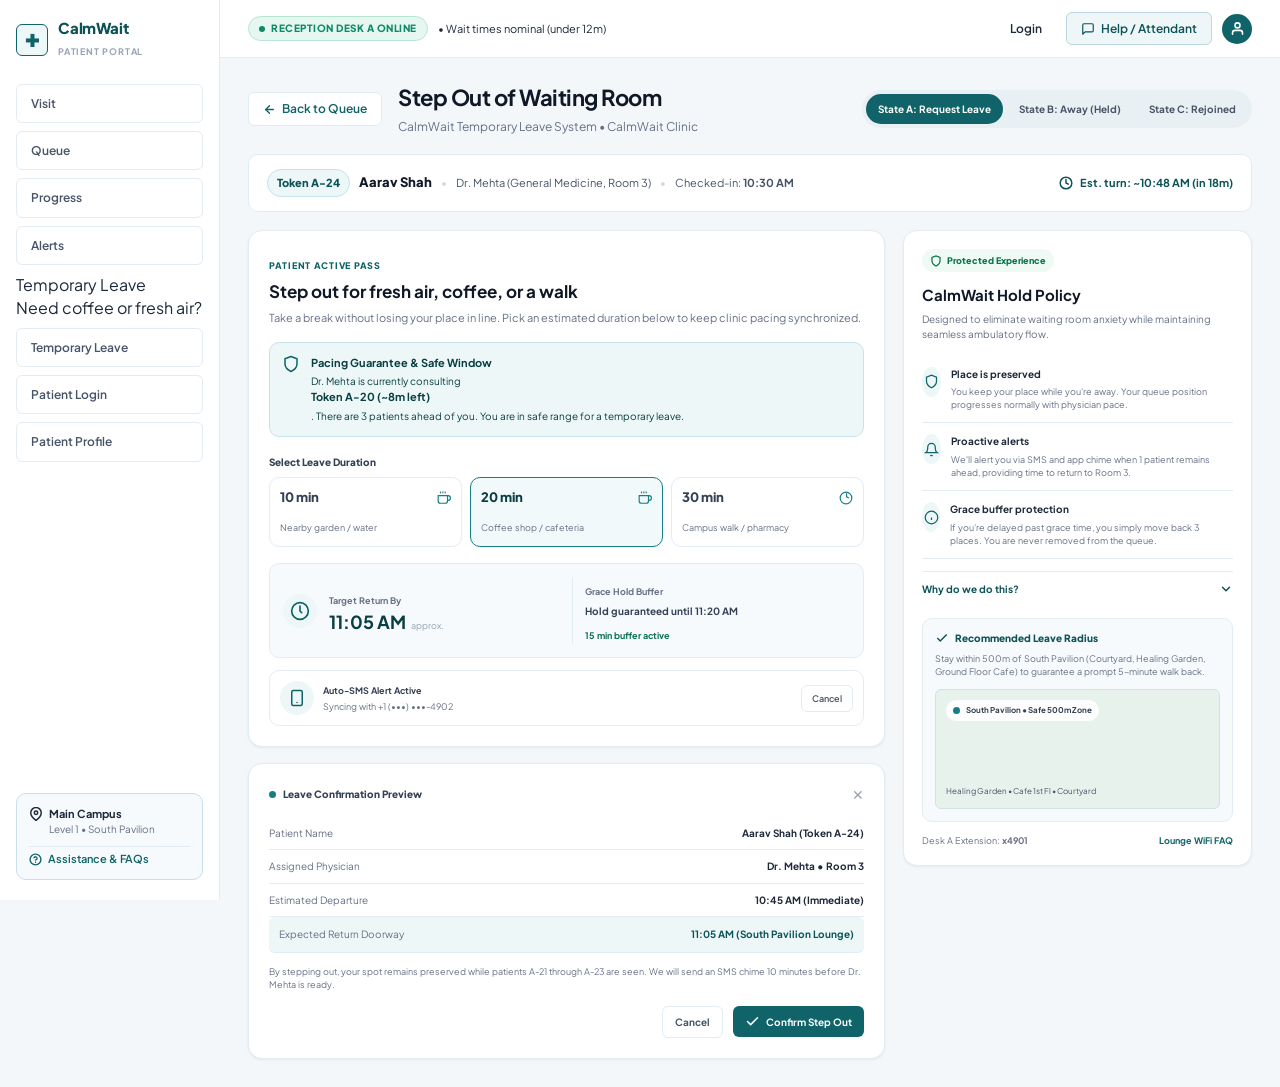
<file: index.html>
<!DOCTYPE html>
<html lang="en">
<head>
  <meta charset="UTF-8">
  <meta name="viewport" content="width=device-width, initial-scale=1.0">
  <title>CalmWait - Temporary Leave System</title>
  <link rel="preconnect" href="https://fonts.googleapis.com">
  <link rel="preconnect" href="https://fonts.gstatic.com" crossorigin>
  <link href="https://fonts.googleapis.com/css2?family=Plus+Jakarta+Sans:wght@400;500;600;700;800&display=swap" rel="stylesheet">
  <link rel="stylesheet" href="global/global.css">
  <link rel="stylesheet" href="index.css">
</head>
<body class="page-index">

  <div class="app-container">
    
    <!-- Sidebar -->
    <aside class="sidebar">
      <div class="sidebar-top">
        <div class="brand">
          <div class="brand-icon">✚</div>
          <div class="brand-text">
            <h1>CalmWait</h1>
            <span>Patient Portal</span>
          </div>
        </div>

        <nav class="nav-list">
          <a href="visit/visit.html" class="nav-item">Visit</a>
          <a href="que/que.html" class="nav-item">Queue</a>
          <a href="progress/progress.html" class="nav-item">Progress</a>
          <a href="notification/notification.html" class="nav-item">Alerts</a>
          <div class="nav-highlight-box">
            <span class="nav-highlight-tag">Temporary Leave</span>
            <p class="nav-highlight-title">Need coffee or fresh air?</p>
          </div>
                  <a href="index.html" class="nav-item">Temporary Leave</a>
          <a href="login/login.html" class="nav-item">Patient Login</a>
          <a href="pro/pro.html" class="nav-item">Patient Profile</a></nav>
      </div>

      <div class="sidebar-footer">
        <div class="location-info">
          <div class="loc-header">
            <svg width="14" height="14" viewBox="0 0 24 24" fill="none" stroke="currentColor" stroke-width="2.5" stroke-linecap="round" stroke-linejoin="round"><path d="M21 10c0 7-9 13-9 13s-9-6-9-13a9 9 0 0 1 18 0z"></path><circle cx="12" cy="10" r="3"></circle></svg>
            <span>Main Campus</span>
          </div>
          <p class="loc-sub">Level 1 • South Pavilion</p>
        </div>
        <a href="#" class="footer-link">
          <svg width="13" height="13" viewBox="0 0 24 24" fill="none" stroke="currentColor" stroke-width="2.5" stroke-linecap="round" stroke-linejoin="round"><circle cx="12" cy="12" r="10"></circle><path d="M9.09 9a3 3 0 0 1 5.83 1c0 2-3 3-3 3"></path><line x1="12" y1="17" x2="12.01" y2="17"></line></svg>
          Assistance &amp; FAQs
        </a>
      </div>
    </aside>

    <!-- Main Content Area -->
    <main class="main-content">

      <!-- Top Utility / Desk Status Bar -->
      <header class="utility-bar">
        <div class="desk-indicator">
          <span class="pulse-badge">
            <span class="pulse-dot"></span>
            Reception Desk A Online
          </span>
          <span class="desk-meta">• Wait times nominal (under 12m)</span>
        </div>

        <div class="account-actions">
          <a href="login/login.html" class="btn btn-login">Login</a>
          <button class="btn btn-support" type="button">
            <svg width="14" height="14" viewBox="0 0 24 24" fill="none" stroke="currentColor" stroke-width="2" stroke-linecap="round" stroke-linejoin="round"><path d="M21 15a2 2 0 0 1-2 2H7l-4 4V5a2 2 0 0 1 2-2h14a2 2 0 0 1 2 2z"></path></svg>
            Help / Attendant
          </button>
          <a href="pro/pro.html" class="profile-avatar" aria-label="Open patient profile">
            <svg width="15" height="15" viewBox="0 0 24 24" fill="none" stroke="currentColor" stroke-width="2.5" stroke-linecap="round" stroke-linejoin="round"><path d="M20 21v-2a4 4 0 0 0-4-4H8a4 4 0 0 0-4 4v2"></path><circle cx="12" cy="7" r="4"></circle></svg>
          </a>
        </div>
      </header>

      <!-- Step Navigation & State Flow -->
      <section class="flow-header">
        <div class="flow-title-group">
          <a href="que/que.html" class="btn btn-back">
            <svg width="13" height="13" viewBox="0 0 24 24" fill="none" stroke="currentColor" stroke-width="2.5" stroke-linecap="round" stroke-linejoin="round"><line x1="19" y1="12" x2="5" y2="12"></line><polyline points="12 19 5 12 12 5"></polyline></svg>
            Back to Queue
          </a>
          <div>
            <h2>Step Out of Waiting Room</h2>
            <p>CalmWait Temporary Leave System • CalmWait Clinic</p>
          </div>
        </div>

        <div class="state-segmented-control" role="tablist">
          <button class="state-tab active" role="tab" aria-selected="true">State A: Request Leave</button>
          <button class="state-tab" role="tab" aria-selected="false">State B: Away (Held)</button>
          <button class="state-tab" role="tab" aria-selected="false">State C: Rejoined</button>
        </div>
      </section>

      <!-- Live Patient Status Banner -->
      <section class="patient-status-strip">
        <div class="patient-metadata">
          <span class="token-pill">Token A-24</span>
          <span class="patient-name">Aarav Shah</span>
          <span class="meta-dot">•</span>
          <span class="doctor-detail">Dr. Mehta (General Medicine, Room 3)</span>
          <span class="meta-dot">•</span>
          <span class="checkin-time">Checked-in: <strong>10:30 AM</strong></span>
        </div>
        <div class="estimated-time">
          <svg width="14" height="14" viewBox="0 0 24 24" fill="none" stroke="currentColor" stroke-width="2.5" stroke-linecap="round" stroke-linejoin="round"><circle cx="12" cy="12" r="10"></circle><polyline points="12 6 12 12 16 14"></polyline></svg>
          <span>Est. turn: ~10:48 AM (in 18m)</span>
        </div>
      </section>

      <!-- Main Columns Grid -->
      <div class="content-columns">
        
        <!-- Left Column: Leave Selection & Confirmation -->
        <section class="selection-column">
          
          <!-- Leave Configuration Card -->
          <article class="card leave-card">
            <span class="tag-overline">Patient Active Pass</span>
            <h3 class="card-title">Step out for fresh air, coffee, or a walk</h3>
            <p class="card-subtitle">Take a break without losing your place in line. Pick an estimated duration below to keep clinic pacing synchronized.</p>

            <!-- Safe Window Banner -->
            <div class="info-alert">
              <div class="alert-icon">
                <svg width="18" height="18" viewBox="0 0 24 24" fill="none" stroke="currentColor" stroke-width="2" stroke-linecap="round" stroke-linejoin="round"><path d="M12 22s8-4 8-10V5l-8-3-8 3v7c0 6 8 10 8 10z"></path></svg>
              </div>
              <div class="alert-body">
                <strong>Pacing Guarantee &amp; Safe Window</strong>
                <p>Dr. Mehta is currently consulting <strong>Token A-20 (~8m left)</strong>. There are 3 patients ahead of you. You are in safe range for a temporary leave.</p>
              </div>
            </div>

            <!-- Duration Selector -->
            <div class="duration-section">
              <label class="section-label">Select Leave Duration</label>
              <div class="duration-options">
                <button class="duration-option" type="button">
                  <div class="duration-title-row">
                    <span class="duration-time">10 min</span>
                    <svg class="icon-subtle" width="14" height="14" viewBox="0 0 24 24" fill="none" stroke="currentColor" stroke-width="2"><path d="M18 8h1a4 4 0 0 1 0 8h-1"></path><path d="M2 8h16v9a4 4 0 0 1-4 4H6a4 4 0 0 1-4-4V8z"></path><line x1="6" y1="1" x2="6" y2="4"></line><line x1="10" y1="1" x2="10" y2="4"></line><line x1="14" y1="1" x2="14" y2="4"></line></svg>
                  </div>
                  <span class="duration-caption">Nearby garden / water</span>
                </button>

                <button class="duration-option active" type="button">
                  <div class="duration-title-row">
                    <span class="duration-time">20 min</span>
                    <svg class="icon-subtle" width="14" height="14" viewBox="0 0 24 24" fill="none" stroke="currentColor" stroke-width="2"><path d="M18 8h1a4 4 0 0 1 0 8h-1"></path><path d="M2 8h16v9a4 4 0 0 1-4 4H6a4 4 0 0 1-4-4V8z"></path><line x1="6" y1="1" x2="6" y2="4"></line><line x1="10" y1="1" x2="10" y2="4"></line><line x1="14" y1="1" x2="14" y2="4"></line></svg>
                  </div>
                  <span class="duration-caption">Coffee shop / cafeteria</span>
                </button>

                <button class="duration-option" type="button">
                  <div class="duration-title-row">
                    <span class="duration-time">30 min</span>
                    <svg class="icon-subtle" width="14" height="14" viewBox="0 0 24 24" fill="none" stroke="currentColor" stroke-width="2"><path d="M13 4v6l4 2"></path><circle cx="12" cy="12" r="10"></circle></svg>
                  </div>
                  <span class="duration-caption">Campus walk / pharmacy</span>
                </button>
              </div>
            </div>

            <!-- Return Estimate Display -->
            <div class="return-metrics-card">
              <div class="timer-badge">
                <svg width="20" height="20" viewBox="0 0 24 24" fill="none" stroke="currentColor" stroke-width="2" stroke-linecap="round" stroke-linejoin="round"><circle cx="12" cy="12" r="10"></circle><polyline points="12 6 12 12 14 14"></polyline></svg>
              </div>
              <div class="metric-block">
                <span class="metric-caption">Target Return By</span>
                <div class="return-clock">
                  <h4>11:05 AM</h4>
                  <small>approx.</small>
                </div>
              </div>
              <div class="buffer-block">
                <span class="buffer-title">Grace Hold Buffer</span>
                <p class="buffer-time">Hold guaranteed until 11:20 AM</p>
                <span class="buffer-tag">15 min buffer active</span>
              </div>
            </div>

            <!-- SMS Alerts Bar -->
            <div class="sms-card-row">
              <div class="sms-icon-group">
                <div class="phone-icon-wrap">
                  <svg width="18" height="18" viewBox="0 0 24 24" fill="none" stroke="currentColor" stroke-width="2" stroke-linecap="round" stroke-linejoin="round"><rect x="5" y="2" width="14" height="20" rx="2" ry="2"></rect><line x1="12" y1="18" x2="12.01" y2="18"></line></svg>
                </div>
                <div class="sms-meta">
                  <strong>Auto-SMS Alert Active</strong>
                  <p>Syncing with +1 (•••) •••-4902</p>
                </div>
              </div>
              <button class="btn btn-outline-sm" type="button">Cancel</button>
            </div>
          </article>

          <!-- Confirmation Card -->
          <article class="card confirmation-panel">
            <div class="panel-header">
              <div class="live-dot-tag">
                <span class="teal-dot"></span>
                <span>Leave Confirmation Preview</span>
              </div>
              <button class="icon-dismiss" aria-label="Close Preview" type="button">✕</button>
            </div>

            <div class="summary-list">
              <div class="summary-item">
                <span class="summary-key">Patient Name</span>
                <span class="summary-val">Aarav Shah (Token A-24)</span>
              </div>
              <div class="summary-item">
                <span class="summary-key">Assigned Physician</span>
                <span class="summary-val">Dr. Mehta • Room 3</span>
              </div>
              <div class="summary-item">
                <span class="summary-key">Estimated Departure</span>
                <span class="summary-val">10:45 AM (Immediate)</span>
              </div>
              <div class="summary-item highlight-item">
                <span class="summary-key">Expected Return Doorway</span>
                <span class="summary-val highlight">11:05 AM (South Pavilion Lounge)</span>
              </div>
            </div>

            <p class="panel-disclaimer">
              By stepping out, your spot remains preserved while patients A-21 through A-23 are seen. We will send an SMS chime 10 minutes before Dr. Mehta is ready.
            </p>

            <div class="panel-actions">
              <button class="btn btn-secondary-action" type="button">Cancel</button>
              <button class="btn btn-primary-action" type="button">
                <svg width="15" height="15" viewBox="0 0 24 24" fill="none" stroke="currentColor" stroke-width="2.5" stroke-linecap="round" stroke-linejoin="round"><polyline points="20 6 9 17 4 12"></polyline></svg>
                Confirm Step Out
              </button>
            </div>
          </article>
        </section>

        <!-- Right Column: Hold Policy & Map Radius -->
        <aside class="policy-column">
          <div class="card policy-card">
            
            <div class="policy-top">
              <span class="security-badge">
                <svg width="12" height="12" viewBox="0 0 24 24" fill="none" stroke="currentColor" stroke-width="2.5"><path d="M12 22s8-4 8-10V5l-8-3-8 3v7c0 6 8 10 8 10z"></path></svg>
                Protected Experience
              </span>
              <h3 class="policy-heading">CalmWait Hold Policy</h3>
              <p class="policy-lead">Designed to eliminate waiting room anxiety while maintaining seamless ambulatory flow.</p>
            </div>

            <div class="policy-points">
              <!-- Point 1 -->
              <div class="point-item">
                <div class="point-icon">
                  <svg width="15" height="15" viewBox="0 0 24 24" fill="none" stroke="currentColor" stroke-width="2"><path d="M12 22s8-4 8-10V5l-8-3-8 3v7c0 6 8 10 8 10z"></path></svg>
                </div>
                <div class="point-content">
                  <h4>Place is preserved</h4>
                  <p>You keep your place while you're away. Your queue position progresses normally with physician pace.</p>
                </div>
              </div>

              <!-- Point 2 -->
              <div class="point-item">
                <div class="point-icon">
                  <svg width="15" height="15" viewBox="0 0 24 24" fill="none" stroke="currentColor" stroke-width="2"><path d="M18 8A6 6 0 0 0 6 8c0 7-3 9-3 9h18s-3-2-3-9"></path><path d="M13.73 21a2 2 0 0 1-3.46 0"></path></svg>
                </div>
                <div class="point-content">
                  <h4>Proactive alerts</h4>
                  <p>We'll alert you via SMS and app chime when 1 patient remains ahead, providing time to return to Room 3.</p>
                </div>
              </div>

              <!-- Point 3 -->
              <div class="point-item">
                <div class="point-icon">
                  <svg width="15" height="15" viewBox="0 0 24 24" fill="none" stroke="currentColor" stroke-width="2"><circle cx="12" cy="12" r="10"></circle><line x1="12" y1="16" x2="12" y2="12"></line><line x1="12" y1="8" x2="12.01" y2="8"></line></svg>
                </div>
                <div class="point-content">
                  <h4>Grace buffer protection</h4>
                  <p>If you're delayed past grace time, you simply move back 3 places. You are never removed from the queue.</p>
                </div>
              </div>
            </div>

            <!-- Accordion Widget -->
            <button class="accordion-header" type="button">
              <span>Why do we do this?</span>
              <svg width="14" height="14" viewBox="0 0 24 24" fill="none" stroke="currentColor" stroke-width="2.5" stroke-linecap="round" stroke-linejoin="round"><polyline points="6 9 12 15 18 9"></polyline></svg>
            </button>

            <!-- Map / Radius Card -->
            <div class="leave-radius-widget">
              <div class="widget-title">
                <svg width="14" height="14" viewBox="0 0 24 24" fill="none" stroke="currentColor" stroke-width="2.5"><polyline points="20 6 9 17 4 12"></polyline></svg>
                <span>Recommended Leave Radius</span>
              </div>
              <p class="widget-body">Stay within 500m of South Pavilion (Courtyard, Healing Garden, Ground Floor Cafe) to guarantee a prompt 5-minute walk back.</p>

              <div class="mock-map">
                <div class="map-badge">
                  <span class="geo-pin"></span>
                  <span>South Pavilion • Safe 500m Zone</span>
                </div>
                <span class="map-sub">Healing Garden • Cafe 1st Fl • Courtyard</span>
              </div>
            </div>

            <!-- Footer Details -->
            <div class="policy-bottom-row">
              <span>Desk A Extension: <strong>x4901</strong></span>
              <a href="#" class="wifi-link">Lounge WiFi FAQ</a>
            </div>

          </div>
        </aside>

      </div>
    </main>

  </div>

</body>
</html>
</file>
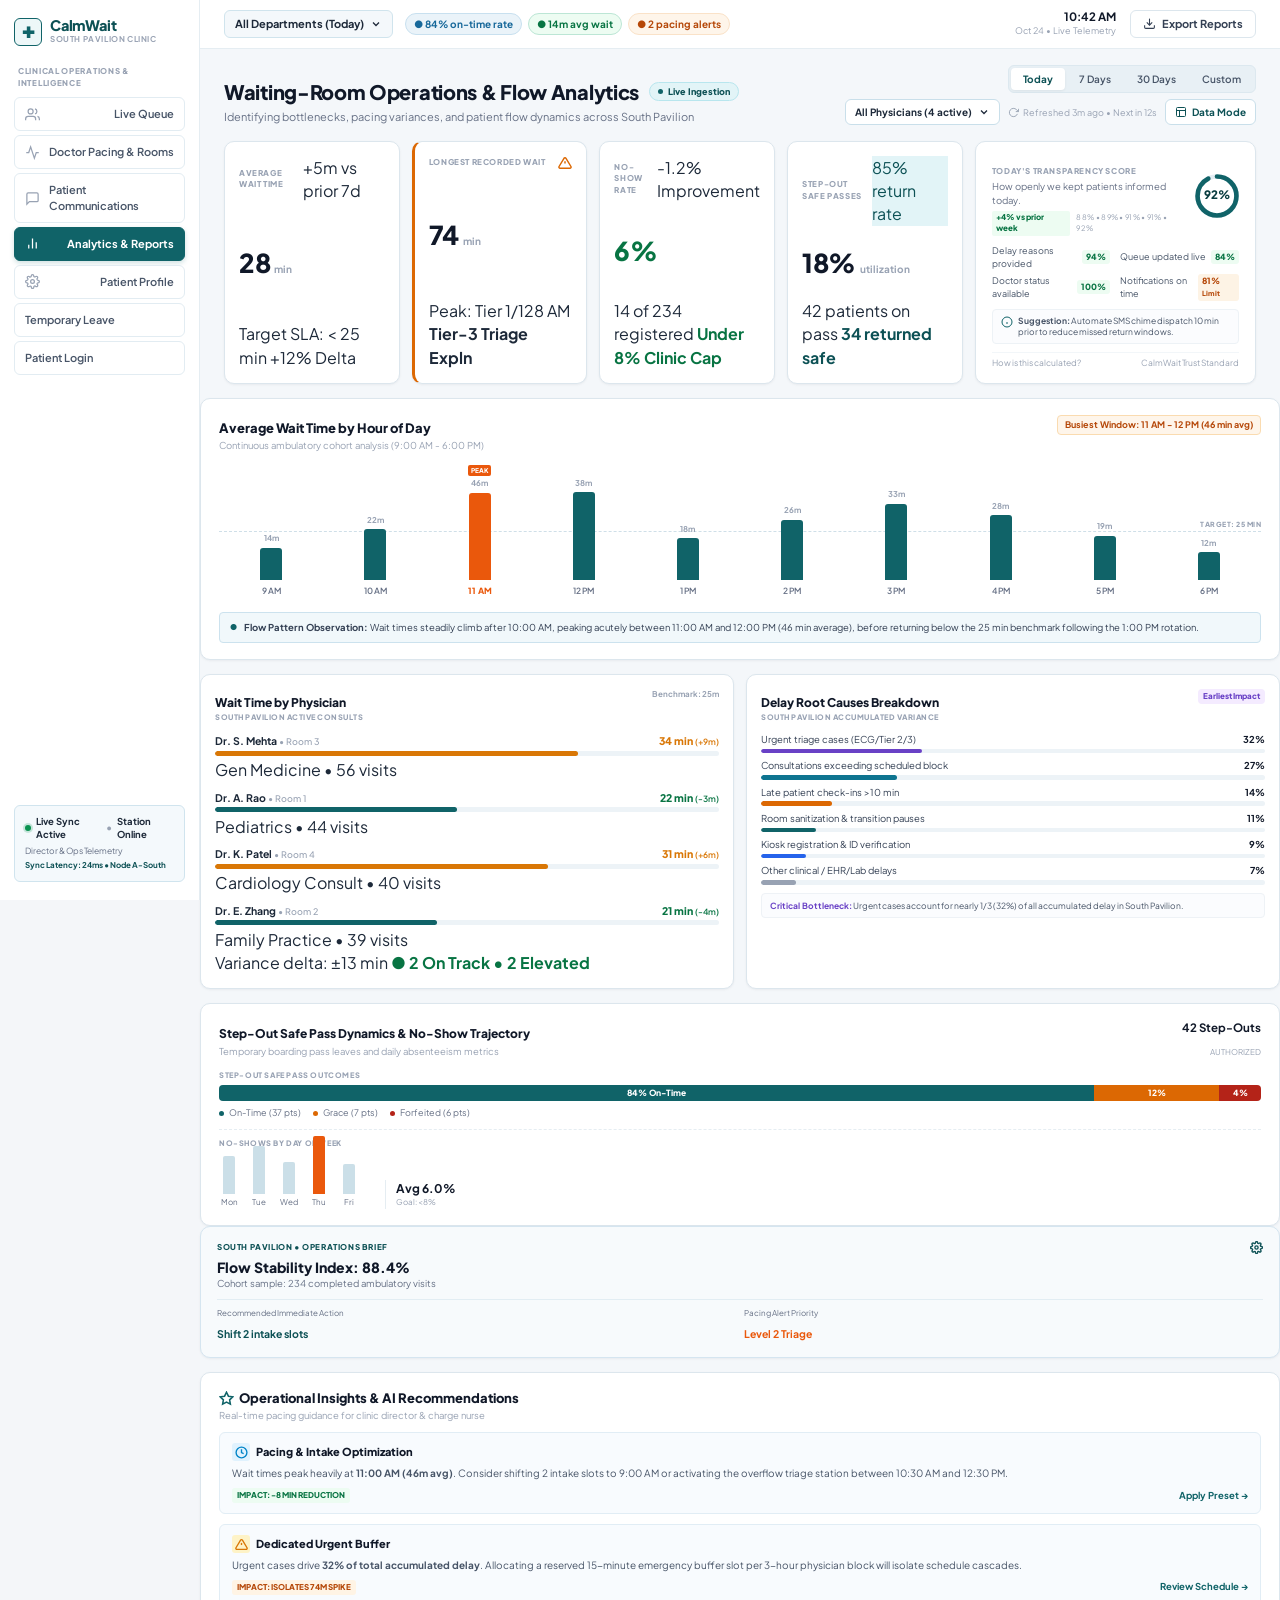
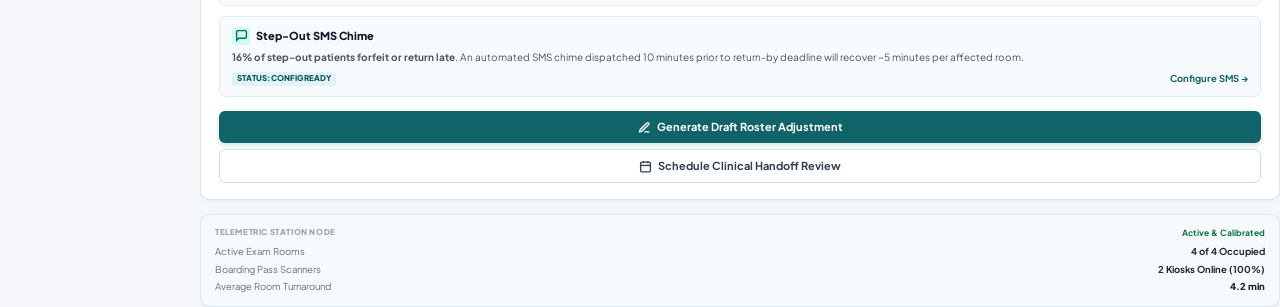
<file: anal/anal.html>
<!DOCTYPE html>
<html lang="en">
<head>
  <meta charset="UTF-8">
  <meta name="viewport" content="width=device-width, initial-scale=1.0">
  <title>CalmWait - Clinic Analytics & Reports</title>
  <link rel="preconnect" href="https://fonts.googleapis.com">
  <link rel="preconnect" href="https://fonts.gstatic.com" crossorigin>
  <link href="https://fonts.googleapis.com/css2?family=Plus+Jakarta+Sans:wght@400;500;600;700;800&display=swap" rel="stylesheet">
  <link rel="stylesheet" href="../global/global.css">
  <link rel="stylesheet" href="analytics.css">
</head>
<body class="page-analytics">

  <div class="app-container">
    
    <!-- Sidebar Navigation -->
    <aside class="sidebar">
      <div class="sidebar-top">
        <div class="brand">
          <div class="brand-icon">✚</div>
          <div class="brand-text">
            <h1>CalmWait</h1>
            <span>South Pavilion Clinic</span>
          </div>
        </div>

        <div class="sidebar-section-label">Clinical Operations &amp; Intelligence</div>

        <nav class="nav-list">
          <a href="../conn/conn.html" class="nav-item">
            <svg width="15" height="15" viewBox="0 0 24 24" fill="none" stroke="currentColor" stroke-width="2"><path d="M17 21v-2a4 4 0 0 0-4-4H5a4 4 0 0 0-4 4v2"></path><circle cx="9" cy="7" r="4"></circle><path d="M23 21v-2a4 4 0 0 0-3-3.87"></path><path d="M16 3.13a4 4 0 0 1 0 7.75"></path></svg>
            <span>Live Queue</span>
          </a>
          <a href="../conn/conn.html#doctor-pacing" class="nav-item">
            <svg width="15" height="15" viewBox="0 0 24 24" fill="none" stroke="currentColor" stroke-width="2"><path d="M22 12h-4l-3 9L9 3l-3 9H2"></path></svg>
            <span>Doctor Pacing &amp; Rooms</span>
          </a>
          <a href="../notification/notification.html" class="nav-item">
            <svg width="15" height="15" viewBox="0 0 24 24" fill="none" stroke="currentColor" stroke-width="2"><path d="M21 15a2 2 0 0 1-2 2H7l-4 4V5a2 2 0 0 1 2-2h14a2 2 0 0 1 2 2z"></path></svg>
            <span>Patient Communications</span>
          </a>
          <a href="../anal/anal.html" class="nav-item active">
            <svg width="15" height="15" viewBox="0 0 24 24" fill="none" stroke="currentColor" stroke-width="2"><line x1="18" y1="20" x2="18" y2="10"></line><line x1="12" y1="20" x2="12" y2="4"></line><line x1="6" y1="20" x2="6" y2="14"></line></svg>
            <span>Analytics &amp; Reports</span>
          </a>
          <a href="../pro/pro.html" class="nav-item">
            <svg width="15" height="15" viewBox="0 0 24 24" fill="none" stroke="currentColor" stroke-width="2"><circle cx="12" cy="12" r="3"></circle><path d="M19.4 15a1.65 1.65 0 0 0 .33 1.82l.06.06a2 2 0 0 1 0 2.83 2 2 0 0 1-2.83 0l-.06-.06a1.65 1.65 0 0 0-1.82-.33 1.65 1.65 0 0 0-1 1.51V21a2 2 0 0 1-2 2 2 2 0 0 1-2-2v-.09A1.65 1.65 0 0 0 9 19.4a1.65 1.65 0 0 0-1.82.33l-.06.06a2 2 0 0 1-2.83 0 2 2 0 0 1 0-2.83l.06-.06a1.65 1.65 0 0 0 .33-1.82 1.65 1.65 0 0 0-1.51-1H3a2 2 0 0 1-2-2 2 2 0 0 1 2-2h.09A1.65 1.65 0 0 0 4.6 9a1.65 1.65 0 0 0-.33-1.82l-.06-.06a2 2 0 0 1 0-2.83 2 2 0 0 1 2.83 0l.06.06a1.65 1.65 0 0 0 1.82.33H9a1.65 1.65 0 0 0 1-1.51V3a2 2 0 0 1 2-2 2 2 0 0 1 2 2v.09a1.65 1.65 0 0 0 1 1.51 1.65 1.65 0 0 0 1.82-.33l.06-.06a2 2 0 0 1 2.83 0 2 2 0 0 1 0 2.83l-.06.06a1.65 1.65 0 0 0-.33 1.82V9a1.65 1.65 0 0 0 1.51 1H21a2 2 0 0 1 2 2 2 2 0 0 1-2 2h-.09a1.65 1.65 0 0 0-1.51 1z"></path></svg>
            <span>Patient Profile</span>
          </a>
                  <a href="../index.html" class="nav-item">Temporary Leave</a>
          <a href="../login/login.html" class="nav-item">Patient Login</a></nav>
      </div>

      <!-- Sidebar Status Telemetry -->
      <div class="sidebar-telemetry-box">
        <div class="telemetry-node-status">
          <span class="live-pulse-dot"></span>
          <strong>Live Sync Active</strong>
          <span class="muted-dot">•</span>
          <span>Station Online</span>
        </div>
        <p class="telemetry-role">Director &amp; Ops Telemetry</p>
        <span class="telemetry-latency">Sync Latency: 24ms • Node A-South</span>
      </div>
    </aside>

    <!-- Main Content Area -->
    <main class="main-content">

      <!-- Top Utility Header -->
      <header class="utility-bar">
        <div class="header-left-tools">
          <button class="btn btn-dept-select" type="button">
            <span>All Departments (Today)</span>
            <svg width="12" height="12" viewBox="0 0 24 24" fill="none" stroke="currentColor" stroke-width="2.5"><polyline points="6 9 12 15 18 9"></polyline></svg>
          </button>
          
          <div class="telemetry-pill-group">
            <span class="tele-chip chip-blue">● 84% on-time rate</span>
            <span class="tele-chip chip-green">● 14m avg wait</span>
            <span class="tele-chip chip-orange">● 2 pacing alerts</span>
          </div>
        </div>

        <div class="header-right-tools">
          <div class="tele-time-box">
            <strong>10:42 AM</strong>
            <small>Oct 24 • Live Telemetry</small>
          </div>
          <button class="btn btn-export" type="button">
            <svg width="13" height="13" viewBox="0 0 24 24" fill="none" stroke="currentColor" stroke-width="2"><path d="M21 15v4a2 2 0 0 1-2 2H5a2 2 0 0 1-2-2v-4"></path><polyline points="7 10 12 15 17 10"></polyline><line x1="12" y1="15" x2="12" y2="3"></line></svg>
            Export Reports
          </button>
        </div>
      </header>

      <!-- Page Title & Operational Filter Ribbon -->
      <section class="operations-filter-ribbon">
        <div class="ribbon-title-col">
          <div class="heading-with-chip">
            <h2>Waiting-Room Operations &amp; Flow Analytics</h2>
            <span class="ingestion-badge">
              <span class="ingestion-dot"></span>
              Live Ingestion
            </span>
          </div>
          <p class="ribbon-subtitle">Identifying bottlenecks, pacing variances, and patient flow dynamics across South Pavilion</p>
        </div>

        <div class="ribbon-controls-col">
          <div class="time-range-segments" role="tablist">
            <button class="segment-btn active" type="button">Today</button>
            <button class="segment-btn" type="button">7 Days</button>
            <button class="segment-btn" type="button">30 Days</button>
            <button class="segment-btn" type="button">Custom</button>
          </div>

          <div class="filter-dropdown-row">
            <button class="btn btn-physician-select" type="button">
              <span>All Physicians (4 active)</span>
              <svg width="12" height="12" viewBox="0 0 24 24" fill="none" stroke="currentColor" stroke-width="2.5"><polyline points="6 9 12 15 18 9"></polyline></svg>
            </button>
            <span class="auto-refresh-tag">
              <svg width="11" height="11" viewBox="0 0 24 24" fill="none" stroke="currentColor" stroke-width="2"><polyline points="23 4 23 10 17 10"></polyline><path d="M20.49 15a9 9 0 1 1-2.12-9.36L23 10"></path></svg>
              Refreshed 3m ago • Next in 12s
            </span>
            <button class="btn btn-data-mode" type="button">
              <svg width="12" height="12" viewBox="0 0 24 24" fill="none" stroke="currentColor" stroke-width="2"><rect x="3" y="3" width="18" height="18" rx="2" ry="2"></rect><line x1="3" y1="9" x2="21" y2="9"></line><line x1="9" y1="21" x2="9" y2="9"></line></svg>
              Data Mode
            </button>
          </div>
        </div>
      </section>

      <!-- KPI Summary Row (5 Cards) -->
      <section class="kpi-metrics-row">
        
        <!-- KPI 1: Average Wait Time -->
        <article class="card kpi-card">
          <div class="kpi-top">
            <span class="kpi-label">AVERAGE WAIT TIME</span>
            <span class="badge-kpi-delta">+5m vs prior 7d</span>
          </div>
          <div class="kpi-value-row">
            <h3>28</h3>
            <span class="kpi-unit">min</span>
          </div>
          <div class="kpi-footer-meta">
            <span>Target SLA: &lt; 25 min</span>
            <span class="kpi-delta-tag red">+12% Delta</span>
          </div>
        </article>

        <!-- KPI 2: Longest Recorded Wait -->
        <article class="card kpi-card alert-kpi">
          <div class="kpi-top">
            <span class="kpi-label">LONGEST RECORDED WAIT</span>
            <svg class="alert-icon" width="14" height="14" viewBox="0 0 24 24" fill="none" stroke="currentColor" stroke-width="2.5"><path d="M10.29 3.86L1.82 18a2 2 0 0 0 1.71 3h16.94a2 2 0 0 0 1.71-3L13.71 3.86a2 2 0 0 0-3.42 0z"></path><line x1="12" y1="9" x2="12" y2="13"></line><line x1="12" y1="17" x2="12.01" y2="17"></line></svg>
          </div>
          <div class="kpi-value-row">
            <h3>74</h3>
            <span class="kpi-unit">min</span>
          </div>
          <div class="kpi-footer-meta">
            <span>Peak: Tier 1/128 AM</span>
            <span class="kpi-sub-text">Tier-3 Triage Expln</span>
          </div>
        </article>

        <!-- KPI 3: No-Show Rate -->
        <article class="card kpi-card">
          <div class="kpi-top">
            <span class="kpi-label">NO-SHOW RATE</span>
            <span class="badge-kpi-delta green">-1.2% Improvement</span>
          </div>
          <div class="kpi-value-row">
            <h3 class="green-val">6%</h3>
          </div>
          <div class="kpi-footer-meta">
            <span>14 of 234 registered</span>
            <span class="kpi-sub-text green">Under 8% Clinic Cap</span>
          </div>
        </article>

        <!-- KPI 4: Step-Out Safe Passes -->
        <article class="card kpi-card">
          <div class="kpi-top">
            <span class="kpi-label">STEP-OUT SAFE PASSES</span>
            <span class="badge-kpi-delta cyan">85% return rate</span>
          </div>
          <div class="kpi-value-row">
            <h3>18%</h3>
            <span class="kpi-unit">utilization</span>
          </div>
          <div class="kpi-footer-meta">
            <span>42 patients on pass</span>
            <span class="kpi-sub-text cyan">34 returned safe</span>
          </div>
        </article>

        <!-- KPI 5: Transparency Score Breakdown (Wider Card) -->
        <article class="card transparency-score-card">
          <div class="transparency-header">
            <div class="transparency-title-group">
              <span class="kpi-label">Today's Transparency Score</span>
              <p>How openly we kept patients informed today.</p>
              <div class="trend-tag-row">
                <span class="trend-pill">+4% vs prior week</span>
                <span class="sparkline-dots">88% • 89% • 91% • 91% • 92%</span>
              </div>
            </div>
            
            <div class="gauge-ring-box">
              <svg class="circular-chart" viewBox="0 0 36 36">
                <path class="circle-bg" d="M18 2.0845 a 15.9155 15.9155 0 0 1 0 31.831 a 15.9155 15.9155 0 0 1 0 -31.831"/>
                <path class="circle-progress" stroke-dasharray="92, 100" d="M18 2.0845 a 15.9155 15.9155 0 0 1 0 31.831 a 15.9155 15.9155 0 0 1 0 -31.831"/>
                <text x="18" y="20.5" class="percentage">92%</text>
              </svg>
            </div>
          </div>

          <div class="transparency-metrics-grid">
            <div class="t-metric-row">
              <span class="t-name">Delay reasons provided</span>
              <span class="t-badge green">94%</span>
            </div>
            <div class="t-metric-row">
              <span class="t-name">Queue updated live</span>
              <span class="t-badge green">84%</span>
            </div>
            <div class="t-metric-row">
              <span class="t-name">Doctor status available</span>
              <span class="t-badge green">100%</span>
            </div>
            <div class="t-metric-row">
              <span class="t-name">Notifications on time</span>
              <span class="t-badge amber">81% <small>Limit</small></span>
            </div>
          </div>

          <div class="transparency-suggestion">
            <svg width="12" height="12" viewBox="0 0 24 24" fill="none" stroke="currentColor" stroke-width="2"><circle cx="12" cy="12" r="10"></circle><line x1="12" y1="16" x2="12" y2="12"></line><line x1="12" y1="8" x2="12.01" y2="8"></line></svg>
            <span><strong>Suggestion:</strong> Automate SMS chime dispatch 10 min prior to reduce missed return windows.</span>
          </div>

          <div class="transparency-footer">
            <a href="#">How is this calculated?</a>
            <span>CalmWait Trust Standard</span>
          </div>
        </article>

      </section>

      <!-- Main Operational Analytics Grid (2 Columns) -->
      <div class="analytics-main-grid">
        
        <!-- Left Column: Hourly Curve, Doctor Benchmarks, Root Causes, Trajectory -->
        <div class="analytics-left-col">

          <!-- Average Wait Time by Hour Chart Card -->
          <article class="card hourly-chart-card">
            <div class="chart-header-row">
              <div>
                <span class="section-card-title">Average Wait Time by Hour of Day</span>
                <p class="section-card-sub">Continuous ambulatory cohort analysis (9:00 AM - 6:00 PM)</p>
              </div>
              <span class="peak-window-pill">
                Busiest Window: <strong>11 AM - 12 PM (46 min avg)</strong>
              </span>
            </div>

            <!-- CSS Bar Chart Component -->
            <div class="hourly-bar-chart-container">
              <div class="target-benchmark-line" style="bottom: 50%;">
                <span class="target-line-tag">TARGET: 25 MIN</span>
              </div>

              <div class="bar-chart-flex">
                <!-- 9 AM -->
                <div class="bar-col">
                  <span class="bar-val">14m</span>
                  <div class="bar-fill" style="height: 28%;"></div>
                  <span class="bar-label">9 AM</span>
                </div>
                <!-- 10 AM -->
                <div class="bar-col">
                  <span class="bar-val">22m</span>
                  <div class="bar-fill" style="height: 44%;"></div>
                  <span class="bar-label">10 AM</span>
                </div>
                <!-- 11 AM (PEAK) -->
                <div class="bar-col peak">
                  <span class="peak-tag">PEAK</span>
                  <span class="bar-val">46m</span>
                  <div class="bar-fill peak-bar" style="height: 92%;"></div>
                  <span class="bar-label highlight">11 AM</span>
                </div>
                <!-- 12 PM -->
                <div class="bar-col">
                  <span class="bar-val">38m</span>
                  <div class="bar-fill" style="height: 76%;"></div>
                  <span class="bar-label">12 PM</span>
                </div>
                <!-- 1 PM -->
                <div class="bar-col">
                  <span class="bar-val">18m</span>
                  <div class="bar-fill" style="height: 36%;"></div>
                  <span class="bar-label">1 PM</span>
                </div>
                <!-- 2 PM -->
                <div class="bar-col">
                  <span class="bar-val">26m</span>
                  <div class="bar-fill" style="height: 52%;"></div>
                  <span class="bar-label">2 PM</span>
                </div>
                <!-- 3 PM -->
                <div class="bar-col">
                  <span class="bar-val">33m</span>
                  <div class="bar-fill" style="height: 66%;"></div>
                  <span class="bar-label">3 PM</span>
                </div>
                <!-- 4 PM -->
                <div class="bar-col">
                  <span class="bar-val">28m</span>
                  <div class="bar-fill" style="height: 56%;"></div>
                  <span class="bar-label">4 PM</span>
                </div>
                <!-- 5 PM -->
                <div class="bar-col">
                  <span class="bar-val">19m</span>
                  <div class="bar-fill" style="height: 38%;"></div>
                  <span class="bar-label">5 PM</span>
                </div>
                <!-- 6 PM -->
                <div class="bar-col">
                  <span class="bar-val">12m</span>
                  <div class="bar-fill" style="height: 24%;"></div>
                  <span class="bar-label">6 PM</span>
                </div>
              </div>
            </div>

            <!-- Flow Pattern Observation Box -->
            <div class="observation-callout">
              <div class="callout-indicator">●</div>
              <p>
                <strong>Flow Pattern Observation:</strong> Wait times steadily climb after 10:00 AM, peaking acutely between 11:00 AM and 12:00 PM (46 min average), before returning below the 25 min benchmark following the 1:00 PM rotation.
              </p>
            </div>
          </article>

          <!-- 2-Grid Sub-Section: Physician Wait Times & Root Causes -->
          <div class="sub-analytics-grid">
            
            <!-- Card A: Wait Time by Physician -->
            <article class="card physician-benchmark-card">
              <div class="sub-header-row">
                <div>
                  <span class="sub-card-title">Wait Time by Physician</span>
                  <span class="sub-card-sub">SOUTH PAVILION ACTIVE CONSULTS</span>
                </div>
                <span class="benchmark-tag">Benchmark: 25m</span>
              </div>

              <div class="physician-rows-list">
                <!-- Dr. S. Mehta -->
                <div class="physician-row">
                  <div class="p-info-head">
                    <strong>Dr. S. Mehta <small>• Room 3</small></strong>
                    <span class="p-time orange">34 min <small>(+9m)</small></span>
                  </div>
                  <div class="progress-bar-bg">
                    <div class="progress-bar-fill orange" style="width: 72%;"></div>
                  </div>
                  <div class="p-row-meta">Gen Medicine • 56 visits</div>
                </div>

                <!-- Dr. A. Rao -->
                <div class="physician-row">
                  <div class="p-info-head">
                    <strong>Dr. A. Rao <small>• Room 1</small></strong>
                    <span class="p-time green">22 min <small>(-3m)</small></span>
                  </div>
                  <div class="progress-bar-bg">
                    <div class="progress-bar-fill green" style="width: 48%;"></div>
                  </div>
                  <div class="p-row-meta">Pediatrics • 44 visits</div>
                </div>

                <!-- Dr. K. Patel -->
                <div class="physician-row">
                  <div class="p-info-head">
                    <strong>Dr. K. Patel <small>• Room 4</small></strong>
                    <span class="p-time orange">31 min <small>(+6m)</small></span>
                  </div>
                  <div class="progress-bar-bg">
                    <div class="progress-bar-fill orange" style="width: 66%;"></div>
                  </div>
                  <div class="p-row-meta">Cardiology Consult • 40 visits</div>
                </div>

                <!-- Dr. E. Zhang -->
                <div class="physician-row">
                  <div class="p-info-head">
                    <strong>Dr. E. Zhang <small>• Room 2</small></strong>
                    <span class="p-time green">21 min <small>(-4m)</small></span>
                  </div>
                  <div class="progress-bar-bg">
                    <div class="progress-bar-fill green" style="width: 44%;"></div>
                  </div>
                  <div class="p-row-meta">Family Practice • 39 visits</div>
                </div>
              </div>

              <div class="physician-footer-summary">
                <span>Variance delta: ±13 min</span>
                <span class="on-track-tag">● 2 On Track • 2 Elevated</span>
              </div>
            </article>

            <!-- Card B: Delay Root Causes Breakdown -->
            <article class="card root-causes-card">
              <div class="sub-header-row">
                <div>
                  <span class="sub-card-title">Delay Root Causes Breakdown</span>
                  <span class="sub-card-sub">SOUTH PAVILION ACCUMULATED VARIANCE</span>
                </div>
                <span class="earliest-impact-badge">Earliest Impact</span>
              </div>

              <div class="cause-bars-list">
                <div class="cause-row">
                  <div class="c-head">
                    <span>Urgent triage cases (ECG/Tier 2/3)</span>
                    <strong>32%</strong>
                  </div>
                  <div class="cause-track"><div class="cause-fill purple" style="width: 32%;"></div></div>
                </div>

                <div class="cause-row">
                  <div class="c-head">
                    <span>Consultations exceeding scheduled block</span>
                    <strong>27%</strong>
                  </div>
                  <div class="cause-track"><div class="cause-fill cyan" style="width: 27%;"></div></div>
                </div>

                <div class="cause-row">
                  <div class="c-head">
                    <span>Late patient check-ins >10 min</span>
                    <strong>14%</strong>
                  </div>
                  <div class="cause-track"><div class="cause-fill orange" style="width: 14%;"></div></div>
                </div>

                <div class="cause-row">
                  <div class="c-head">
                    <span>Room sanitization &amp; transition pauses</span>
                    <strong>11%</strong>
                  </div>
                  <div class="cause-track"><div class="cause-fill teal" style="width: 11%;"></div></div>
                </div>

                <div class="cause-row">
                  <div class="c-head">
                    <span>Kiosk registration &amp; ID verification</span>
                    <strong>9%</strong>
                  </div>
                  <div class="cause-track"><div class="cause-fill blue" style="width: 9%;"></div></div>
                </div>

                <div class="cause-row">
                  <div class="c-head">
                    <span>Other clinical / EHR/Lab delays</span>
                    <strong>7%</strong>
                  </div>
                  <div class="cause-track"><div class="cause-fill gray" style="width: 7%;"></div></div>
                </div>
              </div>

              <div class="critical-bottleneck-callout">
                <strong>Critical Bottleneck:</strong> Urgent cases account for nearly 1/3 (32%) of all accumulated delay in South Pavilion.
              </div>
            </article>

          </div>

          <!-- Card: Step-Out Safe Pass Dynamics & No-Show Trajectory -->
          <article class="card stepout-trajectory-card">
            <div class="stepout-head-row">
              <div>
                <span class="sub-card-title">Step-Out Safe Pass Dynamics &amp; No-Show Trajectory</span>
                <p class="section-card-sub">Temporary boarding pass leaves and daily absenteeism metrics</p>
              </div>
              <div class="auth-counter">
                <strong>42 Step-Outs</strong>
                <small>Authorized</small>
              </div>
            </div>

            <div class="stepout-outcomes-container">
              <span class="micro-label">STEP-OUT SAFE PASS OUTCOMES</span>
              
              <!-- Stacked Segment Bar -->
              <div class="stacked-progress-bar">
                <div class="seg-fill seg-green" style="width: 84%;">84% On-Time</div>
                <div class="seg-fill seg-orange" style="width: 12%;">12%</div>
                <div class="seg-fill seg-red" style="width: 4%;">4%</div>
              </div>

              <div class="stacked-legend">
                <span><span class="legend-dot green"></span> On-Time (37 pts)</span>
                <span><span class="legend-dot orange"></span> Grace (7 pts)</span>
                <span><span class="legend-dot red"></span> Forfeited (6 pts)</span>
              </div>
            </div>

            <!-- Mini Daily No-Show Trajectory Bar -->
            <div class="no-show-bars-strip">
              <span class="micro-label">NO-SHOWS BY DAY OF WEEK</span>
              <div class="daily-bars-flex">
                <div class="d-col">
                  <div class="d-bar" style="height: 38px;"></div>
                  <span>Mon</span>
                </div>
                <div class="d-col">
                  <div class="d-bar" style="height: 48px;"></div>
                  <span>Tue</span>
                </div>
                <div class="d-col">
                  <div class="d-bar" style="height: 32px;"></div>
                  <span>Wed</span>
                </div>
                <div class="d-col highlight">
                  <div class="d-bar orange" style="height: 58px;"></div>
                  <span>Thu</span>
                </div>
                <div class="d-col">
                  <div class="d-bar" style="height: 30px;"></div>
                  <span>Fri</span>
                </div>
                <div class="avg-tag-box">
                  <strong>Avg 6.0%</strong>
                  <small>Goal: &lt;8%</small>
                </div>
              </div>
            </div>
          </article>

        </div>

        <!-- Right Column: Operations Brief, AI Recommendations, Node Telemetry -->
        <aside class="analytics-right-col">

          <!-- Operations Brief Header Card -->
          <article class="card ops-brief-card">
            <div class="brief-top-badge">
              <span>SOUTH PAVILION • OPERATIONS BRIEF</span>
              <svg width="13" height="13" viewBox="0 0 24 24" fill="none" stroke="currentColor" stroke-width="2.5"><circle cx="12" cy="12" r="3"></circle><path d="M19.4 15a1.65 1.65 0 0 0 .33 1.82l.06.06a2 2 0 0 1 0 2.83 2 2 0 0 1-2.83 0l-.06-.06a1.65 1.65 0 0 0-1.82-.33 1.65 1.65 0 0 0-1 1.51V21a2 2 0 0 1-2 2 2 2 0 0 1-2-2v-.09A1.65 1.65 0 0 0 9 19.4a1.65 1.65 0 0 0-1.82.33l-.06.06a2 2 0 0 1-2.83 0 2 2 0 0 1 0-2.83l.06-.06a1.65 1.65 0 0 0 .33-1.82 1.65 1.65 0 0 0-1.51-1H3a2 2 0 0 1-2-2 2 2 0 0 1 2-2h.09A1.65 1.65 0 0 0 4.6 9a1.65 1.65 0 0 0-.33-1.82l-.06-.06a2 2 0 0 1 0-2.83 2 2 0 0 1 2.83 0l.06.06a1.65 1.65 0 0 0 1.82.33H9a1.65 1.65 0 0 0 1-1.51V3a2 2 0 0 1 2-2 2 2 0 0 1 2 2v.09a1.65 1.65 0 0 0 1 1.51 1.65 1.65 0 0 0 1.82-.33l.06-.06a2 2 0 0 1 2.83 0 2 2 0 0 1 0 2.83l-.06.06a1.65 1.65 0 0 0-.33 1.82V9a1.65 1.65 0 0 0 1.51 1H21a2 2 0 0 1 2 2 2 2 0 0 1-2 2h-.09a1.65 1.65 0 0 0-1.51 1z"></path></svg>
            </div>

            <div class="stability-index-row">
              <h3>Flow Stability Index: 88.4%</h3>
              <p>Cohort sample: 234 completed ambulatory visits</p>
            </div>

            <div class="brief-metrics-grid">
              <div class="brief-m-item">
                <span>Recommended Immediate Action</span>
                <strong class="teal-val">Shift 2 intake slots</strong>
              </div>
              <div class="brief-m-item">
                <span>Pacing Alert Priority</span>
                <strong class="orange-badge">Level 2 Triage</strong>
              </div>
            </div>
          </article>

          <!-- Operational Insights & AI Recommendations Card -->
          <article class="card ai-recommendations-card">
            <div class="ai-head-row">
              <div class="ai-title-wrap">
                <svg width="15" height="15" viewBox="0 0 24 24" fill="none" stroke="currentColor" stroke-width="2.5"><polygon points="12 2 15.09 8.26 22 9.27 17 14.14 18.18 21.02 12 17.77 5.82 21.02 7 14.14 2 9.27 8.91 8.26 12 2"></polygon></svg>
                <h3>Operational Insights &amp; AI Recommendations</h3>
              </div>
              <p class="ai-sub">Real-time pacing guidance for clinic director &amp; charge nurse</p>
            </div>

            <!-- Recommendation Item 1 -->
            <div class="rec-card">
              <div class="rec-top">
                <div class="rec-badge-icon blue">
                  <svg width="13" height="13" viewBox="0 0 24 24" fill="none" stroke="currentColor" stroke-width="2.5"><circle cx="12" cy="12" r="10"></circle><polyline points="12 6 12 12 16 14"></polyline></svg>
                </div>
                <h4>Pacing &amp; Intake Optimization</h4>
              </div>
              <p class="rec-text">
                Wait times peak heavily at <strong>11:00 AM (46m avg)</strong>. Consider shifting 2 intake slots to 9:00 AM or activating the overflow triage station between 10:30 AM and 12:30 PM.
              </p>
              <div class="rec-actions-bar">
                <span class="impact-pill green">IMPACT: -8 MIN REDUCTION</span>
                <a href="#" class="rec-link">Apply Preset →</a>
              </div>
            </div>

            <!-- Recommendation Item 2 -->
            <div class="rec-card">
              <div class="rec-top">
                <div class="rec-badge-icon orange">
                  <svg width="13" height="13" viewBox="0 0 24 24" fill="none" stroke="currentColor" stroke-width="2.5"><path d="M10.29 3.86L1.82 18a2 2 0 0 0 1.71 3h16.94a2 2 0 0 0 1.71-3L13.71 3.86a2 2 0 0 0-3.42 0z"></path><line x1="12" y1="9" x2="12" y2="13"></line><line x1="12" y1="17" x2="12.01" y2="17"></line></svg>
                </div>
                <h4>Dedicated Urgent Buffer</h4>
              </div>
              <p class="rec-text">
                Urgent cases drive <strong>32% of total accumulated delay</strong>. Allocating a reserved 15-minute emergency buffer slot per 3-hour physician block will isolate schedule cascades.
              </p>
              <div class="rec-actions-bar">
                <span class="impact-pill orange">IMPACT: ISOLATES 74M SPIKE</span>
                <a href="#" class="rec-link">Review Schedule →</a>
              </div>
            </div>

            <!-- Recommendation Item 3 -->
            <div class="rec-card">
              <div class="rec-top">
                <div class="rec-badge-icon teal">
                  <svg width="13" height="13" viewBox="0 0 24 24" fill="none" stroke="currentColor" stroke-width="2.5"><path d="M21 15a2 2 0 0 1-2 2H7l-4 4V5a2 2 0 0 1 2-2h14a2 2 0 0 1 2 2z"></path></svg>
                </div>
                <h4>Step-Out SMS Chime</h4>
              </div>
              <p class="rec-text">
                <strong>16% of step-out patients forfeit or return late</strong>. An automated SMS chime dispatched 10 minutes prior to return-by deadline will recover ~5 minutes per affected room.
              </p>
              <div class="rec-actions-bar">
                <span class="impact-pill teal">STATUS: CONFIG READY</span>
                <a href="#" class="rec-link">Configure SMS →</a>
              </div>
            </div>

            <!-- Action Buttons -->
            <div class="ai-action-buttons">
              <button class="btn btn-roster-adjust" type="button">
                <svg width="13" height="13" viewBox="0 0 24 24" fill="none" stroke="currentColor" stroke-width="2.5"><path d="M12 20h9"></path><path d="M16.5 3.5a2.121 2.121 0 0 1 3 3L7 19l-4 1 1-4L16.5 3.5z"></path></svg>
                Generate Draft Roster Adjustment
              </button>
              <button class="btn btn-handoff-review" type="button">
                <svg width="13" height="13" viewBox="0 0 24 24" fill="none" stroke="currentColor" stroke-width="2.5"><rect x="3" y="4" width="18" height="18" rx="2" ry="2"></rect><line x1="16" y1="2" x2="16" y2="6"></line><line x1="8" y1="2" x2="8" y2="6"></line><line x1="3" y1="10" x2="21" y2="10"></line></svg>
                Schedule Clinical Handoff Review
              </button>
            </div>
          </article>

          <!-- Telemetric Node Footer Card -->
          <article class="card telemetric-node-card">
            <div class="node-head">
              <span class="node-title">TELEMETRIC STATION NODE</span>
              <span class="node-badge">Active &amp; Calibrated</span>
            </div>

            <div class="node-specs-list">
              <div class="node-spec-item">
                <span>Active Exam Rooms</span>
                <strong>4 of 4 Occupied</strong>
              </div>
              <div class="node-spec-item">
                <span>Boarding Pass Scanners</span>
                <strong>2 Kiosks Online (100%)</strong>
              </div>
              <div class="node-spec-item">
                <span>Average Room Turnaround</span>
                <strong class="highlight-turnaround">4.2 min</strong>
              </div>
            </div>
          </article>

        </aside>

      </div>

    </main>

  </div>

</body>
</html>
</file>
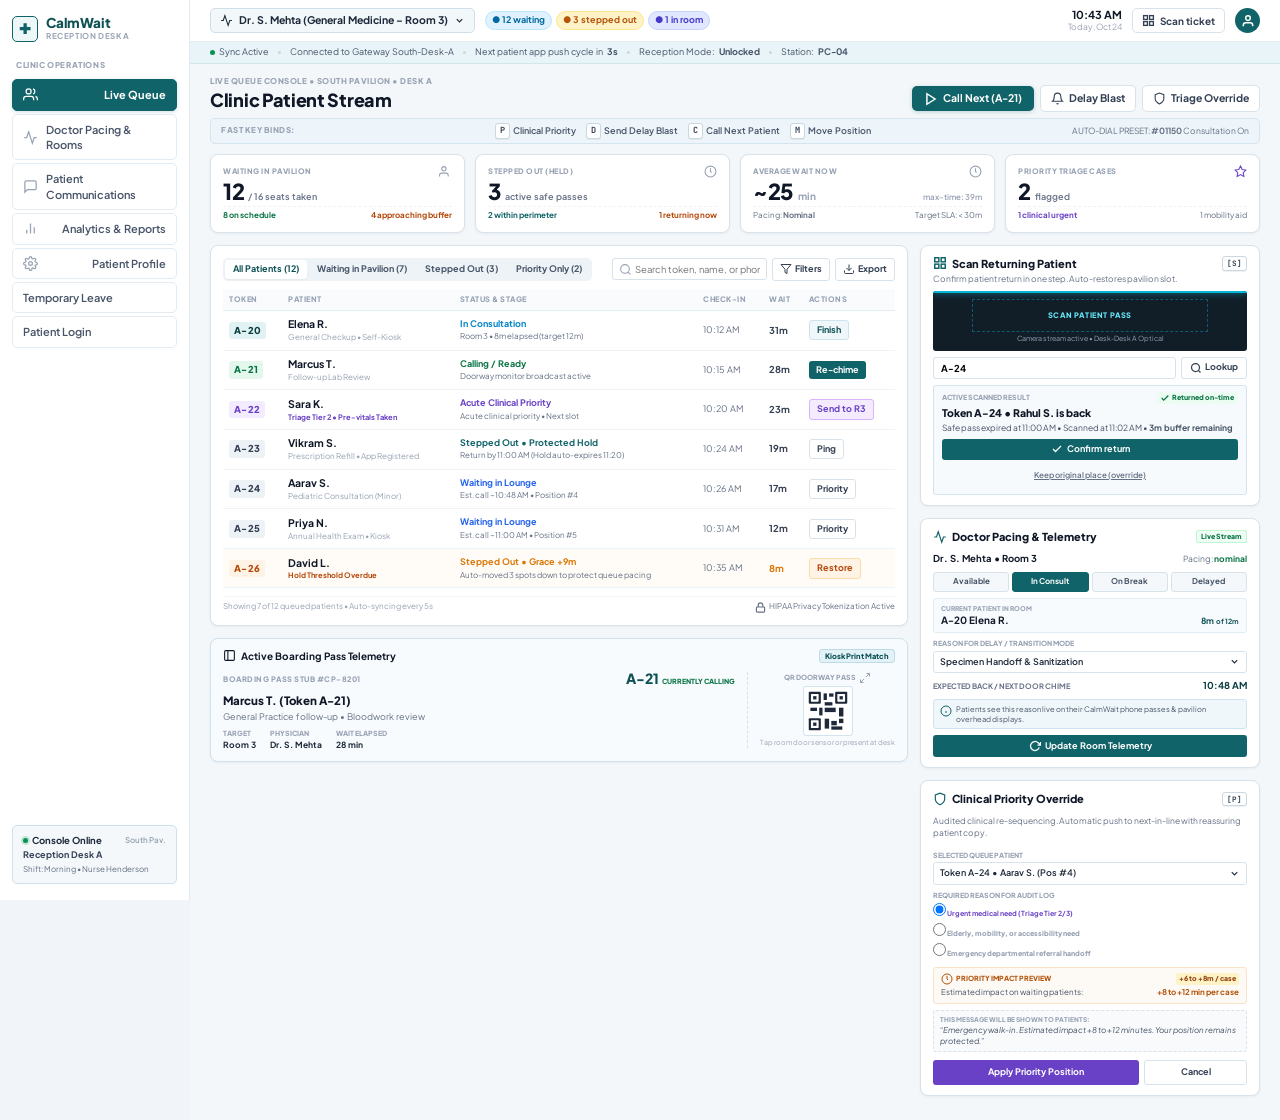
<file: conn/conn.html>
<!DOCTYPE html>
<html lang="en">
<head>
  <meta charset="UTF-8">
  <meta name="viewport" content="width=device-width, initial-scale=1.0">
  <title>CalmWait - Reception Staff Operations Console</title>
  <link rel="preconnect" href="https://fonts.googleapis.com">
  <link rel="preconnect" href="https://fonts.gstatic.com" crossorigin>
  <link href="https://fonts.googleapis.com/css2?family=Plus+Jakarta+Sans:wght@400;500;600;700;800&family=JetBrains+Mono:wght@500;700&display=swap" rel="stylesheet">
  <link rel="stylesheet" href="../global/global.css">
  <link rel="stylesheet" href="console.css">
</head>
<body class="page-console">

  <div class="app-container">
    
    <!-- Sidebar Navigation -->
    <aside class="sidebar">
      <div class="sidebar-top">
        <div class="brand">
          <div class="brand-icon">✚</div>
          <div class="brand-text">
            <h1>CalmWait</h1>
            <span>Reception Desk A</span>
          </div>
        </div>

        <div class="sidebar-section-label">Clinic Operations</div>

        <nav class="nav-list">
          <a href="../conn/conn.html" class="nav-item active">
            <svg width="15" height="15" viewBox="0 0 24 24" fill="none" stroke="currentColor" stroke-width="2"><path d="M17 21v-2a4 4 0 0 0-4-4H5a4 4 0 0 0-4 4v2"></path><circle cx="9" cy="7" r="4"></circle><path d="M23 21v-2a4 4 0 0 0-3-3.87"></path><path d="M16 3.13a4 4 0 0 1 0 7.75"></path></svg>
            <span>Live Queue</span>
          </a>
          <a href="../conn/conn.html#doctor-pacing" class="nav-item">
            <svg width="15" height="15" viewBox="0 0 24 24" fill="none" stroke="currentColor" stroke-width="2"><path d="M22 12h-4l-3 9L9 3l-3 9H2"></path></svg>
            <span>Doctor Pacing &amp; Rooms</span>
          </a>
          <a href="../notification/notification.html" class="nav-item">
            <svg width="15" height="15" viewBox="0 0 24 24" fill="none" stroke="currentColor" stroke-width="2"><path d="M21 15a2 2 0 0 1-2 2H7l-4 4V5a2 2 0 0 1 2-2h14a2 2 0 0 1 2 2z"></path></svg>
            <span>Patient Communications</span>
          </a>
          <a href="../anal/anal.html" class="nav-item">
            <svg width="15" height="15" viewBox="0 0 24 24" fill="none" stroke="currentColor" stroke-width="2"><line x1="18" y1="20" x2="18" y2="10"></line><line x1="12" y1="20" x2="12" y2="4"></line><line x1="6" y1="20" x2="6" y2="14"></line></svg>
            <span>Analytics &amp; Reports</span>
          </a>
          <a href="../pro/pro.html" class="nav-item">
            <svg width="15" height="15" viewBox="0 0 24 24" fill="none" stroke="currentColor" stroke-width="2"><circle cx="12" cy="12" r="3"></circle><path d="M19.4 15a1.65 1.65 0 0 0 .33 1.82l.06.06a2 2 0 0 1 0 2.83 2 2 0 0 1-2.83 0l-.06-.06a1.65 1.65 0 0 0-1.82-.33 1.65 1.65 0 0 0-1 1.51V21a2 2 0 0 1-2 2 2 2 0 0 1-2-2v-.09A1.65 1.65 0 0 0 9 19.4a1.65 1.65 0 0 0-1.82.33l-.06.06a2 2 0 0 1-2.83 0 2 2 0 0 1 0-2.83l.06-.06a1.65 1.65 0 0 0 .33-1.82 1.65 1.65 0 0 0-1.51-1H3a2 2 0 0 1-2-2 2 2 0 0 1 2-2h.09A1.65 1.65 0 0 0 4.6 9a1.65 1.65 0 0 0-.33-1.82l-.06-.06a2 2 0 0 1 0-2.83 2 2 0 0 1 2.83 0l.06.06a1.65 1.65 0 0 0 1.82.33H9a1.65 1.65 0 0 0 1-1.51V3a2 2 0 0 1 2-2 2 2 0 0 1 2 2v.09a1.65 1.65 0 0 0 1 1.51 1.65 1.65 0 0 0 1.82-.33l.06-.06a2 2 0 0 1 2.83 0 2 2 0 0 1 0 2.83l-.06.06a1.65 1.65 0 0 0-.33 1.82V9a1.65 1.65 0 0 0 1.51 1H21a2 2 0 0 1 2 2 2 2 0 0 1-2 2h-.09a1.65 1.65 0 0 0-1.51 1z"></path></svg>
            <span>Patient Profile</span>
          </a>
                  <a href="../index.html" class="nav-item">Temporary Leave</a>
          <a href="../login/login.html" class="nav-item">Patient Login</a></nav>
      </div>

      <!-- Staff Station Status Card -->
      <div class="sidebar-staff-card">
        <div class="staff-online-status">
          <span class="live-pulse-dot"></span>
          <strong>Console Online</strong>
          <span class="pavilion-tag">South Pav.</span>
        </div>
        <p class="staff-role">Reception Desk A</p>
        <span class="staff-shift">Shift: Morning • Nurse Henderson</span>
      </div>
    </aside>

    <!-- Main Content Area -->
    <main class="main-content">

      <!-- Top Utility Header Bar -->
      <header class="utility-bar">
        <div class="doctor-quick-status">
          <button class="btn btn-doctor-select" type="button">
            <svg width="13" height="13" viewBox="0 0 24 24" fill="none" stroke="currentColor" stroke-width="2"><path d="M22 12h-4l-3 9L9 3l-3 9H2"></path></svg>
            <span>Dr. S. Mehta (General Medicine – Room 3)</span>
            <svg width="11" height="11" viewBox="0 0 24 24" fill="none" stroke="currentColor" stroke-width="2.5"><polyline points="6 9 12 15 18 9"></polyline></svg>
          </button>
          
          <div class="telemetry-badges-row">
            <span class="badge-chip chip-cyan">● 12 waiting</span>
            <span class="badge-chip chip-orange">● 3 stepped out</span>
            <span class="badge-chip chip-blue">● 1 in room</span>
          </div>
        </div>

        <div class="header-right-actions">
          <div class="header-clock-box">
            <strong>10:43 AM</strong>
            <small>Today, Oct 24</small>
          </div>
          <button class="btn btn-scan-shortcut" type="button">
            <svg width="13" height="13" viewBox="0 0 24 24" fill="none" stroke="currentColor" stroke-width="2.5"><rect x="3" y="3" width="7" height="7"></rect><rect x="14" y="3" width="7" height="7"></rect><rect x="14" y="14" width="7" height="7"></rect><rect x="3" y="14" width="7" height="7"></rect></svg>
            <span>Scan ticket</span>
          </button>
          <div class="profile-avatar">
            <svg width="14" height="14" viewBox="0 0 24 24" fill="none" stroke="currentColor" stroke-width="2.5"><path d="M20 21v-2a4 4 0 0 0-4-4H8a4 4 0 0 0-4 4v2"></path><circle cx="12" cy="7" r="4"></circle></svg>
          </div>
        </div>
      </header>

      <!-- Live Gateway Connectivity Ribbon -->
      <div class="connectivity-ribbon">
        <div class="ribbon-items-flow">
          <span class="conn-item"><span class="conn-dot"></span> Sync Active</span>
          <span class="conn-sep">•</span>
          <span class="conn-item">Connected to Gateway South-Desk-A</span>
          <span class="conn-sep">•</span>
          <span class="conn-item">Next patient app push cycle in <strong>3s</strong></span>
          <span class="conn-sep">•</span>
          <span class="conn-item">Reception Mode: <strong>Unlocked</strong></span>
          <span class="conn-sep">•</span>
          <span class="conn-item">Station: <strong>PC-04</strong></span>
        </div>
      </div>

      <!-- Main Stream Operations Header -->
      <section class="operations-stream-header">
        <div class="stream-title-group">
          <div class="breadcrumb-stream">LIVE QUEUE CONSOLE • South Pavilion • Desk A</div>
          <h2>Clinic Patient Stream</h2>
        </div>

        <div class="stream-header-actions">
          <button class="btn btn-call-next" type="button">
            <svg width="14" height="14" viewBox="0 0 24 24" fill="none" stroke="currentColor" stroke-width="2.5"><polygon points="5 3 19 12 5 21 5 3"></polygon></svg>
            <span>Call Next (A-21)</span>
          </button>
          <button class="btn btn-action-outline" type="button">
            <svg width="13" height="13" viewBox="0 0 24 24" fill="none" stroke="currentColor" stroke-width="2"><path d="M18 8A6 6 0 0 0 6 8c0 7-3 9-3 9h18s-3-2-3-9"></path><path d="M13.73 21a2 2 0 0 1-3.46 0"></path></svg>
            <span>Delay Blast</span>
          </button>
          <button class="btn btn-action-outline" type="button">
            <svg width="13" height="13" viewBox="0 0 24 24" fill="none" stroke="currentColor" stroke-width="2"><path d="M12 22s8-4 8-10V5l-8-3-8 3v7c0 6 8 10 8 10z"></path></svg>
            <span>Triage Override</span>
          </button>
        </div>
      </section>

      <!-- Fast Keyboard Shortcuts Bar -->
      <div class="fast-keybinds-bar">
        <span class="keybind-lead">FAST KEY BINDS:</span>
        <div class="keybind-list">
          <span class="key-chip"><kbd>P</kbd> Clinical Priority</span>
          <span class="key-chip"><kbd>D</kbd> Send Delay Blast</span>
          <span class="key-chip"><kbd>C</kbd> Call Next Patient</span>
          <span class="key-chip"><kbd>M</kbd> Move Position</span>
        </div>
        <div class="autodial-tag">
          AUTO-DIAL PRESET: <strong>#01150</strong> Consultation On
        </div>
      </div>

      <!-- Operational KPI Metrics (4 Cards) -->
      <section class="ops-kpi-row">
        <!-- KPI 1 -->
        <article class="card kpi-card">
          <div class="kpi-head">
            <span class="kpi-title">WAITING IN PAVILION</span>
            <svg class="kpi-icon" width="13" height="13" viewBox="0 0 24 24" fill="none" stroke="currentColor" stroke-width="2"><path d="M17 21v-2a4 4 0 0 0-4-4H5a4 4 0 0 0-4 4v2"></path><circle cx="9" cy="7" r="4"></circle></svg>
          </div>
          <div class="kpi-num-row">
            <h3>12</h3>
            <span class="kpi-sub">/ 16 seats taken</span>
          </div>
          <div class="kpi-footer-status">
            <span class="text-green">8 on schedule</span>
            <span class="text-orange">4 approaching buffer</span>
          </div>
        </article>

        <!-- KPI 2 -->
        <article class="card kpi-card">
          <div class="kpi-head">
            <span class="kpi-title">STEPPED OUT (HELD)</span>
            <svg class="kpi-icon" width="13" height="13" viewBox="0 0 24 24" fill="none" stroke="currentColor" stroke-width="2"><circle cx="12" cy="12" r="10"></circle><polyline points="12 6 12 12 14 14"></polyline></svg>
          </div>
          <div class="kpi-num-row">
            <h3>3</h3>
            <span class="kpi-sub">active safe passes</span>
          </div>
          <div class="kpi-footer-status">
            <span class="text-teal">2 within perimeter</span>
            <span class="text-orange">1 returning now</span>
          </div>
        </article>

        <!-- KPI 3 -->
        <article class="card kpi-card">
          <div class="kpi-head">
            <span class="kpi-title">AVERAGE WAIT NOW</span>
            <svg class="kpi-icon" width="13" height="13" viewBox="0 0 24 24" fill="none" stroke="currentColor" stroke-width="2"><circle cx="12" cy="12" r="10"></circle><polyline points="12 6 12 12 14 14"></polyline></svg>
          </div>
          <div class="kpi-num-row">
            <h3>~25</h3>
            <span class="kpi-unit">min</span>
            <span class="kpi-sub-right">max-time: 39m</span>
          </div>
          <div class="kpi-footer-status">
            <span>Pacing: <strong>Nominal</strong></span>
            <span>Target SLA: &lt; 30m</span>
          </div>
        </article>

        <!-- KPI 4 -->
        <article class="card kpi-card">
          <div class="kpi-head">
            <span class="kpi-title">PRIORITY TRIAGE CASES</span>
            <svg class="kpi-icon text-purple" width="13" height="13" viewBox="0 0 24 24" fill="none" stroke="currentColor" stroke-width="2"><polygon points="12 2 15.09 8.26 22 9.27 17 14.14 18.18 21.02 12 17.77 5.82 21.02 7 14.14 2 9.27 8.91 8.26 12 2"></polygon></svg>
          </div>
          <div class="kpi-num-row">
            <h3>2</h3>
            <span class="kpi-sub">flagged</span>
          </div>
          <div class="kpi-footer-status">
            <span class="text-purple">1 clinical urgent</span>
            <span>1 mobility aid</span>
          </div>
        </article>
      </section>

      <!-- Center Split Area: Queue Table vs Right Control Cards -->
      <div class="operations-split-grid">
        
        <!-- Left: Queue Table & Boarding Pass Stub -->
        <div class="table-stream-col">

          <div class="card queue-table-card">
            
            <!-- Table Controls Row -->
            <div class="table-top-controls">
              <div class="filter-tabs-pills" role="tablist">
                <button class="pill-tab active" type="button">All Patients (12)</button>
                <button class="pill-tab" type="button">Waiting in Pavilion (7)</button>
                <button class="pill-tab" type="button">Stepped Out (3)</button>
                <button class="pill-tab" type="button">Priority Only (2)</button>
              </div>

              <div class="table-search-actions">
                <div class="search-input-wrap">
                  <svg width="13" height="13" viewBox="0 0 24 24" fill="none" stroke="currentColor" stroke-width="2"><circle cx="11" cy="11" r="8"></circle><line x1="21" y1="21" x2="16.65" y2="16.65"></line></svg>
                  <input type="text" placeholder="Search token, name, or phone...">
                </div>
                <button class="btn btn-table-tool" type="button">
                  <svg width="12" height="12" viewBox="0 0 24 24" fill="none" stroke="currentColor" stroke-width="2"><polygon points="22 3 2 3 10 12.46 10 19 14 21 14 12.46 22 3"></polygon></svg>
                  Filters
                </button>
                <button class="btn btn-table-tool" type="button">
                  <svg width="12" height="12" viewBox="0 0 24 24" fill="none" stroke="currentColor" stroke-width="2"><path d="M21 15v4a2 2 0 0 1-2 2H5a2 2 0 0 1-2-2v-4"></path><polyline points="7 10 12 15 17 10"></polyline><line x1="12" y1="15" x2="12" y2="3"></line></svg>
                  Export
                </button>
              </div>
            </div>

            <!-- Patient Table -->
            <div class="stream-table-container">
              <table class="stream-table">
                <thead>
                  <tr>
                    <th>TOKEN</th>
                    <th>PATIENT</th>
                    <th>STATUS &amp; STAGE</th>
                    <th>CHECK-IN</th>
                    <th>WAIT</th>
                    <th>ACTIONS</th>
                  </tr>
                </thead>
                <tbody>
                  
                  <!-- Row 1: In Consultation -->
                  <tr class="row-consulting">
                    <td>
                      <span class="token-cell-pill teal">A-20</span>
                    </td>
                    <td>
                      <div class="p-name-cell">
                        <strong>Elena R.</strong>
                        <small>General Checkup • Self-Kiosk</small>
                      </div>
                    </td>
                    <td>
                      <div class="status-cell">
                        <span class="badge-status-cyan">In Consultation</span>
                        <small>Room 3 • 8m elapsed (target 12m)</small>
                      </div>
                    </td>
                    <td class="time-cell">10:12 AM</td>
                    <td class="wait-cell">31m</td>
                    <td>
                      <button class="btn btn-cell-action secondary" type="button">Finish</button>
                    </td>
                  </tr>

                  <!-- Row 2: Currently Calling -->
                  <tr class="row-calling">
                    <td>
                      <span class="token-cell-pill green">A-21</span>
                    </td>
                    <td>
                      <div class="p-name-cell">
                        <strong>Marcus T.</strong>
                        <small>Follow-up Lab Review</small>
                      </div>
                    </td>
                    <td>
                      <div class="status-cell">
                        <span class="badge-status-green">Calling / Ready</span>
                        <small>Doorway monitor broadcast active</small>
                      </div>
                    </td>
                    <td class="time-cell">10:15 AM</td>
                    <td class="wait-cell">28m</td>
                    <td>
                      <button class="btn btn-cell-action primary" type="button">Re-chime</button>
                    </td>
                  </tr>

                  <!-- Row 3: Acute Priority -->
                  <tr class="row-priority">
                    <td>
                      <span class="token-cell-pill purple">A-22</span>
                    </td>
                    <td>
                      <div class="p-name-cell">
                        <strong>Sara K.</strong>
                        <span class="triage-tag">Triage Tier 2 • Pre-vitals Taken</span>
                      </div>
                    </td>
                    <td>
                      <div class="status-cell">
                        <span class="badge-status-purple">Acute Clinical Priority</span>
                        <small>Acute clinical priority • Next slot</small>
                      </div>
                    </td>
                    <td class="time-cell">10:20 AM</td>
                    <td class="wait-cell">23m</td>
                    <td>
                      <button class="btn btn-cell-action purple-btn" type="button">Send to R3</button>
                    </td>
                  </tr>

                  <!-- Row 4: Stepped Out -->
                  <tr>
                    <td>
                      <span class="token-cell-pill slate">A-23</span>
                    </td>
                    <td>
                      <div class="p-name-cell">
                        <strong>Vikram S.</strong>
                        <small>Prescription Refill • App Registered</small>
                      </div>
                    </td>
                    <td>
                      <div class="status-cell">
                        <span class="badge-status-teal">Stepped Out • Protected Hold</span>
                        <small>Return by 11:00 AM (Hold auto-expires 11:20)</small>
                      </div>
                    </td>
                    <td class="time-cell">10:24 AM</td>
                    <td class="wait-cell">19m</td>
                    <td>
                      <button class="btn btn-cell-action outline" type="button">Ping</button>
                    </td>
                  </tr>

                  <!-- Row 5: In Lounge -->
                  <tr>
                    <td>
                      <span class="token-cell-pill slate">A-24</span>
                    </td>
                    <td>
                      <div class="p-name-cell">
                        <strong>Aarav S.</strong>
                        <small>Pediatric Consultation (Minor)</small>
                      </div>
                    </td>
                    <td>
                      <div class="status-cell">
                        <span class="badge-status-blue">Waiting in Lounge</span>
                        <small>Est. call ~10:48 AM • Position #4</small>
                      </div>
                    </td>
                    <td class="time-cell">10:26 AM</td>
                    <td class="wait-cell">17m</td>
                    <td>
                      <button class="btn btn-cell-action outline" type="button">Priority</button>
                    </td>
                  </tr>

                  <!-- Row 6: In Lounge -->
                  <tr>
                    <td>
                      <span class="token-cell-pill slate">A-25</span>
                    </td>
                    <td>
                      <div class="p-name-cell">
                        <strong>Priya N.</strong>
                        <small>Annual Health Exam • Kiosk</small>
                      </div>
                    </td>
                    <td>
                      <div class="status-cell">
                        <span class="badge-status-blue">Waiting in Lounge</span>
                        <small>Est. call ~11:00 AM • Position #5</small>
                      </div>
                    </td>
                    <td class="time-cell">10:31 AM</td>
                    <td class="wait-cell">12m</td>
                    <td>
                      <button class="btn btn-cell-action outline" type="button">Priority</button>
                    </td>
                  </tr>

                  <!-- Row 7: Overdue / Grace Threshold -->
                  <tr class="row-overdue">
                    <td>
                      <span class="token-cell-pill amber">A-26</span>
                    </td>
                    <td>
                      <div class="p-name-cell">
                        <strong>David L.</strong>
                        <span class="overdue-tag">Hold Threshold Overdue</span>
                      </div>
                    </td>
                    <td>
                      <div class="status-cell">
                        <span class="badge-status-amber">Stepped Out • Grace +9m</span>
                        <small>Auto-moved 3 spots down to protect queue pacing</small>
                      </div>
                    </td>
                    <td class="time-cell">10:35 AM</td>
                    <td class="wait-cell text-amber">8m</td>
                    <td>
                      <button class="btn btn-cell-action amber-btn" type="button">Restore</button>
                    </td>
                  </tr>

                </tbody>
              </table>
            </div>

            <!-- Table Footer -->
            <div class="table-footer-status">
              <span>Showing 7 of 12 queued patients • Auto-syncing every 5s</span>
              <span class="hipaa-note">
                <svg width="11" height="11" viewBox="0 0 24 24" fill="none" stroke="currentColor" stroke-width="2.5"><rect x="3" y="11" width="18" height="11" rx="2" ry="2"></rect><path d="M7 11V7a5 5 0 0 1 10 0v4"></path></svg>
                HIPAA Privacy Tokenization Active
              </span>
            </div>

          </div>

          <!-- Bottom Active Boarding Pass Telemetry Stub -->
          <article class="card active-boarding-telemetry">
            <div class="telemetry-stub-header">
              <div class="stub-title-left">
                <svg width="13" height="13" viewBox="0 0 24 24" fill="none" stroke="currentColor" stroke-width="2"><rect x="3" y="3" width="18" height="18" rx="2" ry="2"></rect><line x1="9" y1="3" x2="9" y2="21"></line></svg>
                <strong>Active Boarding Pass Telemetry</strong>
              </div>
              <span class="badge-kiosk-match">Kiosk Print Match</span>
            </div>

            <div class="stub-content-split">
              <!-- Left Stub Information -->
              <div class="stub-left-info">
                <div class="stub-tag-row">
                  <span class="stub-serial">BOARDING PASS STUB #CP-8201</span>
                  <div class="stub-calling-pill">
                    <span class="token-lg">A-21</span>
                    <small>CURRENTLY CALLING</small>
                  </div>
                </div>
                <h4>Marcus T. (Token A-21)</h4>
                <p class="stub-desc">General Practice follow-up • Bloodwork review</p>
                <div class="stub-meta-triplet">
                  <div>
                    <span>TARGET</span>
                    <strong>Room 3</strong>
                  </div>
                  <div>
                    <span>PHYSICIAN</span>
                    <strong>Dr. S. Mehta</strong>
                  </div>
                  <div>
                    <span>WAIT ELAPSED</span>
                    <strong>28 min</strong>
                  </div>
                </div>
              </div>

              <!-- Right Doorway QR Pass -->
              <div class="stub-right-qr">
                <div class="qr-label-row">
                  <span>QR DOORWAY PASS</span>
                  <svg width="12" height="12" viewBox="0 0 24 24" fill="none" stroke="currentColor" stroke-width="2"><polyline points="15 3 21 3 21 9"></polyline><polyline points="9 21 3 21 3 15"></polyline><line x1="21" y1="3" x2="14" y2="10"></line><line x1="3" y1="21" x2="10" y2="14"></line></svg>
                </div>
                <div class="door-qr-box">
                  <svg class="door-qr-svg" viewBox="0 0 80 80">
                    <rect x="5" y="5" width="22" height="22" rx="2" fill="#1d2939" />
                    <rect x="9" y="9" width="14" height="14" rx="1" fill="#ffffff" />
                    <rect x="13" y="13" width="6" height="6" fill="#1d2939" />
                    <rect x="53" y="5" width="22" height="22" rx="2" fill="#1d2939" />
                    <rect x="57" y="9" width="14" height="14" rx="1" fill="#ffffff" />
                    <rect x="61" y="13" width="6" height="6" fill="#1d2939" />
                    <rect x="5" y="53" width="22" height="22" rx="2" fill="#1d2939" />
                    <rect x="9" y="57" width="14" height="14" rx="1" fill="#ffffff" />
                    <rect x="13" y="61" width="6" height="6" fill="#1d2939" />
                    <!-- Dots -->
                    <rect x="32" y="8" width="6" height="12" fill="#1d2939" />
                    <rect x="42" y="8" width="8" height="6" fill="#1d2939" />
                    <rect x="34" y="24" width="14" height="6" fill="#1d2939" />
                    <rect x="8" y="34" width="12" height="6" fill="#1d2939" />
                    <rect x="24" y="34" width="6" height="14" fill="#1d2939" />
                    <rect x="34" y="34" width="20" height="8" fill="#1d2939" />
                    <rect x="60" y="34" width="8" height="16" fill="#1d2939" />
                    <rect x="34" y="54" width="8" height="18" fill="#1d2939" />
                    <rect x="46" y="58" width="10" height="8" fill="#1d2939" />
                    <rect x="60" y="54" width="8" height="8" fill="#1d2939" />
                    <rect x="46" y="68" width="20" height="6" fill="#1d2939" />
                  </svg>
                </div>
                <small class="qr-caption">Tap room door sensor or present at desk</small>
              </div>
            </div>
          </article>

        </div>

        <!-- Right Rail: Scan Returning Patient, Doctor Pacing, Clinical Priority Override -->
        <aside class="controls-rail-col">
          
          <!-- Card 1: Scan Returning Patient -->
          <article class="card scan-patient-card">
            <div class="control-card-header">
              <div class="ctrl-title-group">
                <svg width="14" height="14" viewBox="0 0 24 24" fill="none" stroke="currentColor" stroke-width="2.5"><rect x="3" y="3" width="7" height="7"></rect><rect x="14" y="3" width="7" height="7"></rect><rect x="14" y="14" width="7" height="7"></rect><rect x="3" y="14" width="7" height="7"></rect></svg>
                <h3>Scan Returning Patient</h3>
              </div>
              <kbd class="key-indicator">[S]</kbd>
            </div>
            <p class="ctrl-subhead">Confirm patient return in one step. Auto-restores pavilion slot.</p>

            <!-- Scanner Viewfinder Simulation -->
            <div class="scanner-viewfinder">
              <div class="scanner-laser-line"></div>
              <div class="reticle-box">
                <span class="corner tl"></span>
                <span class="corner tr"></span>
                <span class="corner bl"></span>
                <span class="corner br"></span>
                <span class="reticle-text">SCAN PATIENT PASS</span>
              </div>
              <small class="scanner-hint">Camera stream active • Desk-Desk A Optical</small>
            </div>

            <!-- Manual Token Lookup Row -->
            <div class="manual-token-row">
              <input type="text" value="A-24" placeholder="Token #">
              <button class="btn btn-lookup" type="button">
                <svg width="12" height="12" viewBox="0 0 24 24" fill="none" stroke="currentColor" stroke-width="2.5"><circle cx="11" cy="11" r="8"></circle><line x1="21" y1="21" x2="16.65" y2="16.65"></line></svg>
                Lookup
              </button>
            </div>

            <!-- Active Scanned Result Box -->
            <div class="scanned-result-box">
              <div class="result-header-line">
                <span class="result-lbl">ACTIVE SCANNED RESULT</span>
                <span class="badge-ontime">
                  <svg width="10" height="10" viewBox="0 0 24 24" fill="none" stroke="currentColor" stroke-width="3"><polyline points="20 6 9 17 4 12"></polyline></svg>
                  Returned on-time
                </span>
              </div>

              <h4>Token A-24 • Rahul S. is back</h4>
              <p class="result-body">
                Safe pass expired at 11:00 AM • Scanned at 11:02 AM • <strong>3m buffer remaining</strong>
              </p>

              <div class="scanned-actions">
                <button class="btn btn-confirm-return" type="button">
                  <svg width="12" height="12" viewBox="0 0 24 24" fill="none" stroke="currentColor" stroke-width="2.5"><polyline points="20 6 9 17 4 12"></polyline></svg>
                  Confirm return
                </button>
                <button class="btn btn-override-slot" type="button">Keep original place (override)</button>
              </div>
            </div>
          </article>

          <!-- Card 2: Doctor Pacing & Telemetry -->
          <article class="card pacing-telemetry-card" id="doctor-pacing">
            <div class="control-card-header">
              <div class="ctrl-title-group">
                <svg width="14" height="14" viewBox="0 0 24 24" fill="none" stroke="currentColor" stroke-width="2"><path d="M22 12h-4l-3 9L9 3l-3 9H2"></path></svg>
                <h3>Doctor Pacing &amp; Telemetry</h3>
              </div>
              <span class="live-stream-badge">Live Stream</span>
            </div>

            <div class="doc-status-overview">
              <strong>Dr. S. Mehta • Room 3</strong>
              <span class="nominal-tag">Pacing: <strong>nominal</strong></span>
            </div>

            <!-- Status Toggles Grid -->
            <div class="status-toggles-grid">
              <button class="toggle-cell" type="button">Available</button>
              <button class="toggle-cell active" type="button">In Consult</button>
              <button class="toggle-cell" type="button">On Break</button>
              <button class="toggle-cell" type="button">Delayed</button>
            </div>

            <!-- In-room Patient Readout -->
            <div class="inroom-readout">
              <span class="inroom-lbl">CURRENT PATIENT IN ROOM</span>
              <div class="inroom-name-row">
                <strong>A-20 Elena R.</strong>
                <span class="inroom-time">8m <small>of 12m</small></span>
              </div>
            </div>

            <!-- Reason for Delay Dropdown Simulation -->
            <div class="transition-reason-block">
              <label>REASON FOR DELAY / TRANSITION MODE</label>
              <div class="select-simulation">
                <span>Specimen Handoff &amp; Sanitization</span>
                <svg width="11" height="11" viewBox="0 0 24 24" fill="none" stroke="currentColor" stroke-width="2.5"><polyline points="6 9 12 15 18 9"></polyline></svg>
              </div>
            </div>

            <div class="next-chime-time-row">
              <span>EXPECTED BACK / NEXT DOOR CHIME</span>
              <strong>10:48 AM</strong>
            </div>

            <div class="patient-display-note">
              <svg width="12" height="12" viewBox="0 0 24 24" fill="none" stroke="currentColor" stroke-width="2"><circle cx="12" cy="12" r="10"></circle><line x1="12" y1="16" x2="12" y2="12"></line><line x1="12" y1="8" x2="12.01" y2="8"></line></svg>
              <span>Patients see this reason live on their CalmWait phone passes &amp; pavilion overhead displays.</span>
            </div>

            <button class="btn btn-update-room-telemetry" type="button">
              <svg width="12" height="12" viewBox="0 0 24 24" fill="none" stroke="currentColor" stroke-width="2.5"><polyline points="23 4 23 10 17 10"></polyline><path d="M20.49 15a9 9 0 1 1-2.12-9.36L23 10"></path></svg>
              Update Room Telemetry
            </button>
          </article>

          <!-- Card 3: Clinical Priority Override -->
          <article class="card priority-override-card">
            <div class="control-card-header">
              <div class="ctrl-title-group">
                <svg width="14" height="14" viewBox="0 0 24 24" fill="none" stroke="currentColor" stroke-width="2"><path d="M12 22s8-4 8-10V5l-8-3-8 3v7c0 6 8 10 8 10z"></path></svg>
                <h3>Clinical Priority Override</h3>
              </div>
              <kbd class="key-indicator">[P]</kbd>
            </div>
            <p class="ctrl-subhead">Audited clinical re-sequencing. Automatic push to next-in-line with reassuring patient copy.</p>

            <!-- Patient Selector -->
            <div class="override-field-block">
              <label>SELECTED QUEUE PATIENT</label>
              <div class="select-simulation">
                <span>Token A-24 • Aarav S. (Pos #4)</span>
                <svg width="11" height="11" viewBox="0 0 24 24" fill="none" stroke="currentColor" stroke-width="2.5"><polyline points="6 9 12 15 18 9"></polyline></svg>
              </div>
            </div>

            <!-- Audit Reason Checklist -->
            <div class="override-reasons-block">
              <label>REQUIRED REASON FOR AUDIT LOG</label>
              <div class="audit-radio-list">
                <label class="radio-label active">
                  <input type="radio" name="audit-reason" checked>
                  <span>Urgent medical need (Triage Tier 2/3)</span>
                </label>
                <label class="radio-label">
                  <input type="radio" name="audit-reason">
                  <span>Elderly, mobility, or accessibility need</span>
                </label>
                <label class="radio-label">
                  <input type="radio" name="audit-reason">
                  <span>Emergency departmental referral handoff</span>
                </label>
              </div>
            </div>

            <!-- Impact Preview Box -->
            <div class="impact-preview-box">
              <div class="impact-top-metric">
                <div class="impact-title-left">
                  <svg width="12" height="12" viewBox="0 0 24 24" fill="none" stroke="currentColor" stroke-width="2"><circle cx="12" cy="12" r="10"></circle><polyline points="12 6 12 12 14 14"></polyline></svg>
                  <span>PRIORITY IMPACT PREVIEW</span>
                </div>
                <span class="badge-delay-calc">+6 to +8m / case</span>
              </div>
              <div class="impact-calc-row">
                <span>Estimated impact on waiting patients:</span>
                <strong>+8 to +12 min per case</strong>
              </div>
            </div>

            <!-- Message Preview -->
            <div class="patient-preview-box">
              <span class="preview-lbl">THIS MESSAGE WILL BE SHOWN TO PATIENTS:</span>
              <p>&ldquo;Emergency walk-in. Estimated impact +8 to +12 minutes. Your position remains protected.&rdquo;</p>
            </div>

            <!-- Action Buttons -->
            <div class="override-actions">
              <button class="btn btn-apply-priority" type="button">Apply Priority Position</button>
              <button class="btn btn-cancel-override" type="button">Cancel</button>
            </div>
          </article>

        </aside>

      </div>

    </main>

  </div>

</body>
</html>
</file>
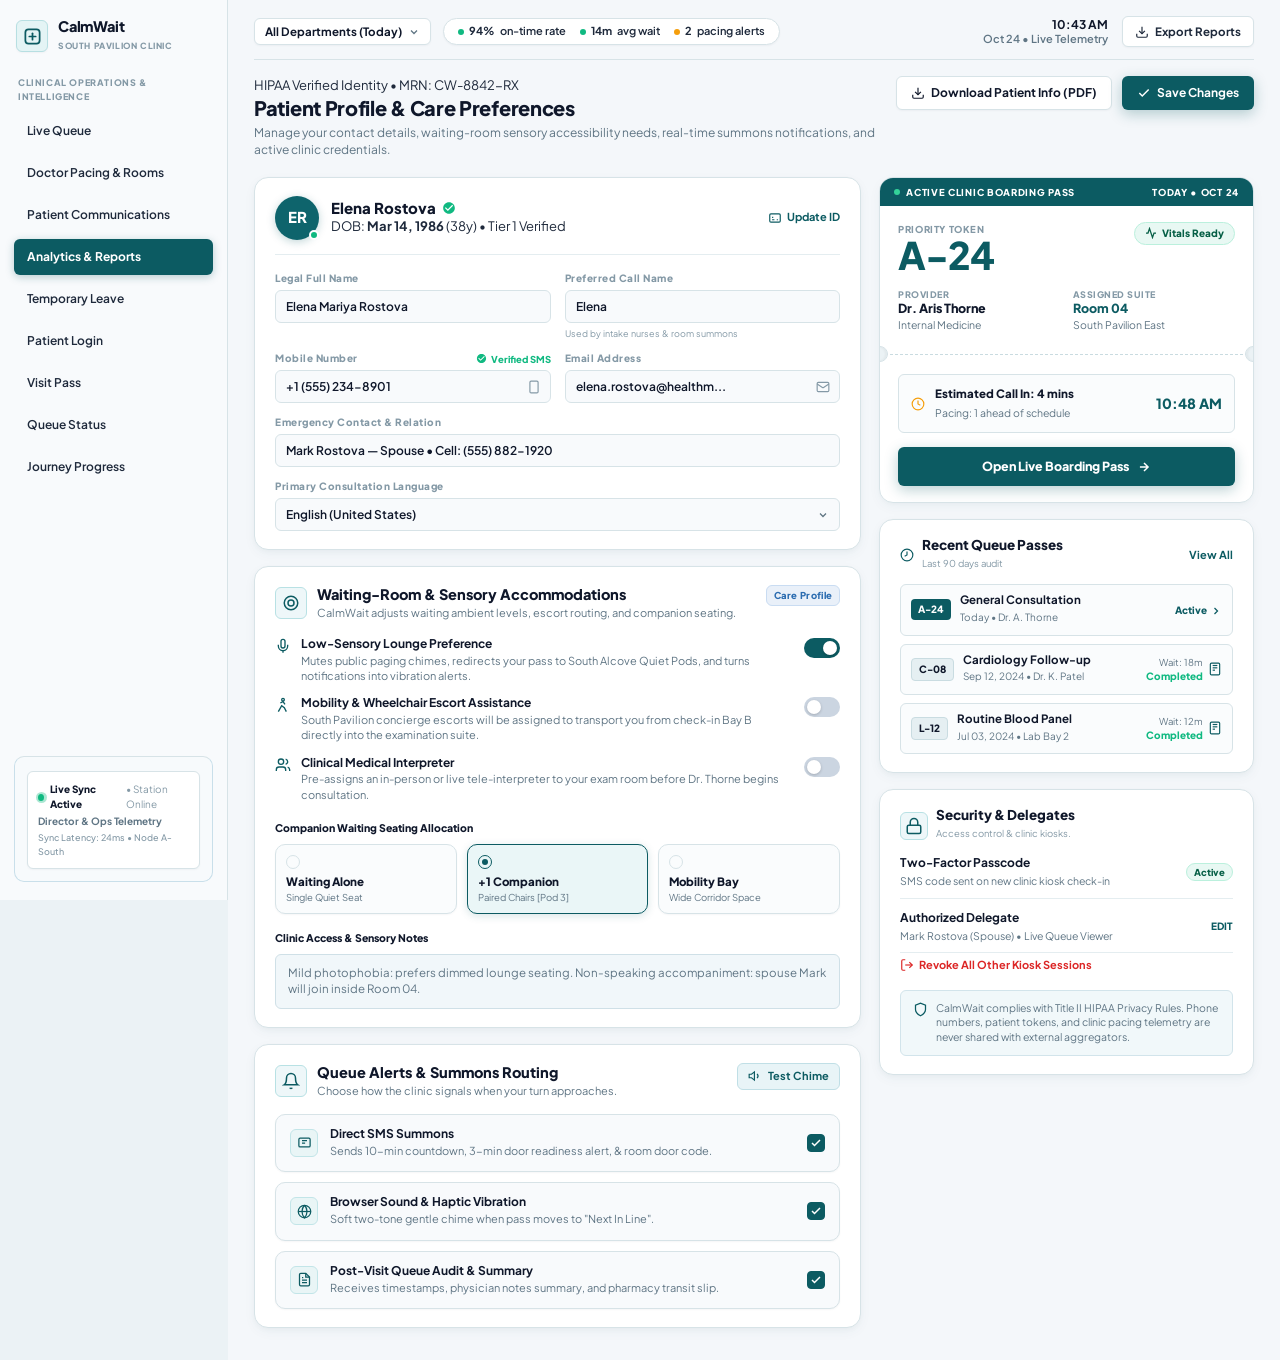
<file: pro/pro.html>
<!DOCTYPE html>
<html lang="en">
<head>
  <meta charset="UTF-8" />
  <meta name="viewport" content="width=device-width, initial-scale=1.0" />
  <title>CalmWait - Patient Profile & Care Preferences</title>
  <!-- Google Fonts: Plus Jakarta Sans -->
  <link rel="preconnect" href="https://fonts.googleapis.com">
  <link rel="preconnect" href="https://fonts.gstatic.com" crossorigin>
  <link href="https://fonts.googleapis.com/css2?family=Plus+Jakarta+Sans:ital,wght@0,400;0,500;0,600;0,700;0,800;1,400;1,600&display=swap" rel="stylesheet">
  <!-- Link to External Stylesheet -->
  <link rel="stylesheet" href="../global/global.css">
  <link rel="stylesheet" href="profie.css">
</head>
<body class="page-profile">

  <div class="app-layout">
    
    <aside class="sidebar">
      <div class="brand">
        <div class="brand-icon">
          <svg viewBox="0 0 24 24" fill="none" stroke="currentColor" stroke-width="2.2" stroke-linecap="round" stroke-linejoin="round">
            <rect width="18" height="18" x="3" y="3" rx="4"/>
            <path d="M12 8v8"/>
            <path d="M8 12h8"/>
          </svg>
        </div>
        <div class="brand-text">
          <h2>CalmWait</h2>
          <span>SOUTH PAVILION CLINIC</span>
        </div>
      </div>

      <span class="sidebar-section-title">CLINICAL OPERATIONS &amp; INTELLIGENCE</span>

      <nav class="nav-links">
        <a href="../conn/conn.html" class="nav-btn">Live Queue</a>
        <a href="../conn/conn.html#doctor-pacing" class="nav-btn">Doctor Pacing &amp; Rooms</a>
        <a href="../notification/notification.html" class="nav-btn">Patient Communications</a>
        <a href="../anal/anal.html" class="nav-btn active">Analytics &amp; Reports</a>
        <a href="../index.html" class="nav-btn">Temporary Leave</a>
        <a href="../login/login.html" class="nav-btn">Patient Login</a>        <a href="../visit/visit.html" class="nav-btn">Visit Pass</a>
        <a href="../que/que.html" class="nav-btn">Queue Status</a>
        <a href="../progress/progress.html" class="nav-btn">Journey Progress</a>
      </nav>

      <div class="sidebar-footer">
        <div class="status-badge-card">
          <div class="status-badge-header">
            <span class="dot-pulse"></span>
            <span>Live Sync Active</span>
            <span class="station-online">• Station Online</span>
          </div>
          <p>Director &amp; Ops Telemetry</p>
          <div class="telemetry-detail">Sync Latency: 24ms • Node A-South</div>
        </div>
      </div>
    </aside>

    <main class="main-content">
      
      <!-- Top Header Bar -->
      <header class="top-header">
        <div class="top-header-left">
          <select class="dept-selector" aria-label="Filter Department">
            <option>All Departments (Today)</option>
            <option>General Medicine</option>
            <option>Cardiology Pavilion</option>
            <option>Laboratory Services</option>
          </select>

          <div class="metrics-pill">
            <span class="metric-item">
              <span class="metric-dot green"></span>
              <strong>94%</strong> on-time rate
            </span>
            <span class="metric-item">
              <span class="metric-dot green"></span>
              <strong>14m</strong> avg wait
            </span>
            <span class="metric-item">
              <span class="metric-dot orange"></span>
              <strong>2</strong> pacing alerts
            </span>
          </div>
        </div>

        <div class="top-header-right">
          <div class="telemetry-time">
            <strong>10:43 AM</strong>
            <span>Oct 24 • Live Telemetry</span>
          </div>
          <a href="../anal/anal.html" class="btn-export">
            <svg viewBox="0 0 24 24" fill="none" stroke="currentColor" stroke-width="2" class="btn-icon">
              <path d="M21 15v4a2 2 0 0 1-2 2H5a2 2 0 0 1-2-2v-4"/>
              <polyline points="7 10 12 15 17 10"/>
              <line x1="12" x2="12" y1="15" y2="3"/>
            </svg>
            Export Reports
          </a>
        </div>
      </header>

      <!-- Page Title Banner -->
      <section class="page-title-banner">
        <div>
          <div class="meta-hipaa">
            <span class="dot-cyan"></span>
            <span>HIPAA Verified Identity • MRN: CW-8842-RX</span>
          </div>
          <h1>Patient Profile &amp; Care Preferences</h1>
          <p>Manage your contact details, waiting-room sensory accessibility needs, real-time summons notifications, and active clinic credentials.</p>
        </div>

        <div class="banner-actions">
          <a href="../assets/patient-info.pdf" download="calmwait-patient-info.pdf" class="btn btn-outline">
            <svg viewBox="0 0 24 24" fill="none" stroke="currentColor" stroke-width="2" class="btn-icon">
              <path d="M21 15v4a2 2 0 0 1-2 2H5a2 2 0 0 1-2-2v-4"/>
              <polyline points="7 10 12 15 17 10"/>
              <line x1="12" x2="12" y1="15" y2="3"/>
            </svg>
            Download Patient Info (PDF)
          </a>
          <button type="button" class="btn btn-teal">
            <svg viewBox="0 0 24 24" fill="none" stroke="currentColor" stroke-width="2.5" class="btn-icon">
              <polyline points="20 6 9 17 4 12"/>
            </svg>
            Save Changes
          </button>
        </div>
      </section>

      <section class="content-grid">
        
        <!-- ================= LEFT COLUMN ================= -->
        <div class="grid-col">
          
          <!-- Card A: Contact & Demographics -->
          <div class="card">
            <div class="profile-hero-row">
              <div class="profile-avatar-wrap">
                <div class="avatar-circle">
                  <span>ER</span>
                  <span class="avatar-online-dot"></span>
                </div>
                <div class="profile-identity">
                  <h3>
                    Elena Rostova
                    <svg viewBox="0 0 24 24" fill="currentColor" class="verified-icon">
                      <path d="M12 2C6.48 2 2 6.48 2 12s4.48 10 10 10 10-4.48 10-10S17.52 2 12 2zm-2 15-5-5 1.41-1.41L10 14.17l7.59-7.59L19 8l-9 9z"/>
                    </svg>
                  </h3>
                  <div class="profile-meta">
                    <span>DOB: <strong>Mar 14, 1986</strong> (38y)</span>
                    <span>•</span>
                    <span class="tier-badge">Tier 1 Verified</span>
                  </div>
                </div>
              </div>

              <a href="#profile-form-grid" class="action-link">
                <svg viewBox="0 0 24 24" fill="none" stroke="currentColor" stroke-width="2" class="btn-icon">
                  <rect width="18" height="14" x="3" y="5" rx="2"/>
                  <path d="M7 15h4M15 15h2M7 11h2"/>
                </svg>
                Update ID
              </a>
            </div>

            <!-- Form Fields -->
            <div class="form-grid" id="profile-form-grid">
              <div class="form-group">
                <label class="field-label">Legal Full Name</label>
                <input type="text" class="input-box" value="Elena Mariya Rostova" />
              </div>

              <div class="form-group">
                <label class="field-label">Preferred Call Name</label>
                <input type="text" class="input-box" value="Elena" />
                <span class="field-sublabel">Used by intake nurses &amp; room summons</span>
              </div>

              <div class="form-group">
                <div class="form-label-row">
                  <label class="field-label">Mobile Number</label>
                  <span class="badge-verified-sms">
                    <svg viewBox="0 0 24 24" fill="currentColor" class="sms-icon">
                      <path d="M12 2C6.48 2 2 6.48 2 12s4.48 10 10 10 10-4.48 10-10S17.52 2 12 2zm-2 15-5-5 1.41-1.41L10 14.17l7.59-7.59L19 8l-9 9z"/>
                    </svg>
                    Verified SMS
                  </span>
                </div>
                <div class="input-with-icon">
                  <input type="text" class="input-box" value="+1 (555) 234-8901" />
                  <svg viewBox="0 0 24 24" fill="none" stroke="currentColor" stroke-width="2" class="field-icon">
                    <rect width="14" height="20" x="5" y="2" rx="2"/>
                    <path d="M12 18h.01"/>
                  </svg>
                </div>
              </div>

              <div class="form-group">
                <label class="field-label">Email Address</label>
                <div class="input-with-icon">
                  <input type="email" class="input-box" value="elena.rostova@healthm..." />
                  <svg viewBox="0 0 24 24" fill="none" stroke="currentColor" stroke-width="2" class="field-icon">
                    <rect width="20" height="16" x="2" y="4" rx="2"/>
                    <path d="m22 7-8.97 5.7a1.94 1.94 0 0 1-2.06 0L2 7"/>
                  </svg>
                </div>
              </div>

              <div class="form-group col-span-2">
                <label class="field-label">Emergency Contact &amp; Relation</label>
                <input type="text" class="input-box" value="Mark Rostova — Spouse • Cell: (555) 882-1920" />
              </div>

              <div class="form-group col-span-2">
                <label class="field-label">Primary Consultation Language</label>
                <select class="input-box select-dropdown">
                  <option selected>English (United States)</option>
                  <option>Español</option>
                  <option>Français</option>
                </select>
              </div>
            </div>
          </div>

          <!-- Card B: Waiting-Room & Sensory Accommodations -->
          <div class="card">
            <div class="card-header-with-badge">
              <div class="header-with-icon">
                <div class="card-icon-badge">
                  <svg viewBox="0 0 24 24" fill="none" stroke="currentColor" stroke-width="2">
                    <path d="M12 3a9 9 0 0 0-9 9c0 4.97 4.03 9 9 9s9-4.03 9-9a9 9 0 0 0-9-9Z"/>
                    <path d="M12 8a4 4 0 0 0-4 4c0 2.21 1.79 4 4 4s4-1.79 4-4a4 4 0 0 0-4-4Z"/>
                  </svg>
                </div>
                <div class="header-text">
                  <h3>Waiting-Room &amp; Sensory Accommodations</h3>
                  <p>CalmWait adjusts waiting ambient levels, escort routing, and companion seating.</p>
                </div>
              </div>
              <span class="badge-pill-soft">Care Profile</span>
            </div>

            <!-- Accommodation Toggles (Pure CSS) -->
            <div class="toggles-list">
              <div class="toggle-row">
                <div class="toggle-info">
                  <svg viewBox="0 0 24 24" fill="none" stroke="currentColor" stroke-width="2" class="toggle-icon">
                    <path d="M12 2a3 3 0 0 0-3 3v7a3 3 0 0 0 6 0V5a3 3 0 0 0-3-3Z"/>
                    <path d="M19 10v2a7 7 0 0 1-14 0v-2"/>
                    <line x1="12" x2="12" y1="19" y2="22"/>
                  </svg>
                  <div class="toggle-text">
                    <strong>Low-Sensory Lounge Preference</strong>
                    <p>Mutes public paging chimes, redirects your pass to South Alcove Quiet Pods, and turns notifications into vibration alerts.</p>
                  </div>
                </div>
                <label class="switch">
                  <input type="checkbox" checked />
                  <span class="slider"></span>
                </label>
              </div>

              <div class="toggle-row">
                <div class="toggle-info">
                  <svg viewBox="0 0 24 24" fill="none" stroke="currentColor" stroke-width="2" class="toggle-icon">
                    <circle cx="12" cy="4" r="2"/>
                    <path d="m5 22 5-9 4 3 3 6"/>
                    <path d="M15 11l-3-4-4 2"/>
                  </svg>
                  <div class="toggle-text">
                    <strong>Mobility &amp; Wheelchair Escort Assistance</strong>
                    <p>South Pavilion concierge escorts will be assigned to transport you from check-in Bay B directly into the examination suite.</p>
                  </div>
                </div>
                <label class="switch">
                  <input type="checkbox" />
                  <span class="slider"></span>
                </label>
              </div>

              <div class="toggle-row">
                <div class="toggle-info">
                  <svg viewBox="0 0 24 24" fill="none" stroke="currentColor" stroke-width="2" class="toggle-icon">
                    <path d="M16 21v-2a4 4 0 0 0-4-4H6a4 4 0 0 0-4 4v2"/>
                    <circle cx="9" cy="7" r="4"/>
                    <path d="M22 21v-2a4 4 0 0 0-3-3.87"/>
                    <path d="M16 3.13a4 4 0 0 1 0 7.75"/>
                  </svg>
                  <div class="toggle-text">
                    <strong>Clinical Medical Interpreter</strong>
                    <p>Pre-assigns an in-person or live tele-interpreter to your exam room before Dr. Thorne begins consultation.</p>
                  </div>
                </div>
                <label class="switch">
                  <input type="checkbox" />
                  <span class="slider"></span>
                </label>
              </div>
            </div>

            <!-- Companion Waiting Seating Allocation -->
            <span class="section-subtitle-label">Companion Waiting Seating Allocation</span>
            <div class="seating-radio-group">
              <label class="seating-radio-label">
                <input type="radio" name="companion_seat" value="alone" />
                <div class="seating-tile">
                  <span class="radio-circle-indicator"></span>
                  <strong>Waiting Alone</strong>
                  <span>Single Quiet Seat</span>
                </div>
              </label>

              <label class="seating-radio-label">
                <input type="radio" name="companion_seat" value="plus1" checked />
                <div class="seating-tile">
                  <span class="radio-circle-indicator"></span>
                  <strong>+1 Companion</strong>
                  <span>Paired Chairs [Pod 3]</span>
                </div>
              </label>

              <label class="seating-radio-label">
                <input type="radio" name="companion_seat" value="mobility" />
                <div class="seating-tile">
                  <span class="radio-circle-indicator"></span>
                  <strong>Mobility Bay</strong>
                  <span>Wide Corridor Space</span>
                </div>
              </label>
            </div>

            <span class="section-subtitle-label">Clinic Access &amp; Sensory Notes</span>
            <div class="notes-box">
              Mild photophobia: prefers dimmed lounge seating. Non-speaking accompaniment: spouse Mark will join inside Room 04.
            </div>
          </div>

          <!-- Card C: Queue Alerts & Summons Routing -->
          <div class="card">
            <div class="card-header-with-badge">
              <div class="header-with-icon">
                <div class="card-icon-badge">
                  <svg viewBox="0 0 24 24" fill="none" stroke="currentColor" stroke-width="2">
                    <path d="M6 8a6 6 0 0 1 12 0c0 7 3 9 3 9H3s3-2 3-9"/>
                    <path d="M10.3 21a1.94 1.94 0 0 0 3.4 0"/>
                  </svg>
                </div>
                <div class="header-text">
                  <h3>Queue Alerts &amp; Summons Routing</h3>
                  <p>Choose how the clinic signals when your turn approaches.</p>
                </div>
              </div>
              <button type="button" class="audio-test-btn">
                <svg viewBox="0 0 24 24" fill="none" stroke="currentColor" stroke-width="2" class="btn-icon">
                  <polygon points="11 5 6 9 2 9 2 15 6 15 11 19 11 5"/>
                  <path d="M15.54 8.46a5 5 0 0 1 0 7.07"/>
                </svg>
                Test Chime
              </button>
            </div>

            <div class="alerts-list">
              <label class="alert-item-label">
                <div class="alert-item-left">
                  <div class="alert-badge-icon">
                    <svg viewBox="0 0 24 24" fill="none" stroke="currentColor" stroke-width="2">
                      <rect width="18" height="14" x="3" y="5" rx="2"/>
                      <path d="M8 9h8M8 13h5"/>
                    </svg>
                  </div>
                  <div class="alert-item-text">
                    <strong>Direct SMS Summons</strong>
                    <span>Sends 10-min countdown, 3-min door readiness alert, &amp; room door code.</span>
                  </div>
                </div>
                <div class="custom-checkbox">
                  <input type="checkbox" checked />
                  <span class="checkbox-mark">
                    <svg viewBox="0 0 24 24" fill="none" stroke="currentColor" stroke-width="3">
                      <polyline points="20 6 9 17 4 12"/>
                    </svg>
                  </span>
                </div>
              </label>

              <label class="alert-item-label">
                <div class="alert-item-left">
                  <div class="alert-badge-icon">
                    <svg viewBox="0 0 24 24" fill="none" stroke="currentColor" stroke-width="2">
                      <circle cx="12" cy="12" r="10"/>
                      <path d="M12 2a14.5 14.5 0 0 0 0 20 14.5 14.5 0 0 0 0-20"/>
                      <path d="M2 12h20"/>
                    </svg>
                  </div>
                  <div class="alert-item-text">
                    <strong>Browser Sound &amp; Haptic Vibration</strong>
                    <span>Soft two-tone gentle chime when pass moves to "Next In Line".</span>
                  </div>
                </div>
                <div class="custom-checkbox">
                  <input type="checkbox" checked />
                  <span class="checkbox-mark">
                    <svg viewBox="0 0 24 24" fill="none" stroke="currentColor" stroke-width="3">
                      <polyline points="20 6 9 17 4 12"/>
                    </svg>
                  </span>
                </div>
              </label>

              <label class="alert-item-label">
                <div class="alert-item-left">
                  <div class="alert-badge-icon">
                    <svg viewBox="0 0 24 24" fill="none" stroke="currentColor" stroke-width="2">
                      <path d="M14 2H6a2 2 0 0 0-2 2v16a2 2 0 0 0 2 2h12a2 2 0 0 0 2-2V8z"/>
                      <polyline points="14 2 14 8 20 8"/>
                      <line x1="16" x2="8" y1="13" y2="13"/>
                      <line x1="16" x2="8" y1="17" y2="17"/>
                      <line x1="10" x2="8" y1="9" y2="9"/>
                    </svg>
                  </div>
                  <div class="alert-item-text">
                    <strong>Post-Visit Queue Audit &amp; Summary</strong>
                    <span>Receives timestamps, physician notes summary, and pharmacy transit slip.</span>
                  </div>
                </div>
                <div class="custom-checkbox">
                  <input type="checkbox" checked />
                  <span class="checkbox-mark">
                    <svg viewBox="0 0 24 24" fill="none" stroke="currentColor" stroke-width="3">
                      <polyline points="20 6 9 17 4 12"/>
                    </svg>
                  </span>
                </div>
              </label>
            </div>
          </div>

        </div>

        <!-- ================= RIGHT COLUMN ================= -->
        <div class="grid-col">
          
          <!-- Card 1: Active Clinic Boarding Pass (Ticket Card) -->
          <div class="ticket-card">
            <div class="ticket-header-band">
              <div class="ticket-header-left">
                <span class="ticket-dot"></span>
                <span>ACTIVE CLINIC BOARDING PASS</span>
              </div>
              <span>TODAY • OCT 24</span>
            </div>

            <div class="ticket-body">
              <div class="token-headline-row">
                <div class="token-display-wrap">
                  <span class="token-sub">PRIORITY TOKEN</span>
                  <span class="token-number">A-24</span>
                </div>
                <div class="stage-pill">
                  <svg viewBox="0 0 24 24" fill="none" stroke="currentColor" stroke-width="2.5" class="stage-icon">
                    <path d="M22 12h-4l-3 9L9 3l-3 9H2"/>
                  </svg>
                  <span>Vitals Ready</span>
                </div>
              </div>

              <div class="provider-suite-grid">
                <div>
                  <span class="meta-box-label">PROVIDER</span>
                  <div class="meta-box-val">Dr. Aris Thorne</div>
                  <div class="meta-box-sub">Internal Medicine</div>
                </div>

                <div>
                  <span class="meta-box-label">ASSIGNED SUITE</span>
                  <div class="meta-box-val room-highlight">Room 04</div>
                  <div class="meta-box-sub">South Pavilion East</div>
                </div>
              </div>

              <!-- Ticket serrated divider -->
              <div class="ticket-divider">
                <div class="ticket-dash-line"></div>
              </div>

              <!-- Estimated call pacing box -->
              <div class="pacing-box">
                <div class="pacing-left">
                  <svg viewBox="0 0 24 24" fill="none" stroke="currentColor" stroke-width="2" class="btn-icon pacing-icon">
                    <circle cx="12" cy="12" r="10"/>
                    <polyline points="12 6 12 12 16 14"/>
                  </svg>
                  <div class="pacing-text">
                    <strong>Estimated Call In: 4 mins</strong>
                    <span>Pacing: 1 ahead of schedule</span>
                  </div>
                </div>
                <div class="pacing-time">10:48 AM</div>
              </div>

              <a href="../visit/visit.html" class="btn-ticket-action">
                <span>Open Live Boarding Pass</span>
                <svg viewBox="0 0 24 24" fill="none" stroke="currentColor" stroke-width="2.5" class="btn-icon">
                  <path d="M5 12h14M12 5l7 7-7 7"/>
                </svg>
              </a>
            </div>
          </div>

          <!-- Card 2: Recent Queue Passes -->
          <div class="card">
            <div class="card-header-simple">
              <div class="history-header-left">
                <svg viewBox="0 0 24 24" fill="none" stroke="currentColor" stroke-width="2" class="btn-icon history-icon">
                  <circle cx="12" cy="12" r="10"/>
                  <polyline points="12 6 12 12 8 14"/>
                </svg>
                <div>
                  <h3>Recent Queue Passes</h3>
                  <span>Last 90 days audit</span>
                </div>
              </div>
              <a href="../que/que.html" class="action-link">View All</a>
            </div>

            <div class="history-list">
              <div class="history-item">
                <div class="history-item-left">
                  <span class="history-badge">A-24</span>
                  <div class="history-info">
                    <strong>General Consultation</strong>
                    <span>Today • Dr. A. Thorne</span>
                  </div>
                </div>
                <div class="history-status-right">
                  <span class="status-badge-active">
                    Active
                    <svg viewBox="0 0 24 24" fill="none" stroke="currentColor" stroke-width="2.5" class="chevron-sm">
                      <path d="m9 18 6-6-6-6"/>
                    </svg>
                  </span>
                </div>
              </div>

              <div class="history-item">
                <div class="history-item-left">
                  <span class="history-badge secondary">C-08</span>
                  <div class="history-info">
                    <strong>Cardiology Follow-up</strong>
                    <span>Sep 12, 2024 • Dr. K. Patel</span>
                  </div>
                </div>
                <div class="history-status-right">
                  <div class="status-complete">
                    <div>
                      <span>Wait: 18m</span>
                      <strong>Completed</strong>
                    </div>
                    <svg viewBox="0 0 24 24" fill="none" stroke="currentColor" stroke-width="2" class="history-check-icon">
                      <rect width="16" height="20" x="4" y="2" rx="2"/>
                      <line x1="8" x2="16" y1="6" y2="6"/>
                      <line x1="8" x2="16" y1="10" y2="10"/>
                      <line x1="8" x2="12" y1="14" y2="14"/>
                    </svg>
                  </div>
                </div>
              </div>

              <div class="history-item">
                <div class="history-item-left">
                  <span class="history-badge secondary">L-12</span>
                  <div class="history-info">
                    <strong>Routine Blood Panel</strong>
                    <span>Jul 03, 2024 • Lab Bay 2</span>
                  </div>
                </div>
                <div class="history-status-right">
                  <div class="status-complete">
                    <div>
                      <span>Wait: 12m</span>
                      <strong>Completed</strong>
                    </div>
                    <svg viewBox="0 0 24 24" fill="none" stroke="currentColor" stroke-width="2" class="history-check-icon">
                      <rect width="16" height="20" x="4" y="2" rx="2"/>
                      <line x1="8" x2="16" y1="6" y2="6"/>
                      <line x1="8" x2="16" y1="10" y2="10"/>
                      <line x1="8" x2="12" y1="14" y2="14"/>
                    </svg>
                  </div>
                </div>
              </div>
            </div>
          </div>

          <!-- Card 3: Security & Delegates -->
          <div class="card">
            <div class="card-header-simple">
              <div class="history-header-left">
                <div class="card-icon-badge sec-badge-icon">
                  <svg viewBox="0 0 24 24" fill="none" stroke="currentColor" stroke-width="2">
                    <rect width="18" height="11" x="3" y="11" rx="2" ry="2"/>
                    <path d="M7 11V7a5 5 0 0 1 10 0v4"/>
                  </svg>
                </div>
                <div>
                  <h3 class="sec-title">Security &amp; Delegates</h3>
                  <span class="sec-subtitle">Access control &amp; clinic kiosks.</span>
                </div>
              </div>
            </div>

            <div class="security-rows" id="security-rows">
              <div class="sec-row">
                <div class="sec-row-left">
                  <strong>Two-Factor Passcode</strong>
                  <span>SMS code sent on new clinic kiosk check-in</span>
                </div>
                <span class="sec-badge-active">Active</span>
              </div>

              <div class="sec-row">
                <div class="sec-row-left">
                  <strong>Authorized Delegate</strong>
                  <span>Mark Rostova (Spouse) • Live Queue Viewer</span>
                </div>
                <a href="#security-rows" class="action-link delegate-edit">EDIT</a>
              </div>
            </div>

            <a href="#security-rows" class="revoke-link">
              <svg viewBox="0 0 24 24" fill="none" stroke="currentColor" stroke-width="2" class="btn-icon">
                <path d="M9 21H5a2 2 0 0 1-2-2V5a2 2 0 0 1 2-2h4"/>
                <polyline points="16 17 21 12 16 7"/>
                <line x1="21" x2="9" y1="12" y2="12"/>
              </svg>
              Revoke All Other Kiosk Sessions
            </a>

            <div class="hipaa-callout">
              <svg viewBox="0 0 24 24" fill="none" stroke="currentColor" stroke-width="2">
                <path d="M12 22s8-4 8-10V5l-8-3-8 3v7c0 6 8 10 8 10z"/>
              </svg>
              <span>CalmWait complies with Title II HIPAA Privacy Rules. Phone numbers, patient tokens, and clinic pacing telemetry are never shared with external aggregators.</span>
            </div>
          </div>

        </div>

      </section>
    </main>

  </div>

</body>
</html>
</file>
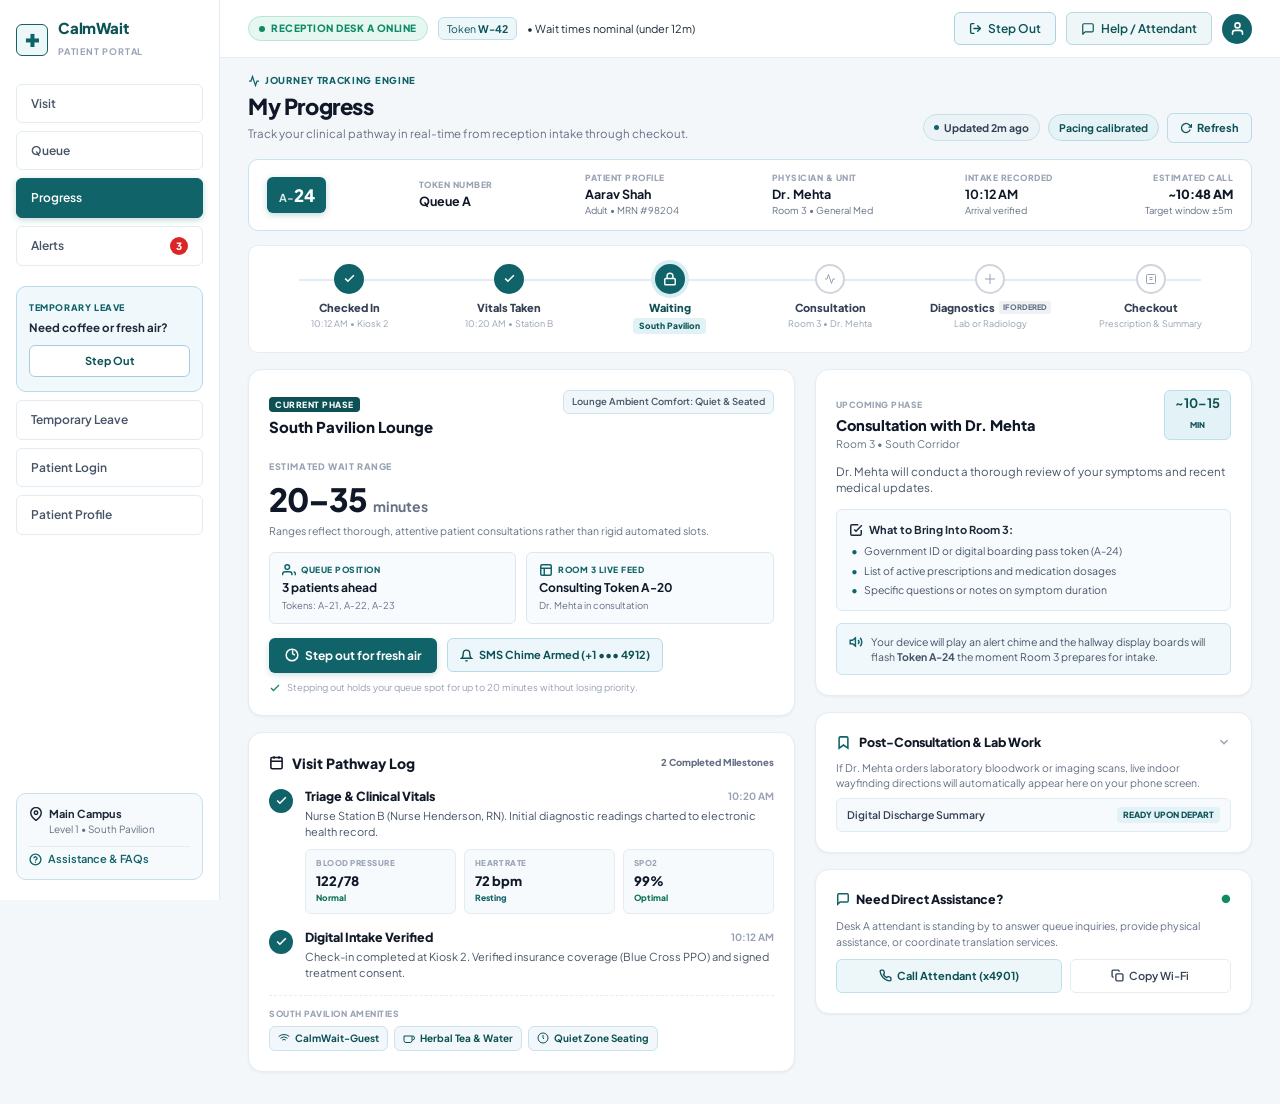
<file: progress/progress.html>
<!DOCTYPE html>
<html lang="en">
<head>
  <meta charset="UTF-8">
  <meta name="viewport" content="width=device-width, initial-scale=1.0">
  <title>CalmWait - My Progress - Patient Journey</title>
  <link rel="preconnect" href="https://fonts.googleapis.com">
  <link rel="preconnect" href="https://fonts.gstatic.com" crossorigin>
  <link href="https://fonts.googleapis.com/css2?family=Plus+Jakarta+Sans:wght@400;500;600;700;800&display=swap" rel="stylesheet">
  <link rel="stylesheet" href="../global/global.css">
  <link rel="stylesheet" href="progress.css">
</head>
<body class="page-progress">

  <div class="app-container">
    
    <!-- Sidebar -->
    <aside class="sidebar">
      <div class="sidebar-top">
        <div class="brand">
          <div class="brand-icon">✚</div>
          <div class="brand-text">
            <h1>CalmWait</h1>
            <span>Patient Portal</span>
          </div>
        </div>

        <nav class="nav-list">
          <a href="../visit/visit.html" class="nav-item">Visit</a>
          <a href="../que/que.html" class="nav-item">Queue</a>
          <a href="../progress/progress.html" class="nav-item active">Progress</a>
          <a href="../notification/notification.html" class="nav-item">
            <span>Alerts</span>
            <span class="nav-badge">3</span>
          </a>
          <div class="nav-leave-box">
            <span class="nav-leave-tag">Temporary Leave</span>
            <p class="nav-leave-title">Need coffee or fresh air?</p>
            <a href="../index.html" class="btn-leave-action">Step Out</a>
          </div>
                  <a href="../index.html" class="nav-item">Temporary Leave</a>
          <a href="../login/login.html" class="nav-item">Patient Login</a>
          <a href="../pro/pro.html" class="nav-item">Patient Profile</a></nav>
      </div>

      <div class="sidebar-footer">
        <div class="location-info">
          <div class="loc-header">
            <svg width="14" height="14" viewBox="0 0 24 24" fill="none" stroke="currentColor" stroke-width="2.5" stroke-linecap="round" stroke-linejoin="round"><path d="M21 10c0 7-9 13-9 13s-9-6-9-13a9 9 0 0 1 18 0z"></path><circle cx="12" cy="10" r="3"></circle></svg>
            <span>Main Campus</span>
          </div>
          <p class="loc-sub">Level 1 • South Pavilion</p>
        </div>
        <a href="#" class="footer-link">
          <svg width="13" height="13" viewBox="0 0 24 24" fill="none" stroke="currentColor" stroke-width="2.5" stroke-linecap="round" stroke-linejoin="round"><circle cx="12" cy="12" r="10"></circle><path d="M9.09 9a3 3 0 0 1 5.83 1c0 2-3 3-3 3"></path><line x1="12" y1="17" x2="12.01" y2="17"></line></svg>
          Assistance &amp; FAQs
        </a>
      </div>
    </aside>

    <!-- Main Content Area -->
    <main class="main-content">

      <!-- Top Utility Header -->
      <header class="utility-bar">
        <div class="desk-indicator">
          <span class="pulse-badge">
            <span class="pulse-dot"></span>
            Reception Desk A Online
          </span>
          <span class="token-top-pill">Token <strong>W-42</strong></span>
          <span class="desk-meta">• Wait times nominal (under 12m)</span>
        </div>

        <div class="account-actions">
          <button class="btn btn-outline-stepout" type="button">
            <svg width="13" height="13" viewBox="0 0 24 24" fill="none" stroke="currentColor" stroke-width="2.5" stroke-linecap="round" stroke-linejoin="round"><path d="M9 21H5a2 2 0 0 1-2-2V5a2 2 0 0 1 2-2h4"></path><polyline points="16 17 21 12 16 7"></polyline><line x1="21" y1="12" x2="9" y2="12"></line></svg>
            Step Out
          </button>
          <button class="btn btn-support" type="button">
            <svg width="14" height="14" viewBox="0 0 24 24" fill="none" stroke="currentColor" stroke-width="2" stroke-linecap="round" stroke-linejoin="round"><path d="M21 15a2 2 0 0 1-2 2H7l-4 4V5a2 2 0 0 1 2-2h14a2 2 0 0 1 2 2z"></path></svg>
            Help / Attendant
          </button>
          <a href="../pro/pro.html" class="profile-avatar" aria-label="Open patient profile">
            <svg width="15" height="15" viewBox="0 0 24 24" fill="none" stroke="currentColor" stroke-width="2.5" stroke-linecap="round" stroke-linejoin="round"><path d="M20 21v-2a4 4 0 0 0-4-4H8a4 4 0 0 0-4 4v2"></path><circle cx="12" cy="7" r="4"></circle></svg>
          </a>
        </div>
      </header>

      <!-- Main Progress Hero Header -->
      <section class="progress-hero-header">
        <div class="hero-left">
          <span class="engine-tag">
            <svg width="12" height="12" viewBox="0 0 24 24" fill="none" stroke="currentColor" stroke-width="2.5"><polyline points="22 12 18 12 15 21 9 3 6 12 2 12"></polyline></svg>
            Journey Tracking Engine
          </span>
          <h2>My Progress</h2>
          <p class="hero-subtext">Track your clinical pathway in real-time from reception intake through checkout.</p>
        </div>

        <div class="hero-status-pills">
          <span class="status-meta-pill">
            <span class="status-dot"></span>
            Updated 2m ago
          </span>
          <span class="status-meta-pill blue">
            Pacing calibrated
          </span>
          <button class="btn-refresh-sm" type="button">
            <svg width="12" height="12" viewBox="0 0 24 24" fill="none" stroke="currentColor" stroke-width="2.5"><polyline points="23 4 23 10 17 10"></polyline><path d="M20.49 15a9 9 0 1 1-2.12-9.36L23 10"></path></svg>
            Refresh
          </button>
        </div>
      </section>

      <!-- Patient & Visit Identity Card -->
      <section class="patient-id-strip">
        <div class="patient-token-box">
          <span class="token-prefix">A-</span>
          <span class="token-number">24</span>
        </div>

        <div class="id-meta-item">
          <span class="id-meta-lbl">Token Number</span>
          <strong>Queue A</strong>
        </div>

        <div class="id-meta-item">
          <span class="id-meta-lbl">Patient Profile</span>
          <strong>Aarav Shah</strong>
          <small>Adult • MRN #98204</small>
        </div>

        <div class="id-meta-item">
          <span class="id-meta-lbl">Physician &amp; Unit</span>
          <strong class="highlight-physician">Dr. Mehta</strong>
          <small>Room 3 • General Med</small>
        </div>

        <div class="id-meta-item">
          <span class="id-meta-lbl">Intake Recorded</span>
          <strong>10:12 AM</strong>
          <small>Arrival verified</small>
        </div>

        <div class="id-meta-item call-estimate">
          <span class="id-meta-lbl">Estimated Call</span>
          <strong class="call-time">~10:48 AM</strong>
          <small>Target window ±5m</small>
        </div>
      </section>

      <!-- 6-Stage Stepper Bar -->
      <section class="stepper-section">
        <div class="stepper-container">
          <div class="stepper-track-bg"></div>

          <!-- Step 1: Completed -->
          <div class="step-node completed">
            <div class="step-circle">
              <svg width="13" height="13" viewBox="0 0 24 24" fill="none" stroke="currentColor" stroke-width="3"><polyline points="20 6 9 17 4 12"></polyline></svg>
            </div>
            <span class="step-title">Checked In</span>
            <span class="step-detail">10:12 AM • Kiosk 2</span>
          </div>

          <!-- Step 2: Completed -->
          <div class="step-node completed">
            <div class="step-circle">
              <svg width="13" height="13" viewBox="0 0 24 24" fill="none" stroke="currentColor" stroke-width="3"><polyline points="20 6 9 17 4 12"></polyline></svg>
            </div>
            <span class="step-title">Vitals Taken</span>
            <span class="step-detail">10:20 AM • Station B</span>
          </div>

          <!-- Step 3: Current Active (Waiting) -->
          <div class="step-node active">
            <div class="step-circle">
              <svg width="14" height="14" viewBox="0 0 24 24" fill="none" stroke="currentColor" stroke-width="2.5"><rect x="3" y="11" width="18" height="11" rx="2" ry="2"></rect><path d="M7 11V7a5 5 0 0 1 10 0v4"></path></svg>
            </div>
            <span class="step-title">Waiting</span>
            <span class="step-pill">South Pavilion</span>
          </div>

          <!-- Step 4: Upcoming -->
          <div class="step-node pending">
            <div class="step-circle">
              <svg width="12" height="12" viewBox="0 0 24 24" fill="none" stroke="currentColor" stroke-width="2"><path d="M22 12h-4l-3 9L9 3l-3 9H2"></path></svg>
            </div>
            <span class="step-title">Consultation</span>
            <span class="step-detail">Room 3 • Dr. Mehta</span>
          </div>

          <!-- Step 5: Diagnostics -->
          <div class="step-node pending">
            <div class="step-circle">
              <svg width="12" height="12" viewBox="0 0 24 24" fill="none" stroke="currentColor" stroke-width="2"><path d="M12 2v20M2 12h20"></path></svg>
            </div>
            <div class="step-title-group">
              <span class="step-title">Diagnostics</span>
              <span class="mini-tag">IF ORDERED</span>
            </div>
            <span class="step-detail">Lab or Radiology</span>
          </div>

          <!-- Step 6: Checkout -->
          <div class="step-node pending">
            <div class="step-circle">
              <svg width="12" height="12" viewBox="0 0 24 24" fill="none" stroke="currentColor" stroke-width="2"><rect x="3" y="3" width="18" height="18" rx="2" ry="2"></rect><line x1="9" y1="9" x2="15" y2="9"></line><line x1="9" y1="13" x2="15" y2="13"></line></svg>
            </div>
            <span class="step-title">Checkout</span>
            <span class="step-detail">Prescription &amp; Summary</span>
          </div>
        </div>
      </section>

      <!-- Main 2-Column Clinical Layout -->
      <div class="progress-columns-grid">
        
        <!-- Left Column: Current Phase & Visit Log -->
        <div class="col-left">

          <!-- Current Phase Card -->
          <article class="card current-phase-card">
            <div class="phase-header-bar">
              <div class="phase-current-badge">
                <span class="badge-tag-dark">CURRENT PHASE</span>
                <h4>South Pavilion Lounge</h4>
              </div>
              <span class="ambient-pill">Lounge Ambient Comfort: Quiet &amp; Seated</span>
            </div>

            <div class="wait-range-block">
              <span class="wait-range-lbl">ESTIMATED WAIT RANGE</span>
              <div class="wait-time-row">
                <h2>20–35</h2>
                <span class="wait-mins">minutes</span>
              </div>
              <p class="wait-range-note">Ranges reflect thorough, attentive patient consultations rather than rigid automated slots.</p>
            </div>

            <!-- Queue Position & Room Live Feed -->
            <div class="live-status-cards-grid">
              <div class="feed-mini-box">
                <div class="feed-mini-title">
                  <svg width="14" height="14" viewBox="0 0 24 24" fill="none" stroke="currentColor" stroke-width="2.5"><path d="M17 21v-2a4 4 0 0 0-4-4H5a4 4 0 0 0-4 4v2"></path><circle cx="9" cy="7" r="4"></circle><path d="M23 21v-2a4 4 0 0 0-3-3.87"></path></svg>
                  <span>QUEUE POSITION</span>
                </div>
                <strong>3 patients ahead</strong>
                <small>Tokens: A-21, A-22, A-23</small>
              </div>

              <div class="feed-mini-box">
                <div class="feed-mini-title">
                  <svg width="14" height="14" viewBox="0 0 24 24" fill="none" stroke="currentColor" stroke-width="2.5"><rect x="3" y="3" width="18" height="18" rx="2" ry="2"></rect><line x1="3" y1="9" x2="21" y2="9"></line><line x1="9" y1="21" x2="9" y2="9"></line></svg>
                  <span>ROOM 3 LIVE FEED</span>
                </div>
                <strong>Consulting Token A-20</strong>
                <small>Dr. Mehta in consultation</small>
              </div>
            </div>

            <!-- Action Trigger Buttons -->
            <div class="phase-actions-row">
              <button class="btn btn-fresh-air" type="button">
                <svg width="14" height="14" viewBox="0 0 24 24" fill="none" stroke="currentColor" stroke-width="2.5"><path d="M13 4v6l4 2"></path><circle cx="12" cy="12" r="10"></circle></svg>
                Step out for fresh air
              </button>
              <div class="sms-armed-pill">
                <svg width="13" height="13" viewBox="0 0 24 24" fill="none" stroke="currentColor" stroke-width="2.5"><path d="M18 8A6 6 0 0 0 6 8c0 7-3 9-3 9h18s-3-2-3-9"></path><path d="M13.73 21a2 2 0 0 1-3.46 0"></path></svg>
                SMS Chime Armed (+1 ••• 4912)
              </div>
            </div>

            <div class="phase-footnote">
              <svg width="12" height="12" viewBox="0 0 24 24" fill="none" stroke="currentColor" stroke-width="2.5"><polyline points="20 6 9 17 4 12"></polyline></svg>
              <span>Stepping out holds your queue spot for up to 20 minutes without losing priority.</span>
            </div>
          </article>

          <!-- Visit Pathway Log Card -->
          <article class="card pathway-log-card">
            <div class="log-card-header">
              <div class="log-title">
                <svg width="15" height="15" viewBox="0 0 24 24" fill="none" stroke="currentColor" stroke-width="2.5"><rect x="3" y="4" width="18" height="18" rx="2" ry="2"></rect><line x1="16" y1="2" x2="16" y2="6"></line><line x1="8" y1="2" x2="8" y2="6"></line><line x1="3" y1="10" x2="21" y2="10"></line></svg>
                <h3>Visit Pathway Log</h3>
              </div>
              <span class="milestones-tag">2 Completed Milestones</span>
            </div>

            <div class="pathway-log-timeline">
              
              <!-- Log Item 1: Triage & Clinical Vitals -->
              <div class="log-item">
                <div class="log-icon-wrap completed">
                  <svg width="13" height="13" viewBox="0 0 24 24" fill="none" stroke="currentColor" stroke-width="3"><polyline points="20 6 9 17 4 12"></polyline></svg>
                </div>
                <div class="log-content">
                  <div class="log-head">
                    <h4>Triage &amp; Clinical Vitals</h4>
                    <span class="log-time">10:20 AM</span>
                  </div>
                  <p class="log-desc">Nurse Station B (Nurse Henderson, RN). Initial diagnostic readings charted to electronic health record.</p>

                  <!-- Vitals Metric Grid -->
                  <div class="vitals-metric-grid">
                    <div class="vital-card">
                      <span class="vital-lbl">BLOOD PRESSURE</span>
                      <strong class="vital-val">122/78</strong>
                      <span class="vital-sub normal">Normal</span>
                    </div>
                    <div class="vital-card">
                      <span class="vital-lbl">HEART RATE</span>
                      <strong class="vital-val">72 bpm</strong>
                      <span class="vital-sub resting">Resting</span>
                    </div>
                    <div class="vital-card">
                      <span class="vital-lbl">SPO2</span>
                      <strong class="vital-val">99%</strong>
                      <span class="vital-sub optimal">Optimal</span>
                    </div>
                  </div>
                </div>
              </div>

              <!-- Log Item 2: Digital Intake Verified -->
              <div class="log-item">
                <div class="log-icon-wrap completed">
                  <svg width="13" height="13" viewBox="0 0 24 24" fill="none" stroke="currentColor" stroke-width="3"><polyline points="20 6 9 17 4 12"></polyline></svg>
                </div>
                <div class="log-content">
                  <div class="log-head">
                    <h4>Digital Intake Verified</h4>
                    <span class="log-time">10:12 AM</span>
                  </div>
                  <p class="log-desc">Check-in completed at Kiosk 2. Verified insurance coverage (Blue Cross PPO) and signed treatment consent.</p>
                </div>
              </div>

            </div>

            <!-- South Pavilion Amenities -->
            <div class="amenities-sub-row">
              <span class="amenity-title">SOUTH PAVILION AMENITIES</span>
              <div class="amenity-tags">
                <span class="amenity-tag">
                  <svg width="12" height="12" viewBox="0 0 24 24" fill="none" stroke="currentColor" stroke-width="2"><path d="M5 12.55a11 11 0 0 1 14.08 0"></path><path d="M1.42 9a16 16 0 0 1 21.16 0"></path><path d="M8.53 16.11a6 6 0 0 1 6.95 0"></path><line x1="12" y1="20" x2="12.01" y2="20"></line></svg>
                  CalmWait-Guest
                </span>
                <span class="amenity-tag">
                  <svg width="12" height="12" viewBox="0 0 24 24" fill="none" stroke="currentColor" stroke-width="2"><path d="M18 8h1a4 4 0 0 1 0 8h-1"></path><path d="M2 8h16v9a4 4 0 0 1-4 4H6a4 4 0 0 1-4-4V8z"></path></svg>
                  Herbal Tea &amp; Water
                </span>
                <span class="amenity-tag">
                  <svg width="12" height="12" viewBox="0 0 24 24" fill="none" stroke="currentColor" stroke-width="2"><circle cx="12" cy="12" r="10"></circle><polyline points="12 6 12 12 14 14"></polyline></svg>
                  Quiet Zone Seating
                </span>
              </div>
            </div>
          </article>

        </div>

        <!-- Right Column: Upcoming Phase, Post-Consultation, Direct Assistance -->
        <div class="col-right">

          <!-- Upcoming Phase Card -->
          <article class="card upcoming-phase-card">
            <div class="upcoming-header-row">
              <div>
                <span class="phase-overline">UPCOMING PHASE</span>
                <h3>Consultation with Dr. Mehta</h3>
                <p class="phase-location">Room 3 • South Corridor</p>
              </div>
              <div class="upcoming-countdown-badge">
                <strong>~10–15</strong>
                <small>Min</small>
              </div>
            </div>

            <p class="upcoming-lead">Dr. Mehta will conduct a thorough review of your symptoms and recent medical updates.</p>

            <!-- What to Bring Checklist Box -->
            <div class="checklist-card">
              <div class="checklist-title">
                <svg width="14" height="14" viewBox="0 0 24 24" fill="none" stroke="currentColor" stroke-width="2.5"><polyline points="9 11 12 14 22 4"></polyline><path d="M21 12v7a2 2 0 0 1-2 2H5a2 2 0 0 1-2-2V5a2 2 0 0 1 2-2h11"></path></svg>
                <strong>What to Bring Into Room 3:</strong>
              </div>
              <ul class="checklist-list">
                <li>Government ID or digital boarding pass token (A-24)</li>
                <li>List of active prescriptions and medication dosages</li>
                <li>Specific questions or notes on symptom duration</li>
              </ul>
            </div>

            <!-- Device Audio Alert Hint -->
            <div class="alert-hint-box">
              <svg width="14" height="14" viewBox="0 0 24 24" fill="none" stroke="currentColor" stroke-width="2.5"><polygon points="11 5 6 9 2 9 2 15 6 15 11 19 11 5"></polygon><path d="M19.07 4.93a10 10 0 0 1 0 14.14M15.54 8.46a5 5 0 0 1 0 7.07"></path></svg>
              <p>Your device will play an alert chime and the hallway display boards will flash <strong>Token A-24</strong> the moment Room 3 prepares for intake.</p>
            </div>
          </article>

          <!-- Post-Consultation & Lab Work Accordion -->
          <article class="card labwork-card">
            <div class="labwork-header">
              <div class="labwork-title">
                <svg width="15" height="15" viewBox="0 0 24 24" fill="none" stroke="currentColor" stroke-width="2.5"><path d="M19 21l-7-5-7 5V5a2 2 0 0 1 2-2h10a2 2 0 0 1 2 2z"></path></svg>
                <h4>Post-Consultation &amp; Lab Work</h4>
              </div>
              <svg class="chevron-icon" width="14" height="14" viewBox="0 0 24 24" fill="none" stroke="currentColor" stroke-width="2.5"><polyline points="6 9 12 15 18 9"></polyline></svg>
            </div>
            <p class="labwork-desc">If Dr. Mehta orders laboratory bloodwork or imaging scans, live indoor wayfinding directions will automatically appear here on your phone screen.</p>
            
            <div class="summary-status-strip">
              <span>Digital Discharge Summary</span>
              <span class="badge-ready">READY UPON DEPART</span>
            </div>
          </article>

          <!-- Need Direct Assistance Card -->
          <article class="card assistance-card">
            <div class="assist-header">
              <div class="assist-title">
                <svg width="14" height="14" viewBox="0 0 24 24" fill="none" stroke="currentColor" stroke-width="2.5"><path d="M21 15a2 2 0 0 1-2 2H7l-4 4V5a2 2 0 0 1 2-2h14a2 2 0 0 1 2 2z"></path></svg>
                <h4>Need Direct Assistance?</h4>
              </div>
              <span class="online-dot">●</span>
            </div>
            <p class="assist-desc">Desk A attendant is standing by to answer queue inquiries, provide physical assistance, or coordinate translation services.</p>

            <div class="assist-actions-grid">
              <button class="btn btn-call-attendant" type="button">
                <svg width="13" height="13" viewBox="0 0 24 24" fill="none" stroke="currentColor" stroke-width="2.5"><path d="M22 16.92v3a2 2 0 0 1-2.18 2 19.79 19.79 0 0 1-8.63-3.07 19.5 19.5 0 0 1-6-6 19.79 19.79 0 0 1-3.07-8.67A2 2 0 0 1 4.11 2h3a2 2 0 0 1 2 1.72 12.84 12.84 0 0 0 .7 2.81 2 2 0 0 1-.45 2.11L8.09 9.91a16 16 0 0 0 6 6l1.27-1.27a2 2 0 0 1 2.11-.45 12.84 12.84 0 0 0 2.81.7A2 2 0 0 1 22 16.92z"></path></svg>
                Call Attendant (x4901)
              </button>
              <button class="btn btn-copy-wifi" type="button">
                <svg width="13" height="13" viewBox="0 0 24 24" fill="none" stroke="currentColor" stroke-width="2.5"><rect x="9" y="9" width="13" height="13" rx="2" ry="2"></rect><path d="M5 15H4a2 2 0 0 1-2-2V4a2 2 0 0 1 2-2h9a2 2 0 0 1 2 2v1"></path></svg>
                Copy Wi-Fi
              </button>
            </div>
          </article>

        </div>

      </div>

    </main>

  </div>

</body>
</html>
</file>
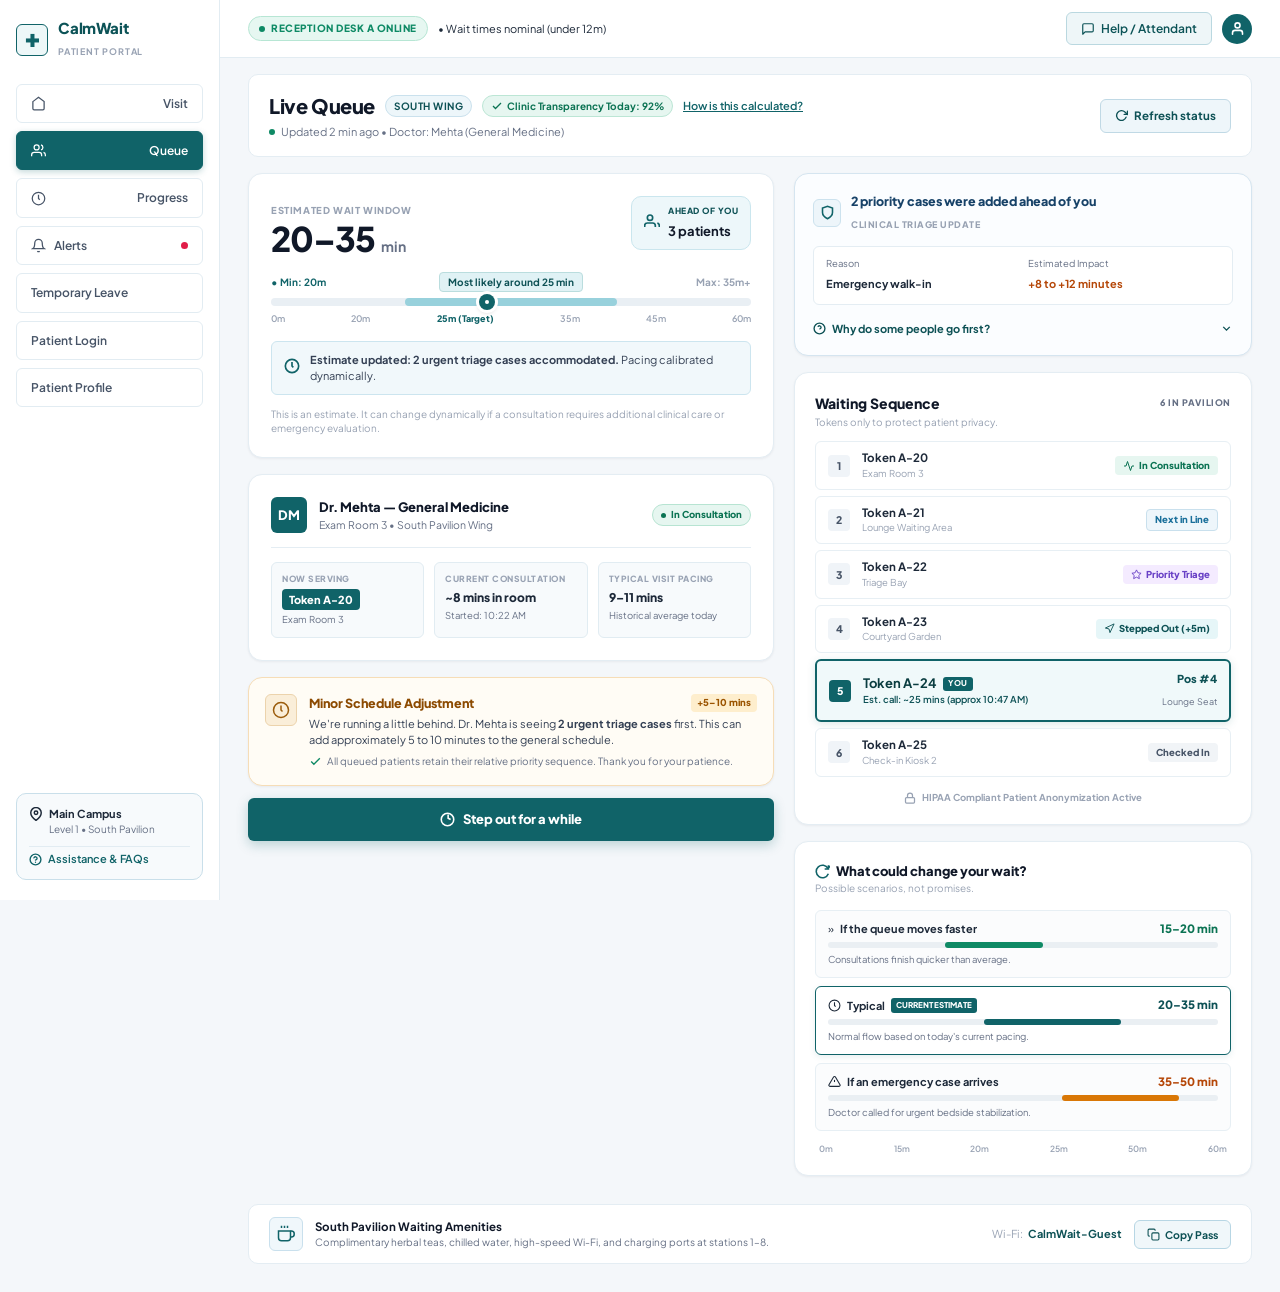
<file: que/que.html>
<!DOCTYPE html>
<html lang="en">
<head>
  <meta charset="UTF-8">
  <meta name="viewport" content="width=device-width, initial-scale=1.0">
  <title>CalmWait - Live Queue - Wait Status</title>
  <link rel="preconnect" href="https://fonts.googleapis.com">
  <link rel="preconnect" href="https://fonts.gstatic.com" crossorigin>
  <link href="https://fonts.googleapis.com/css2?family=Plus+Jakarta+Sans:wght@400;500;600;700;800&display=swap" rel="stylesheet">
  <link rel="stylesheet" href="../global/global.css">
  <link rel="stylesheet" href="queue.css">
</head>
<body class="page-queue">

  <div class="app-container">
    
    <!-- Sidebar -->
    <aside class="sidebar">
      <div class="sidebar-top">
        <div class="brand">
          <div class="brand-icon">✚</div>
          <div class="brand-text">
            <h1>CalmWait</h1>
            <span>Patient Portal</span>
          </div>
        </div>

        <nav class="nav-list">
          <a href="../visit/visit.html" class="nav-item">
            <svg width="15" height="15" viewBox="0 0 24 24" fill="none" stroke="currentColor" stroke-width="2"><path d="M3 9l9-7 9 7v11a2 2 0 0 1-2 2H5a2 2 0 0 1-2-2z"></path></svg>
            <span>Visit</span>
          </a>
          <a href="../que/que.html" class="nav-item active">
            <svg width="15" height="15" viewBox="0 0 24 24" fill="none" stroke="currentColor" stroke-width="2"><path d="M17 21v-2a4 4 0 0 0-4-4H5a4 4 0 0 0-4 4v2"></path><circle cx="9" cy="7" r="4"></circle><path d="M23 21v-2a4 4 0 0 0-3-3.87"></path><path d="M16 3.13a4 4 0 0 1 0 7.75"></path></svg>
            <span>Queue</span>
          </a>
          <a href="../progress/progress.html" class="nav-item">
            <svg width="15" height="15" viewBox="0 0 24 24" fill="none" stroke="currentColor" stroke-width="2"><circle cx="12" cy="12" r="10"></circle><polyline points="12 6 12 12 14 14"></polyline></svg>
            <span>Progress</span>
          </a>
          <a href="../notification/notification.html" class="nav-item">
            <div class="nav-icon-title">
              <svg width="15" height="15" viewBox="0 0 24 24" fill="none" stroke="currentColor" stroke-width="2"><path d="M18 8A6 6 0 0 0 6 8c0 7-3 9-3 9h18s-3-2-3-9"></path><path d="M13.73 21a2 2 0 0 1-3.46 0"></path></svg>
              <span>Alerts</span>
            </div>
            <span class="alert-dot-indicator"></span>
          </a>
                  <a href="../index.html" class="nav-item">Temporary Leave</a>
          <a href="../login/login.html" class="nav-item">Patient Login</a>
          <a href="../pro/pro.html" class="nav-item">Patient Profile</a></nav>
      </div>

      <div class="sidebar-footer">
        <div class="location-info">
          <div class="loc-header">
            <svg width="14" height="14" viewBox="0 0 24 24" fill="none" stroke="currentColor" stroke-width="2.5" stroke-linecap="round" stroke-linejoin="round"><path d="M21 10c0 7-9 13-9 13s-9-6-9-13a9 9 0 0 1 18 0z"></path><circle cx="12" cy="10" r="3"></circle></svg>
            <span>Main Campus</span>
          </div>
          <p class="loc-sub">Level 1 • South Pavilion</p>
        </div>
        <a href="#" class="footer-link">
          <svg width="13" height="13" viewBox="0 0 24 24" fill="none" stroke="currentColor" stroke-width="2.5" stroke-linecap="round" stroke-linejoin="round"><circle cx="12" cy="12" r="10"></circle><path d="M9.09 9a3 3 0 0 1 5.83 1c0 2-3 3-3 3"></path><line x1="12" y1="17" x2="12.01" y2="17"></line></svg>
          Assistance &amp; FAQs
        </a>
      </div>
    </aside>

    <!-- Main Content Area -->
    <main class="main-content">

      <!-- Top Utility Header -->
      <header class="utility-bar">
        <div class="desk-indicator">
          <span class="pulse-badge">
            <span class="pulse-dot"></span>
            Reception Desk A Online
          </span>
          <span class="desk-meta">• Wait times nominal (under 12m)</span>
        </div>

        <div class="account-actions">
          <button class="btn btn-support" type="button">
            <svg width="14" height="14" viewBox="0 0 24 24" fill="none" stroke="currentColor" stroke-width="2" stroke-linecap="round" stroke-linejoin="round"><path d="M21 15a2 2 0 0 1-2 2H7l-4 4V5a2 2 0 0 1 2-2h14a2 2 0 0 1 2 2z"></path></svg>
            Help / Attendant
          </button>
          <a href="../pro/pro.html" class="profile-avatar" aria-label="Open patient profile">
            <svg width="15" height="15" viewBox="0 0 24 24" fill="none" stroke="currentColor" stroke-width="2.5" stroke-linecap="round" stroke-linejoin="round"><path d="M20 21v-2a4 4 0 0 0-4-4H8a4 4 0 0 0-4 4v2"></path><circle cx="12" cy="7" r="4"></circle></svg>
          </a>
        </div>
      </header>

      <!-- Live Queue Main Header Banner -->
      <section class="queue-overview-banner">
        <div class="banner-title-group">
          <div class="title-with-tags">
            <h2>Live Queue</h2>
            <span class="chip chip-wing">South Wing</span>
            <span class="chip chip-transparency">
              <svg width="12" height="12" viewBox="0 0 24 24" fill="none" stroke="currentColor" stroke-width="2.5"><polyline points="20 6 9 17 4 12"></polyline></svg>
              Clinic Transparency Today: 92%
            </span>
            <a href="#" class="calc-link">How is this calculated?</a>
          </div>
          <p class="banner-sub">
            <span class="green-live-dot"></span> Updated 2 min ago • Doctor: Mehta (General Medicine)
          </p>
        </div>

        <button class="btn btn-refresh" type="button">
          <svg width="13" height="13" viewBox="0 0 24 24" fill="none" stroke="currentColor" stroke-width="2.5" stroke-linecap="round" stroke-linejoin="round"><polyline points="23 4 23 10 17 10"></polyline><path d="M20.49 15a9 9 0 1 1-2.12-9.36L23 10"></path></svg>
          Refresh status
        </button>
      </section>

      <!-- Queue Content Grid (2 Columns) -->
      <div class="queue-layout-grid">
        
        <!-- Left Column: Wait Window, Physician Status, Delay notice, Step Out -->
        <div class="queue-left-column">

          <!-- Estimated Wait Window Card -->
          <article class="card wait-window-card">
            <div class="wait-header-row">
              <div class="wait-primary-metric">
                <span class="tag-overline">Estimated Wait Window</span>
                <div class="wait-time-large">
                  <h3>20–35</h3>
                  <span class="wait-unit">min</span>
                </div>
              </div>

              <div class="ahead-badge">
                <div class="ahead-icon">
                  <svg width="16" height="16" viewBox="0 0 24 24" fill="none" stroke="currentColor" stroke-width="2.5"><path d="M17 21v-2a4 4 0 0 0-4-4H5a4 4 0 0 0-4 4v2"></path><circle cx="9" cy="7" r="4"></circle><path d="M23 21v-2a4 4 0 0 0-3-3.87"></path></svg>
                </div>
                <div class="ahead-text">
                  <small>Ahead of you</small>
                  <strong>3 patients</strong>
                </div>
              </div>
            </div>

            <!-- Wait Range Slider Graphic -->
            <div class="timeline-slider-wrap">
              <div class="slider-labels-top">
                <span class="min-lbl">• Min: 20m</span>
                <span class="target-lbl">Most likely around 25 min</span>
                <span class="max-lbl">Max: 35m+</span>
              </div>

              <div class="timeline-bar">
                <div class="timeline-fill" style="left: 28%; width: 44%;"></div>
                <div class="timeline-pin" style="left: 45%;">
                  <span class="pin-dot"></span>
                </div>
              </div>

              <div class="timeline-ticks">
                <span>0m</span>
                <span>20m</span>
                <span class="active-tick">25m (Target)</span>
                <span>35m</span>
                <span>45m</span>
                <span>60m</span>
              </div>
            </div>

            <!-- Pacing Notice Callout -->
            <div class="pacing-callout">
              <div class="callout-clock-icon">
                <svg width="16" height="16" viewBox="0 0 24 24" fill="none" stroke="currentColor" stroke-width="2.5"><circle cx="12" cy="12" r="10"></circle><polyline points="12 6 12 12 14 14"></polyline></svg>
              </div>
              <p>
                <strong>Estimate updated: 2 urgent triage cases accommodated.</strong> Pacing calibrated dynamically.
              </p>
            </div>

            <p class="wait-footnote">
              This is an estimate. It can change dynamically if a consultation requires additional clinical care or emergency evaluation.
            </p>
          </article>

          <!-- Physician In-Consultation Card -->
          <article class="card doctor-status-card">
            <div class="doc-card-head">
              <div class="doc-badge-avatar">DM</div>
              <div class="doc-header-info">
                <h4>Dr. Mehta — General Medicine</h4>
                <p>Exam Room 3 • South Pavilion Wing</p>
              </div>
              <span class="status-chip-consulting">
                <span class="chip-dot"></span>
                In Consultation
              </span>
            </div>

            <div class="doctor-metrics-grid">
              <div class="doc-metric-item">
                <span class="d-metric-lbl">Now Serving</span>
                <div class="metric-token-pill">Token A-20</div>
                <small class="d-metric-sub">Exam Room 3</small>
              </div>

              <div class="doc-metric-item">
                <span class="d-metric-lbl">Current Consultation</span>
                <strong class="d-metric-val">~8 mins in room</strong>
                <small class="d-metric-sub">Started: 10:22 AM</small>
              </div>

              <div class="doc-metric-item">
                <span class="d-metric-lbl">Typical Visit Pacing</span>
                <strong class="d-metric-val">9–11 mins</strong>
                <small class="d-metric-sub">Historical average today</small>
              </div>
            </div>
          </article>

          <!-- Schedule Adjustment Warning -->
          <div class="card schedule-alert-card">
            <div class="schedule-alert-icon">
              <svg width="18" height="18" viewBox="0 0 24 24" fill="none" stroke="currentColor" stroke-width="2"><circle cx="12" cy="12" r="10"></circle><polyline points="12 6 12 12 14 14"></polyline></svg>
            </div>
            <div class="schedule-alert-body">
              <div class="schedule-head-row">
                <h4>Minor Schedule Adjustment</h4>
                <span class="badge-delay">+5–10 mins</span>
              </div>
              <p class="schedule-text">
                We're running a little behind. Dr. Mehta is seeing <strong>2 urgent triage cases</strong> first. This can add approximately 5 to 10 minutes to the general schedule.
              </p>
              <div class="schedule-reassurance">
                <svg width="13" height="13" viewBox="0 0 24 24" fill="none" stroke="currentColor" stroke-width="2.5"><polyline points="20 6 9 17 4 12"></polyline></svg>
                <span>All queued patients retain their relative priority sequence. Thank you for your patience.</span>
              </div>
            </div>
          </div>

          <!-- Step Out Trigger Button -->
          <div class="step-out-btn-wrap">
            <button class="btn btn-step-out-main" type="button">
              <svg width="15" height="15" viewBox="0 0 24 24" fill="none" stroke="currentColor" stroke-width="2.5"><path d="M13 4v6l4 2"></path><circle cx="12" cy="12" r="10"></circle></svg>
              Step out for a while
            </button>
          </div>

        </div>

        <!-- Right Column: Priority Triage Notice, Waiting Sequence List, What could change -->
        <div class="queue-right-column">

          <!-- Priority Triage Accordion Card -->
          <div class="card priority-triage-card">
            <div class="triage-header">
              <div class="triage-icon-wrap">
                <svg width="15" height="15" viewBox="0 0 24 24" fill="none" stroke="currentColor" stroke-width="2.5"><path d="M12 22s8-4 8-10V5l-8-3-8 3v7c0 6 8 10 8 10z"></path></svg>
              </div>
              <div class="triage-text">
                <h4>2 priority cases were added ahead of you</h4>
                <span class="triage-tag">Clinical Triage Update</span>
              </div>
            </div>

            <div class="triage-stats-row">
              <div class="triage-stat-item">
                <span>Reason</span>
                <strong>Emergency walk-in</strong>
              </div>
              <div class="triage-stat-item highlight">
                <span>Estimated Impact</span>
                <strong>+8 to +12 minutes</strong>
              </div>
            </div>

            <div class="triage-accordion-trigger">
              <div class="trigger-label">
                <svg width="13" height="13" viewBox="0 0 24 24" fill="none" stroke="currentColor" stroke-width="2.5"><circle cx="12" cy="12" r="10"></circle><path d="M9.09 9a3 3 0 0 1 5.83 1c0 2-3 3-3 3"></path><line x1="12" y1="17" x2="12.01" y2="17"></line></svg>
                <span>Why do some people go first?</span>
              </div>
              <svg class="chevron" width="13" height="13" viewBox="0 0 24 24" fill="none" stroke="currentColor" stroke-width="2.5"><polyline points="6 9 12 15 18 9"></polyline></svg>
            </div>
          </div>

          <!-- Waiting Sequence List -->
          <div class="card waiting-sequence-card">
            <div class="sequence-header">
              <h3>Waiting Sequence</h3>
              <span class="seq-pavilion-badge">6 IN PAVILION</span>
            </div>
            <p class="sequence-privacy-notice">Tokens only to protect patient privacy.</p>

            <div class="sequence-list">
              
              <!-- Token 1: In consultation -->
              <div class="sequence-row in-consultation">
                <div class="seq-num">1</div>
                <div class="seq-info">
                  <strong>Token A-20</strong>
                  <span>Exam Room 3</span>
                </div>
                <div class="seq-status-badge badge-green">
                  <svg width="12" height="12" viewBox="0 0 24 24" fill="none" stroke="currentColor" stroke-width="2"><path d="M22 12h-4l-3 9L9 3l-3 9H2"></path></svg>
                  In Consultation
                </div>
              </div>

              <!-- Token 2: Next in line -->
              <div class="sequence-row next-line">
                <div class="seq-num">2</div>
                <div class="seq-info">
                  <strong>Token A-21</strong>
                  <span>Lounge Waiting Area</span>
                </div>
                <div class="seq-status-badge badge-blue">Next in Line</div>
              </div>

              <!-- Token 3: Priority Triage -->
              <div class="sequence-row priority-triage">
                <div class="seq-num">3</div>
                <div class="seq-info">
                  <strong>Token A-22</strong>
                  <span>Triage Bay</span>
                </div>
                <div class="seq-status-badge badge-purple">
                  <svg width="11" height="11" viewBox="0 0 24 24" fill="none" stroke="currentColor" stroke-width="2"><polygon points="12 2 15.09 8.26 22 9.27 17 14.14 18.18 21.02 12 17.77 5.82 21.02 7 14.14 2 9.27 8.91 8.26 12 2"></polygon></svg>
                  Priority Triage
                </div>
              </div>

              <!-- Token 4: Stepped Out -->
              <div class="sequence-row stepped-out">
                <div class="seq-num">4</div>
                <div class="seq-info">
                  <strong>Token A-23</strong>
                  <span>Courtyard Garden</span>
                </div>
                <div class="seq-status-badge badge-teal">
                  <svg width="11" height="11" viewBox="0 0 24 24" fill="none" stroke="currentColor" stroke-width="2"><polygon points="3 11 22 2 13 21 11 13 3 11"></polygon></svg>
                  Stepped Out (+5m)
                </div>
              </div>

              <!-- Token 5: USER'S TOKEN (Highlighted Card) -->
              <div class="sequence-row current-user-row">
                <div class="seq-num user-num">5</div>
                <div class="seq-user-token">
                  <div class="token-title-row">
                    <strong>Token A-24</strong>
                    <span class="user-you-tag">YOU</span>
                  </div>
                  <span class="user-est-text">Est. call: ~25 mins (approx 10:47 AM)</span>
                </div>
                <div class="user-position-box">
                  <span class="pos-badge">Pos #4</span>
                  <small>Lounge Seat</small>
                </div>
              </div>

              <!-- Token 6: Checked in -->
              <div class="sequence-row checked-in">
                <div class="seq-num">6</div>
                <div class="seq-info">
                  <strong>Token A-25</strong>
                  <span>Check-in Kiosk 2</span>
                </div>
                <div class="seq-status-badge badge-gray">Checked In</div>
              </div>

            </div>

            <div class="hipaa-compliance-footer">
              <svg width="12" height="12" viewBox="0 0 24 24" fill="none" stroke="currentColor" stroke-width="2.5"><rect x="3" y="11" width="18" height="11" rx="2" ry="2"></rect><path d="M7 11V7a5 5 0 0 1 10 0v4"></path></svg>
              <span>HIPAA Compliant Patient Anonymization Active</span>
            </div>
          </div>

          <!-- What Could Change Your Wait Card -->
          <div class="card scenarios-card">
            <div class="scenarios-head">
              <div class="scenarios-title">
                <svg width="15" height="15" viewBox="0 0 24 24" fill="none" stroke="currentColor" stroke-width="2.5"><path d="M21.5 2v6h-6M21.34 15.57a10 10 0 1 1-.57-8.38l5.67-5.67"></path></svg>
                <h3>What could change your wait?</h3>
              </div>
              <p class="scenarios-sub">Possible scenarios, not promises.</p>
            </div>

            <!-- Scenario 1: Faster -->
            <div class="scenario-item scenario-fast">
              <div class="scen-top">
                <div class="scen-label">
                  <span class="scen-arrow">»</span>
                  <strong>If the queue moves faster</strong>
                </div>
                <span class="scen-time green">15–20 min</span>
              </div>
              <div class="scen-bar-wrap">
                <div class="scen-pill-bar green" style="left: 30%; width: 25%;"></div>
              </div>
              <span class="scen-caption">Consultations finish quicker than average.</span>
            </div>

            <!-- Scenario 2: Typical (Selected/Current) -->
            <div class="scenario-item scenario-typical active">
              <div class="scen-top">
                <div class="scen-label">
                  <svg width="13" height="13" viewBox="0 0 24 24" fill="none" stroke="currentColor" stroke-width="2"><circle cx="12" cy="12" r="10"></circle><polyline points="12 6 12 12 14 14"></polyline></svg>
                  <strong>Typical</strong>
                  <span class="badge-curr">Current Estimate</span>
                </div>
                <span class="scen-time blue">20–35 min</span>
              </div>
              <div class="scen-bar-wrap">
                <div class="scen-pill-bar blue" style="left: 40%; width: 35%;"></div>
              </div>
              <span class="scen-caption">Normal flow based on today's current pacing.</span>
            </div>

            <!-- Scenario 3: Emergency -->
            <div class="scenario-item scenario-emergency">
              <div class="scen-top">
                <div class="scen-label">
                  <svg width="13" height="13" viewBox="0 0 24 24" fill="none" stroke="currentColor" stroke-width="2"><path d="M10.29 3.86L1.82 18a2 2 0 0 0 1.71 3h16.94a2 2 0 0 0 1.71-3L13.71 3.86a2 2 0 0 0-3.42 0z"></path><line x1="12" y1="9" x2="12" y2="13"></line><line x1="12" y1="17" x2="12.01" y2="17"></line></svg>
                  <strong>If an emergency case arrives</strong>
                </div>
                <span class="scen-time amber">35–50 min</span>
              </div>
              <div class="scen-bar-wrap">
                <div class="scen-pill-bar amber" style="left: 60%; width: 30%;"></div>
              </div>
              <span class="scen-caption">Doctor called for urgent bedside stabilization.</span>
            </div>

            <!-- Axis Ticks -->
            <div class="scenario-ticks">
              <span>0m</span>
              <span>15m</span>
              <span>20m</span>
              <span>25m</span>
              <span>50m</span>
              <span>60m</span>
            </div>
          </div>

        </div>

      </div>

      <!-- Bottom Lounge Amenities Banner -->
      <footer class="amenities-bottom-strip">
        <div class="amenities-info">
          <div class="amenities-icon">
            <svg width="18" height="18" viewBox="0 0 24 24" fill="none" stroke="currentColor" stroke-width="2"><path d="M18 8h1a4 4 0 0 1 0 8h-1"></path><path d="M2 8h16v9a4 4 0 0 1-4 4H6a4 4 0 0 1-4-4V8z"></path><line x1="6" y1="1" x2="6" y2="4"></line><line x1="10" y1="1" x2="10" y2="4"></line><line x1="14" y1="1" x2="14" y2="4"></line></svg>
          </div>
          <div>
            <strong>South Pavilion Waiting Amenities</strong>
            <p>Complimentary herbal teas, chilled water, high-speed Wi-Fi, and charging ports at stations 1–8.</p>
          </div>
        </div>

        <div class="amenities-wifi-row">
          <div class="wifi-label">
            <span>Wi-Fi:</span>
            <strong>CalmWait-Guest</strong>
          </div>
          <button class="btn btn-copy-pass" type="button">
            <svg width="13" height="13" viewBox="0 0 24 24" fill="none" stroke="currentColor" stroke-width="2"><rect x="9" y="9" width="13" height="13" rx="2" ry="2"></rect><path d="M5 15H4a2 2 0 0 1-2-2V4a2 2 0 0 1 2-2h9a2 2 0 0 1 2 2v1"></path></svg>
            Copy Pass
          </button>
        </div>
      </footer>

    </main>

  </div>

</body>
</html>
</file>
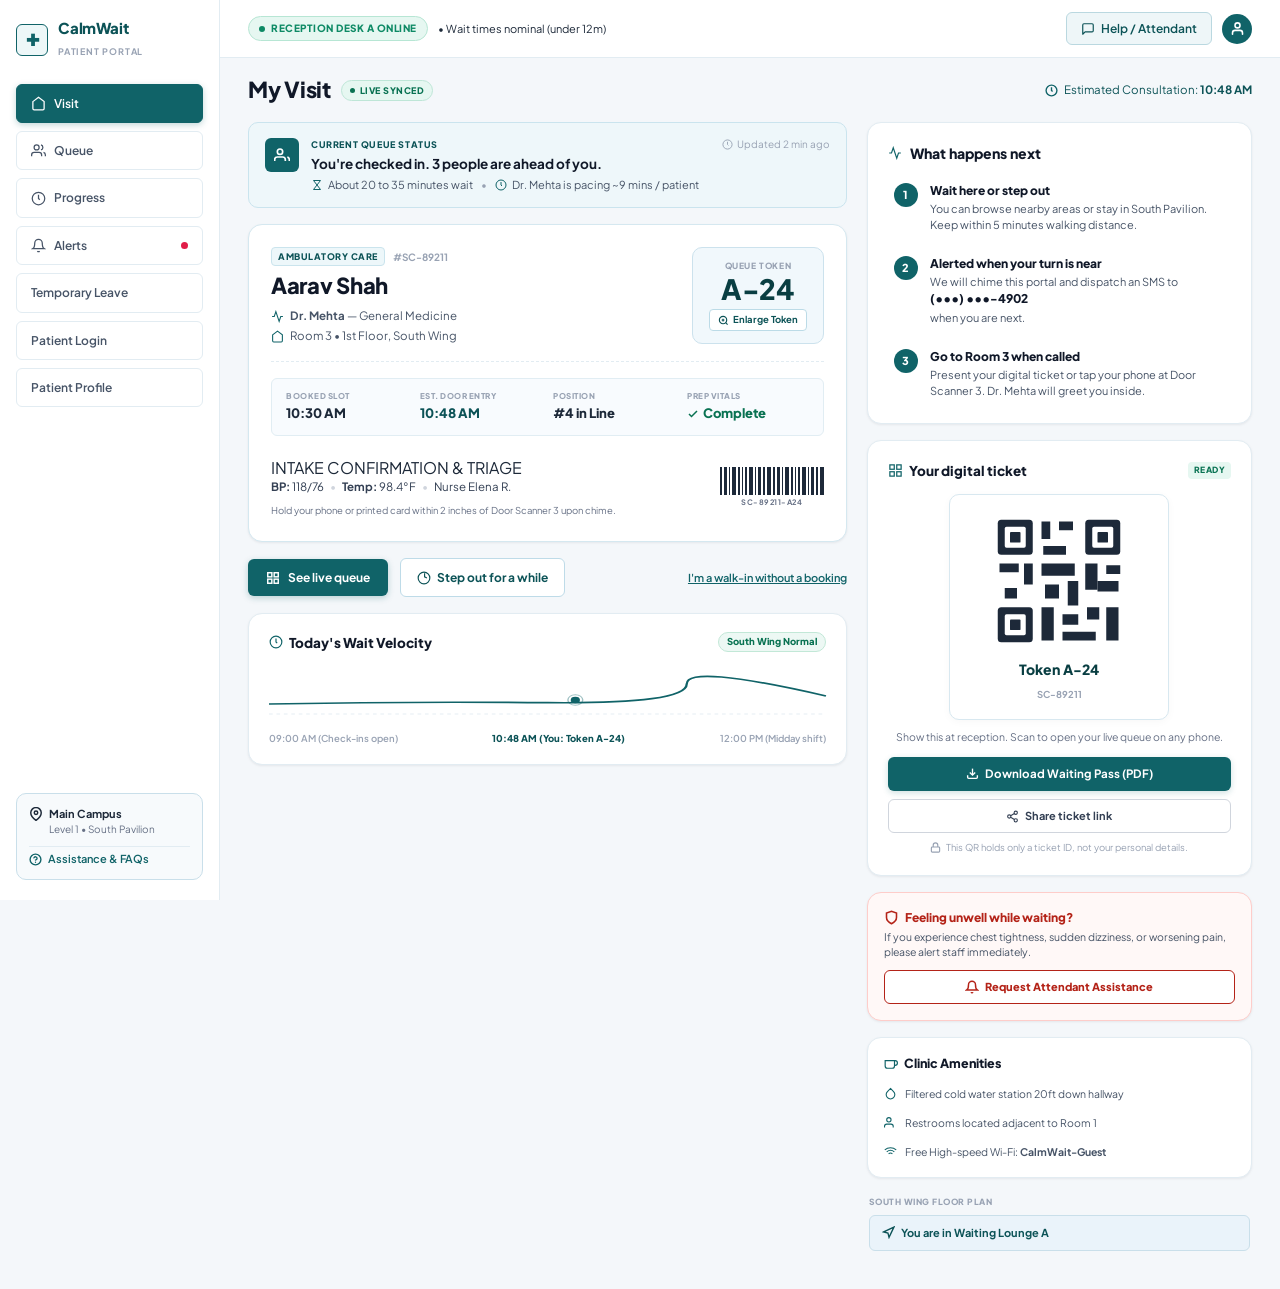
<file: visit/visit.html>
<!DOCTYPE html>
<html lang="en">
<head>
  <meta charset="UTF-8">
  <meta name="viewport" content="width=device-width, initial-scale=1.0">
  <title>CalmWait - Visit Overview - Patient Pass</title>
  <link rel="preconnect" href="https://fonts.googleapis.com">
  <link rel="preconnect" href="https://fonts.gstatic.com" crossorigin>
  <link href="https://fonts.googleapis.com/css2?family=Plus+Jakarta+Sans:wght@400;500;600;700;800&display=swap" rel="stylesheet">
  <link rel="stylesheet" href="../global/global.css">
  <link rel="stylesheet" href="visit.css">
</head>
<body class="page-visit">

  <div class="app-container">
    
    <!-- Sidebar -->
    <aside class="sidebar">
      <div class="sidebar-top">
        <div class="brand">
          <div class="brand-icon">✚</div>
          <div class="brand-text">
            <h1>CalmWait</h1>
            <span>Patient Portal</span>
          </div>
        </div>

        <nav class="nav-list">
          <a href="../visit/visit.html" class="nav-item active">
            <div class="nav-icon-title">
              <svg width="15" height="15" viewBox="0 0 24 24" fill="none" stroke="currentColor" stroke-width="2"><path d="M3 9l9-7 9 7v11a2 2 0 0 1-2 2H5a2 2 0 0 1-2-2z"></path></svg>
              <span>Visit</span>
            </div>
          </a>
          <a href="../que/que.html" class="nav-item">
            <div class="nav-icon-title">
              <svg width="15" height="15" viewBox="0 0 24 24" fill="none" stroke="currentColor" stroke-width="2"><path d="M17 21v-2a4 4 0 0 0-4-4H5a4 4 0 0 0-4 4v2"></path><circle cx="9" cy="7" r="4"></circle><path d="M23 21v-2a4 4 0 0 0-3-3.87"></path><path d="M16 3.13a4 4 0 0 1 0 7.75"></path></svg>
              <span>Queue</span>
            </div>
          </a>
          <a href="../progress/progress.html" class="nav-item">
            <div class="nav-icon-title">
              <svg width="15" height="15" viewBox="0 0 24 24" fill="none" stroke="currentColor" stroke-width="2"><circle cx="12" cy="12" r="10"></circle><polyline points="12 6 12 12 14 14"></polyline></svg>
              <span>Progress</span>
            </div>
          </a>
          <a href="../notification/notification.html" class="nav-item">
            <div class="nav-icon-title">
              <svg width="15" height="15" viewBox="0 0 24 24" fill="none" stroke="currentColor" stroke-width="2"><path d="M18 8A6 6 0 0 0 6 8c0 7-3 9-3 9h18s-3-2-3-9"></path><path d="M13.73 21a2 2 0 0 1-3.46 0"></path></svg>
              <span>Alerts</span>
            </div>
            <span class="alert-dot-indicator"></span>
          </a>
                  <a href="../index.html" class="nav-item">Temporary Leave</a>
          <a href="../login/login.html" class="nav-item">Patient Login</a>
          <a href="../pro/pro.html" class="nav-item">Patient Profile</a></nav>
      </div>

      <div class="sidebar-footer">
        <div class="location-info">
          <div class="loc-header">
            <svg width="14" height="14" viewBox="0 0 24 24" fill="none" stroke="currentColor" stroke-width="2.5" stroke-linecap="round" stroke-linejoin="round"><path d="M21 10c0 7-9 13-9 13s-9-6-9-13a9 9 0 0 1 18 0z"></path><circle cx="12" cy="10" r="3"></circle></svg>
            <span>Main Campus</span>
          </div>
          <p class="loc-sub">Level 1 • South Pavilion</p>
        </div>
        <a href="#" class="footer-link">
          <svg width="13" height="13" viewBox="0 0 24 24" fill="none" stroke="currentColor" stroke-width="2.5" stroke-linecap="round" stroke-linejoin="round"><circle cx="12" cy="12" r="10"></circle><path d="M9.09 9a3 3 0 0 1 5.83 1c0 2-3 3-3 3"></path><line x1="12" y1="17" x2="12.01" y2="17"></line></svg>
          Assistance &amp; FAQs
        </a>
      </div>
    </aside>

    <!-- Main Content Area -->
    <main class="main-content">

      <!-- Top Utility Header -->
      <header class="utility-bar">
        <div class="desk-indicator">
          <span class="pulse-badge">
            <span class="pulse-dot"></span>
            Reception Desk A Online
          </span>
          <span class="desk-meta">• Wait times nominal (under 12m)</span>
        </div>

        <div class="account-actions">
          <button class="btn btn-support" type="button">
            <svg width="14" height="14" viewBox="0 0 24 24" fill="none" stroke="currentColor" stroke-width="2" stroke-linecap="round" stroke-linejoin="round"><path d="M21 15a2 2 0 0 1-2 2H7l-4 4V5a2 2 0 0 1 2-2h14a2 2 0 0 1 2 2z"></path></svg>
            Help / Attendant
          </button>
          <a href="../pro/pro.html" class="profile-avatar" aria-label="Open patient profile">
            <svg width="15" height="15" viewBox="0 0 24 24" fill="none" stroke="currentColor" stroke-width="2.5" stroke-linecap="round" stroke-linejoin="round"><path d="M20 21v-2a4 4 0 0 0-4-4H8a4 4 0 0 0-4 4v2"></path><circle cx="12" cy="7" r="4"></circle></svg>
          </a>
        </div>
      </header>

      <!-- Page Sub-Header Strip -->
      <section class="visit-top-bar">
        <div class="visit-heading-group">
          <h2>My Visit</h2>
          <span class="live-synced-pill">
            <span class="sync-dot"></span>
            LIVE SYNCED
          </span>
        </div>

        <div class="consultation-time-badge">
          <svg width="13" height="13" viewBox="0 0 24 24" fill="none" stroke="currentColor" stroke-width="2.5"><circle cx="12" cy="12" r="10"></circle><polyline points="12 6 12 12 14 14"></polyline></svg>
          <span>Estimated Consultation: <strong>10:48 AM</strong></span>
        </div>
      </section>

      <!-- Main Layout Grid -->
      <div class="visit-layout-grid">
        
        <!-- Left Column: Queue Status, Boarding Pass, Velocity Chart -->
        <div class="visit-left-col">

          <!-- Current Queue Status Notification Banner -->
          <div class="queue-status-banner">
            <div class="status-badge-icon">
              <svg width="16" height="16" viewBox="0 0 24 24" fill="none" stroke="currentColor" stroke-width="2.5"><path d="M17 21v-2a4 4 0 0 0-4-4H5a4 4 0 0 0-4 4v2"></path><circle cx="9" cy="7" r="4"></circle><path d="M23 21v-2a4 4 0 0 0-3-3.87"></path></svg>
            </div>
            <div class="status-banner-content">
              <div class="status-meta-top">
                <span class="status-label">CURRENT QUEUE STATUS</span>
                <span class="status-updated">
                  <svg width="11" height="11" viewBox="0 0 24 24" fill="none" stroke="currentColor" stroke-width="2"><circle cx="12" cy="12" r="10"></circle><polyline points="12 6 12 12 14 14"></polyline></svg>
                  Updated 2 min ago
                </span>
              </div>
              <p class="status-main-text">You're checked in. <strong>3 people</strong> are ahead of you.</p>
              <div class="status-telemetry-row">
                <span class="tele-item">
                  <svg width="12" height="12" viewBox="0 0 24 24" fill="none" stroke="currentColor" stroke-width="2"><polygon points="5 3 19 3 12 12 19 21 5 21 12 12 5 3"></polygon></svg>
                  About 20 to 35 minutes wait
                </span>
                <span class="tele-dot">•</span>
                <span class="tele-item">
                  <svg width="12" height="12" viewBox="0 0 24 24" fill="none" stroke="currentColor" stroke-width="2"><circle cx="12" cy="12" r="10"></circle><polyline points="12 6 12 12 14 14"></polyline></svg>
                  Dr. Mehta is pacing ~9 mins / patient
                </span>
              </div>
            </div>
          </div>

          <!-- Boarding Pass / Patient Ticket Card -->
          <article class="card boarding-pass-card">
            
            <div class="pass-header-row">
              <div class="patient-title-group">
                <div class="badge-row">
                  <span class="badge-care">AMBULATORY CARE</span>
                  <span class="pass-serial">#SC-89211</span>
                </div>
                <h3>Aarav Shah</h3>
                <div class="doctor-room-info">
                  <div class="doctor-line">
                    <svg width="13" height="13" viewBox="0 0 24 24" fill="none" stroke="currentColor" stroke-width="2"><path d="M22 12h-4l-3 9L9 3l-3 9H2"></path></svg>
                    <span><strong>Dr. Mehta</strong> — General Medicine</span>
                  </div>
                  <div class="room-line">
                    <svg width="13" height="13" viewBox="0 0 24 24" fill="none" stroke="currentColor" stroke-width="2"><path d="M3 9l9-7 9 7v11a2 2 0 0 1-2 2H5a2 2 0 0 1-2-2z"></path></svg>
                    <span>Room 3 • 1st Floor, South Wing</span>
                  </div>
                </div>
              </div>

              <div class="queue-token-box">
                <span class="token-top-lbl">QUEUE TOKEN</span>
                <div class="token-giant">A-24</div>
                <button class="btn-enlarge" type="button">
                  <svg width="11" height="11" viewBox="0 0 24 24" fill="none" stroke="currentColor" stroke-width="2.5"><circle cx="11" cy="11" r="8"></circle><line x1="21" y1="21" x2="16.65" y2="16.65"></line><line x1="11" y1="8" x2="11" y2="14"></line><line x1="8" y1="11" x2="14" y2="11"></line></svg>
                  Enlarge Token
                </button>
              </div>
            </div>

            <!-- Pass Grid Stats -->
            <div class="pass-metrics-grid">
              <div class="p-metric">
                <span class="p-metric-lbl">BOOKED SLOT</span>
                <strong class="p-metric-val">10:30 AM</strong>
              </div>
              <div class="p-metric">
                <span class="p-metric-lbl">EST. DOOR ENTRY</span>
                <strong class="p-metric-val highlight-blue">10:48 AM</strong>
              </div>
              <div class="p-metric">
                <span class="p-metric-lbl">POSITION</span>
                <strong class="p-metric-val">#4 in Line</strong>
              </div>
              <div class="p-metric">
                <span class="p-metric-lbl">PREP VITALS</span>
                <strong class="p-metric-val complete-val">
                  <svg width="12" height="12" viewBox="0 0 24 24" fill="none" stroke="currentColor" stroke-width="3"><polyline points="20 6 9 17 4 12"></polyline></svg>
                  Complete
                </strong>
              </div>
            </div>

            <!-- Barcode & Intake Confirmation Strip -->
            <div class="intake-confirmation-strip">
              <div class="intake-meta">
                <span class="intake-lbl">INTAKE CONFIRMATION &amp; TRIAGE</span>
                <div class="vitals-readout">
                  <span><strong>BP:</strong> 118/76</span>
                  <span class="v-dot">•</span>
                  <span><strong>Temp:</strong> 98.4°F</span>
                  <span class="v-dot">•</span>
                  <span>Nurse Elena R.</span>
                </div>
                <small class="intake-hint">Hold your phone or printed card within 2 inches of Door Scanner 3 upon chime.</small>
              </div>

              <div class="barcode-graphic-box">
                <div class="barcode-lines">
                  <span></span><span></span><span></span><span></span><span></span><span></span><span></span><span></span><span></span><span></span><span></span><span></span><span></span><span></span><span></span><span></span><span></span><span></span><span></span><span></span><span></span><span></span><span></span><span></span>
                </div>
                <span class="barcode-serial">SC-89211-A24</span>
              </div>
            </div>

          </article>

          <!-- Action Buttons Row -->
          <div class="visit-action-buttons">
            <button class="btn btn-action-primary" type="button">
              <svg width="14" height="14" viewBox="0 0 24 24" fill="none" stroke="currentColor" stroke-width="2.5"><rect x="3" y="3" width="7" height="7"></rect><rect x="14" y="3" width="7" height="7"></rect><rect x="14" y="14" width="7" height="7"></rect><rect x="3" y="14" width="7" height="7"></rect></svg>
              See live queue
            </button>
            <button class="btn btn-action-secondary" type="button">
              <svg width="14" height="14" viewBox="0 0 24 24" fill="none" stroke="currentColor" stroke-width="2"><path d="M13 4v6l4 2"></path><circle cx="12" cy="12" r="10"></circle></svg>
              Step out for a while
            </button>
            <a href="#" class="link-walkin">I'm a walk-in without a booking</a>
          </div>

          <!-- Wait Velocity Graph Card -->
          <article class="card velocity-card">
            <div class="velocity-header">
              <div class="velocity-title">
                <svg width="14" height="14" viewBox="0 0 24 24" fill="none" stroke="currentColor" stroke-width="2"><circle cx="12" cy="12" r="10"></circle><polyline points="12 6 12 12 14 14"></polyline></svg>
                <h4>Today's Wait Velocity</h4>
              </div>
              <span class="badge-velocity-status">South Wing Normal</span>
            </div>

            <!-- SVG Wave Graph -->
            <div class="velocity-chart-wrapper">
              <svg class="velocity-svg" viewBox="0 0 600 90" preserveAspectRatio="none">
                <!-- Baseline Grid -->
                <line x1="0" y1="75" x2="600" y2="75" stroke="#e6eef3" stroke-width="1.5" stroke-dasharray="4,4" />
                
                <!-- Velocity Curve -->
                <path d="M 0 60 Q 150 56 300 58 T 450 30 T 600 48" fill="none" stroke="#106368" stroke-width="2.5" />
                
                <!-- Target Indicator Pin -->
                <circle cx="330" cy="54" r="5" fill="#106368" />
                <circle cx="330" cy="54" r="8" fill="none" stroke="#106368" stroke-width="1.5" opacity="0.4" />
              </svg>

              <!-- Chart Timeline Axis -->
              <div class="chart-timeline-labels">
                <span>09:00 AM (Check-ins open)</span>
                <span class="active-timeline-point">10:48 AM (You: Token A-24)</span>
                <span>12:00 PM (Midday shift)</span>
              </div>
            </div>
          </article>

        </div>

        <!-- Right Column: What Happens Next, Digital Ticket / QR, Support -->
        <aside class="visit-right-col">

          <!-- What Happens Next Stepper Card -->
          <article class="card steps-card">
            <div class="steps-card-title">
              <svg width="14" height="14" viewBox="0 0 24 24" fill="none" stroke="currentColor" stroke-width="2"><path d="M22 12h-4l-3 9L9 3l-3 9H2"></path></svg>
              <h3>What happens next</h3>
            </div>

            <div class="numbered-steps-list">
              <!-- Step 1 -->
              <div class="step-guide-item">
                <div class="step-index">1</div>
                <div class="step-guide-body">
                  <strong>Wait here or step out</strong>
                  <p>You can browse nearby areas or stay in South Pavilion. Keep within 5 minutes walking distance.</p>
                </div>
              </div>

              <!-- Step 2 -->
              <div class="step-guide-item">
                <div class="step-index">2</div>
                <div class="step-guide-body">
                  <strong>Alerted when your turn is near</strong>
                  <p>We will chime this portal and dispatch an SMS to <strong>(•••) •••-4902</strong> when you are next.</p>
                </div>
              </div>

              <!-- Step 3 -->
              <div class="step-guide-item">
                <div class="step-index">3</div>
                <div class="step-guide-body">
                  <strong>Go to Room 3 when called</strong>
                  <p>Present your digital ticket or tap your phone at Door Scanner 3. Dr. Mehta will greet you inside.</p>
                </div>
              </div>
            </div>
          </article>

          <!-- Your Digital Ticket / QR Code Card -->
          <article class="card ticket-qr-card">
            <div class="ticket-header-row">
              <div class="ticket-title-group">
                <svg width="15" height="15" viewBox="0 0 24 24" fill="none" stroke="currentColor" stroke-width="2"><rect x="3" y="3" width="7" height="7"></rect><rect x="14" y="3" width="7" height="7"></rect><rect x="14" y="14" width="7" height="7"></rect><rect x="3" y="14" width="7" height="7"></rect></svg>
                <h3>Your digital ticket</h3>
              </div>
              <span class="badge-ready-pill">READY</span>
            </div>

            <!-- Crisp SVG QR Code -->
            <div class="qr-canvas-box">
              <svg class="qr-svg" viewBox="0 0 160 160">
                <!-- Outer Corners -->
                <rect x="10" y="10" width="40" height="40" rx="4" fill="#1d2939" />
                <rect x="18" y="18" width="24" height="24" rx="2" fill="#ffffff" />
                <rect x="24" y="24" width="12" height="12" rx="1" fill="#1d2939" />

                <rect x="110" y="10" width="40" height="40" rx="4" fill="#1d2939" />
                <rect x="118" y="18" width="24" height="24" rx="2" fill="#ffffff" />
                <rect x="124" y="24" width="12" height="12" rx="1" fill="#1d2939" />

                <rect x="10" y="110" width="40" height="40" rx="4" fill="#1d2939" />
                <rect x="18" y="118" width="24" height="24" rx="2" fill="#ffffff" />
                <rect x="24" y="124" width="12" height="12" rx="1" fill="#1d2939" />

                <!-- Random QR Matrix Blocks -->
                <rect x="60" y="12" width="10" height="20" fill="#1d2939" />
                <rect x="80" y="12" width="16" height="10" fill="#1d2939" />
                <rect x="62" y="40" width="26" height="10" fill="#1d2939" />
                <rect x="12" y="60" width="22" height="10" fill="#1d2939" />
                <rect x="40" y="60" width="10" height="24" fill="#1d2939" />
                <rect x="60" y="60" width="38" height="14" fill="#1d2939" />
                <rect x="110" y="60" width="14" height="30" fill="#1d2939" />
                <rect x="134" y="62" width="16" height="10" fill="#1d2939" />
                <rect x="18" y="88" width="14" height="12" fill="#1d2939" />
                <rect x="64" y="84" width="16" height="16" fill="#1d2939" />
                <rect x="90" y="80" width="12" height="28" fill="#1d2939" />
                <rect x="124" y="80" width="24" height="12" fill="#1d2939" />
                <rect x="60" y="110" width="14" height="38" fill="#1d2939" />
                <rect x="84" y="118" width="18" height="12" fill="#1d2939" />
                <rect x="112" y="110" width="14" height="14" fill="#1d2939" />
                <rect x="134" y="110" width="14" height="38" fill="#1d2939" />
                <rect x="84" y="138" width="38" height="10" fill="#1d2939" />
              </svg>

              <div class="qr-ticket-caption">
                <h4>Token A-24</h4>
                <small>SC-89211</small>
              </div>
            </div>

            <p class="qr-helper-text">Show this at reception. Scan to open your live queue on any phone.</p>

            <a class="btn btn-download-pass" href="../assets/waiting-pass.pdf" download="calmwait-waiting-pass.pdf">
              <svg width="13" height="13" viewBox="0 0 24 24" fill="none" stroke="currentColor" stroke-width="2.5"><path d="M21 15v4a2 2 0 0 1-2 2H5a2 2 0 0 1-2-2v-4"></path><polyline points="7 10 12 15 17 10"></polyline><line x1="12" y1="15" x2="12" y2="3"></line></svg>
              Download Waiting Pass (PDF)
            </a>

            <button class="btn btn-share-ticket" type="button">
              <svg width="13" height="13" viewBox="0 0 24 24" fill="none" stroke="currentColor" stroke-width="2"><circle cx="18" cy="5" r="3"></circle><circle cx="6" cy="12" r="3"></circle><circle cx="18" cy="19" r="3"></circle><line x1="8.59" y1="13.51" x2="15.42" y2="17.49"></line><line x1="15.41" y1="6.51" x2="8.59" y2="10.49"></line></svg>
              Share ticket link
            </button>

            <div class="qr-security-note">
              <svg width="11" height="11" viewBox="0 0 24 24" fill="none" stroke="currentColor" stroke-width="2.5"><rect x="3" y="11" width="18" height="11" rx="2" ry="2"></rect><path d="M7 11V7a5 5 0 0 1 10 0v4"></path></svg>
              <span>This QR holds only a ticket ID, not your personal details.</span>
            </div>
          </article>

          <!-- Feeling Unwell Alert Card -->
          <article class="card unwell-card">
            <div class="unwell-head">
              <svg width="15" height="15" viewBox="0 0 24 24" fill="none" stroke="currentColor" stroke-width="2.5"><path d="M12 22s8-4 8-10V5l-8-3-8 3v7c0 6 8 10 8 10z"></path></svg>
              <h4>Feeling unwell while waiting?</h4>
            </div>
            <p>If you experience chest tightness, sudden dizziness, or worsening pain, please alert staff immediately.</p>
            <button class="btn btn-unwell-urgent" type="button">
              <svg width="14" height="14" viewBox="0 0 24 24" fill="none" stroke="currentColor" stroke-width="2.5"><path d="M18 8A6 6 0 0 0 6 8c0 7-3 9-3 9h18s-3-2-3-9"></path><path d="M13.73 21a2 2 0 0 1-3.46 0"></path></svg>
              Request Attendant Assistance
            </button>
          </article>

          <!-- Clinic Amenities List -->
          <article class="card amenities-list-card">
            <div class="amenities-title">
              <svg width="14" height="14" viewBox="0 0 24 24" fill="none" stroke="currentColor" stroke-width="2"><path d="M18 8h1a4 4 0 0 1 0 8h-1"></path><path d="M2 8h16v9a4 4 0 0 1-4 4H6a4 4 0 0 1-4-4V8z"></path></svg>
              <h4>Clinic Amenities</h4>
            </div>
            
            <div class="amenity-item">
              <svg width="13" height="13" viewBox="0 0 24 24" fill="none" stroke="currentColor" stroke-width="2"><path d="M12 2.69l5.66 5.66a8 8 0 1 1-11.31 0z"></path></svg>
              <span>Filtered cold water station 20ft down hallway</span>
            </div>

            <div class="amenity-item">
              <svg width="13" height="13" viewBox="0 0 24 24" fill="none" stroke="currentColor" stroke-width="2"><path d="M17 21v-2a4 4 0 0 0-4-4H5a4 4 0 0 0-4 4v2"></path><circle cx="9" cy="7" r="4"></circle></svg>
              <span>Restrooms located adjacent to Room 1</span>
            </div>

            <div class="amenity-item">
              <svg width="13" height="13" viewBox="0 0 24 24" fill="none" stroke="currentColor" stroke-width="2"><path d="M5 12.55a11 11 0 0 1 14.08 0"></path><path d="M1.42 9a16 16 0 0 1 21.16 0"></path><path d="M8.53 16.11a6 6 0 0 1 6.95 0"></path><line x1="12" y1="20" x2="12.01" y2="20"></line></svg>
              <span>Free High-speed Wi-Fi: <strong>CalmWait-Guest</strong></span>
            </div>
          </article>

          <!-- Floor Plan Indicator -->
          <div class="floor-plan-indicator">
            <span class="floor-lbl">SOUTH WING FLOOR PLAN</span>
            <div class="floor-location-pill">
              <svg width="13" height="13" viewBox="0 0 24 24" fill="none" stroke="currentColor" stroke-width="2.5"><polygon points="3 11 22 2 13 21 11 13 3 11"></polygon></svg>
              <span>You are in Waiting Lounge A</span>
            </div>
          </div>

        </aside>

      </div>

    </main>

  </div>

</body>
</html>
</file>
<file: global/global.css>
/* Shared baseline used by every CalmWait page. Page themes and layouts stay in their own stylesheets. */
* {
  box-sizing: border-box;
  margin: 0;
  padding: 0;
  font-family: 'Plus Jakarta Sans', -apple-system, BlinkMacSystemFont, "Segoe UI", Roboto, sans-serif;
  -webkit-font-smoothing: antialiased;
}

button {
  background: none;
  border: none;
  font: inherit;
  cursor: pointer;
}

a {
  color: inherit;
  text-decoration: none;
}

/* Shared page-shell and component rules. */
.app-container {
  display: grid;
  grid-template-columns: 220px 1fr;
  min-height: 100vh;
  background-color: #f4f7fa;
  
}

.sidebar {
  background-color: #ffffff;
  border-right: 1px solid #e2ecf2;
  padding: 20px 16px;
  display: flex;
  flex-direction: column;
  justify-content: space-between;
  position: sticky;
  top: 0;
  height: 100vh;
  overflow-y: auto;
  
}

.brand {
  display: flex;
  align-items: center;
  gap: 10px;
  margin-bottom: 24px;
  
}

.brand-icon {
  width: 32px;
  height: 32px;
  border-radius: 6px;
  background: #edf7f8;
  border: 1.5px solid #106368;
  color: #106368;
  display: flex;
  align-items: center;
  justify-content: center;
  font-size: 17px;
  font-weight: 800;
  
}

.brand:hover .brand-icon {
  
  background: #106368;
  color: #fff;
  
}

.brand-text h1 {
  font-size: 15px;
  font-weight: 800;
  color: #0c5357;
  line-height: 1.1;
  letter-spacing: -0.2px;
  
}

body.page-notification .brand-text span,
body.page-progress .brand-text span,
body.page-queue .brand-text span,
body.page-visit .brand-text span,
body.page-index .brand-text span {
  font-size: 9px;
  text-transform: uppercase;
  letter-spacing: 0.8px;
  font-weight: 700;
  color: #98a2b3;
}

.nav-list {
  display: flex;
  flex-direction: column;
  gap: 8px;
  
}

.nav-item:hover {
  background: #f8fafc;
  color: #0c5357;
  border-color: #bed7e5;
  
  
}

.nav-item.active {
  background: #106368;
  color: #ffffff;
  border-color: #106368;
  box-shadow: 0 2px 6px rgba(16, 99, 104, 0.25);
  
}

.nav-badge {
  background: #dc2626;
  color: white;
  font-size: 10px;
  font-weight: 800;
  width: 18px;
  height: 18px;
  border-radius: 50%;
  display: flex;
  align-items: center;
  justify-content: center;
  
}

.nav-leave-box {
  margin-top: 12px;
  border: 1.5px solid #b7dbe9;
  background-color: #f1f8fc;
  border-radius: 10px;
  padding: 14px 12px;
  display: flex;
  flex-direction: column;
  gap: 6px;
  
}

.nav-leave-tag {
  font-size: 9px;
  font-weight: 800;
  color: #106368;
  letter-spacing: 0.6px;
  text-transform: uppercase;
  
}

.nav-leave-title {
  font-size: 11.5px;
  font-weight: 700;
  color: #1d2939;
  line-height: 1.35;
  
}

.btn-leave-action {
  margin-top: 4px;
  border: 1.5px solid #a4cde0;
  background: #ffffff;
  color: #0c5357;
  font-size: 11px;
  font-weight: 700;
  padding: 7px;
  border-radius: 6px;
  text-align: center;
  
}

.btn-leave-action:hover {
  background: #106368;
  border-color: #106368;
  color: #ffffff;
  
}

.sidebar-footer {
  border: 1px solid #c9dfea;
  background: #f7fafc;
  border-radius: 10px;
  padding: 12px;
  display: flex;
  flex-direction: column;
  gap: 10px;
  
}

.loc-header {
  display: flex;
  align-items: center;
  gap: 6px;
  font-size: 11px;
  font-weight: 700;
  color: #1d2939;
  
}

.loc-sub {
  font-size: 10px;
  color: #667085;
  padding-left: 20px;
  
}

.footer-link {
  font-size: 11px;
  color: #106368;
  font-weight: 600;
  display: flex;
  align-items: center;
  gap: 6px;
  padding-top: 4px;
  border-top: 1px solid #e2ecf2;
  
}

.footer-link:hover {
  color: #093e42;
  text-decoration: underline;
  
}

.main-content {
  display: flex;
  flex-direction: column;
  background: #f4f7fa;
  
}

.utility-bar {
  display: flex;
  align-items: center;
  justify-content: space-between;
  padding: 12px 28px;
  background: #ffffff;
  border-bottom: 1px solid #e2ecf2;
  
}

.desk-indicator {
  display: flex;
  align-items: center;
  gap: 10px;
  font-size: 11px;
  
}

.pulse-badge {
  background: #e6f7f1;
  border: 1px solid #b7e6d4;
  color: #0e8a65;
  font-weight: 800;
  font-size: 10px;
  letter-spacing: 0.5px;
  text-transform: uppercase;
  padding: 4px 10px;
  border-radius: 9999px;
  display: flex;
  align-items: center;
  gap: 6px;
  
}

.pulse-dot {
  width: 6px;
  height: 6px;
  border-radius: 50%;
  background-color: #0e8a65;
  box-shadow: 0 0 0 0 rgba(15, 138, 101, 0.7);
  
}

.token-top-pill {
  background: #edf7fa;
  border: 1px solid #bfdee9;
  color: #0c5357;
  padding: 3px 8px;
  border-radius: 6px;
  font-size: 10.5px;
  
}

.desk-meta,
.account-actions {
  display: flex;
  align-items: center;
  gap: 10px;
  
}

.btn {
  padding: 7px 14px;
  border-radius: 6px;
  font-size: 12px;
  font-weight: 600;
  display: inline-flex;
  align-items: center;
  justify-content: center;
  gap: 6px;
  
}

.btn-outline-stepout {
  border: 1.5px solid #a8d5e1;
  background: #f0f8fb;
  color: #0c5357;
  
}

.btn-outline-stepout:hover {
  background: #e2f2f7;
  border-color: #167e84;
  
  
}

.btn-support:hover {
  background: #dff0f4;
  border-color: #167e84;
  
}

.profile-avatar {
  width: 30px;
  height: 30px;
  border-radius: 50%;
  background: #106368;
  color: white;
  display: flex;
  align-items: center;
  justify-content: center;
  
}

.profile-avatar:hover {
  background: #093e42;
  
  
}

.card:hover {
  box-shadow: 0 6px 18px -2px rgba(16, 40, 60, 0.08), 0 2px 6px -1px rgba(16, 40, 60, 0.03);
  
}

body.page-analytics .brand-text span,
body.page-console .brand-text span {
  font-size: 8px;
  text-transform: uppercase;
  letter-spacing: 0.6px;
  font-weight: 700;
  color: #98a2b3;
  display: block;
}

.nav-item.active svg {
  color: #ffffff;
  
}

.main-content {
  display: flex;
  flex-direction: column;
  background: #f4f7fa;
  min-width: 0;
  
}

.kpi-unit {
  font-size: 10px;
  font-weight: 700;
  color: #98a2b3;
  
}

.nav-item {
  display: flex;
  align-items: center;
  justify-content: space-between;
  padding: 10px 14px;
  font-size: 12px;
  font-weight: 600;
  color: #475467;
  border: 1px solid #e2ecf2;
  border-radius: 6px;
  background: #ffffff;
  
}

.btn-support {
  background: #eef6f8;
  border: 1px solid #bad8e0;
  color: #0c5357;
  
}

.nav-item.active svg {
  stroke: #ffffff;
  
}

.nav-icon-title {
  display: flex;
  align-items: center;
  gap: 8px;
  
}

.alert-dot-indicator {
  width: 7px;
  height: 7px;
  border-radius: 50%;
  background: #e11d48;
  
}

/* Shared theme and page canvas for visit and temporary-leave screens. */


body.page-visit, body.page-index {
  background-color: #f4f7fa;
  color: #1d2939;
  min-height: 100vh;
  line-height: 1.45;
  overflow-x: hidden;
}

a:hover {
  text-decoration: underline;
}

button:hover {
  opacity: 0.88;
}

a:focus,
button:focus,
input:focus,
select:focus,
textarea:focus {
  outline: 3px solid #167e84;
  outline-offset: 2px;
}
</file>
<file: index.css>
/* Temporary-leave page components. Reset, type and shared shell are in global.css. */
.flow-header { display:flex; align-items:center; justify-content:space-between; gap:20px; padding:24px 28px 18px; }
.flow-title-group { display:flex; align-items:center; gap:16px; }
.flow-title-group h2 { color:#101828; font-size:22px; letter-spacing:-.5px; }
.flow-title-group p { margin-top:4px; color:#667085; font-size:12px; }
.flow-title-group .btn-back { color:#106368; border:1px solid #e2ecf2; background:#fff; }
.state-segmented-control { display:flex; gap:4px; padding:4px; background:#e9f0f4; border-radius:9999px; }
.state-tab { padding:8px 12px; color:#475467; border-radius:9999px; font-size:10px; font-weight:700; white-space:nowrap; }
.state-tab.active { color:#fff; background:#106368; }
.patient-status-strip { display:flex; align-items:center; justify-content:space-between; gap:16px; margin:0 28px 18px; padding:14px 18px; background:#fff; border:1px solid #e2ecf2; border-radius:10px; }
.patient-metadata { display:flex; align-items:center; flex-wrap:wrap; gap:9px; color:#475467; font-size:11px; }
.token-pill { padding:5px 9px; color:#0c5357; background:#edf7f8; border:1px solid #c4e3ed; border-radius:9999px; font-weight:800; }
.patient-name { color:#101828; font-size:13px; font-weight:800; }
.meta-dot { color:#d0d5dd; }
.estimated-time { display:flex; align-items:center; gap:7px; color:#0c5357; font-size:11px; font-weight:700; }
.content-columns { display:grid; grid-template-columns:minmax(0,1.55fr) minmax(280px,.85fr); align-items:start; gap:18px; padding:0 28px 28px; }
.selection-column { display:flex; flex-direction:column; gap:16px; }
.selection-column,.policy-column { min-width:0; }
.leave-card,.confirmation-panel,.policy-card { padding:20px; background:#ffffff; border:1px solid #e2ecf2; border-radius:14px; box-shadow:0 1px 3px rgba(16, 24, 40, 0.05), 0 1px 2px rgba(16, 24, 40, 0.02); }
.tag-overline { display:inline-block; margin-bottom:8px; color:#106368; font-size:9px; font-weight:800; letter-spacing:.08em; text-transform:uppercase; }
.card-title { color:#101828; font-size:17px; line-height:1.3; }
.card-subtitle { margin:7px 0 16px; color:#667085; font-size:11px; line-height:1.55; }
.info-alert { display:flex; gap:11px; padding:12px; color:#093e42; background:#edf7f8; border:1px solid #c4e3ed; border-radius:10px; }
.alert-icon { flex:0 0 auto; color:#106368; }
.alert-body { font-size:10px; line-height:1.5; }
.alert-body strong { display:block; margin-bottom:3px; font-size:11px; }
.duration-section { margin-top:18px; }
.section-label { display:block; margin-bottom:8px; color:#344054; font-size:10px; font-weight:800; }
.duration-options { display:grid; grid-template-columns:repeat(3,minmax(0,1fr)); gap:8px; }
.duration-option { min-height:70px; padding:10px; text-align:left; color:#344054; background:#fff; border:1px solid #e2ecf2; border-radius:10px; }
.duration-option.active { color:#093e42; background:#f1f9fa; border-color:#167e84; }
.duration-title-row { display:flex; align-items:center; justify-content:space-between; margin-bottom:6px; }
.duration-time { font-size:13px; font-weight:800; }
.icon-subtle { color:#167e84; }
.duration-caption { color:#667085; font-size:9px; }
.return-metrics-card { display:grid; grid-template-columns:auto 1fr 1.2fr; align-items:center; gap:12px; margin-top:16px; padding:13px; background:#f6fafc; border:1px solid #e2ecf2; border-radius:10px; }
.timer-badge,.phone-icon-wrap,.point-icon { display:grid; place-items:center; width:34px; height:34px; color:#106368; background:#edf7f8; border-radius:50%; }
.metric-caption,.buffer-title { color:#667085; font-size:9px; font-weight:700; }
.return-clock { display:flex; align-items:baseline; gap:5px; }
.return-clock h4 { color:#093e42; font-size:18px; }
.return-clock small { color:#98a2b3; font-size:9px; }
.buffer-block { padding-left:12px; border-left:1px solid #e2ecf2; }
.buffer-time { margin:3px 0; color:#344054; font-size:10px; font-weight:700; }
.buffer-tag { color:#097252; font-size:9px; font-weight:700; }
.sms-card-row,.panel-header,.panel-actions,.policy-bottom-row { display:flex; align-items:center; justify-content:space-between; gap:10px; }
.sms-card-row { margin-top:12px; padding:10px; border:1px solid #e2ecf2; border-radius:10px; }
.sms-icon-group { display:flex; align-items:center; gap:9px; }
.sms-meta strong,.sms-meta p { display:block; font-size:9px; }
.sms-meta strong { color:#344054; }
.sms-meta p { margin-top:3px; color:#667085; }
.btn-outline-sm { padding:6px 10px; color:#475467; border:1px solid #e2ecf2; border-radius:6px; font-size:9px; }
.live-dot-tag { display:flex; align-items:center; gap:7px; color:#344054; font-size:10px; font-weight:800; }
.teal-dot { width:7px; height:7px; background:#167e84; border-radius:50%; }
.icon-dismiss { color:#98a2b3; font-size:14px; }
.summary-list { margin:12px 0; }
.summary-item { display:flex; justify-content:space-between; gap:12px; padding:9px 0; border-bottom:1px solid #e2ecf2; }
.summary-key { color:#667085; font-size:10px; }
.summary-val { color:#1d2939; font-size:10px; font-weight:700; text-align:right; }
.summary-item.highlight-item { padding:10px; background:#edf7f8; border-radius:6px; }
.summary-val.highlight { color:#0c5357; }
.panel-disclaimer { color:#667085; font-size:9px; line-height:1.5; }
.panel-actions { justify-content:flex-end; margin-top:14px; }
.btn-secondary-action,.btn-primary-action { padding:8px 12px; border-radius:6px; font-size:10px; font-weight:700; }
.btn-secondary-action { color:#475467; border:1px solid #e2ecf2; }
.btn-primary-action { display:inline-flex; align-items:center; gap:6px; color:#fff; background:#106368; }
.policy-card { padding:18px; }
.security-badge { display:inline-flex; align-items:center; gap:5px; padding:5px 8px; color:#097252; background:#effaf5; border-radius:9999px; font-size:9px; font-weight:800; }
.policy-heading { margin-top:12px; color:#101828; font-size:15px; }
.policy-lead { margin-top:6px; color:#667085; font-size:10px; line-height:1.5; }
.policy-points { margin-top:14px; }
.point-item { display:flex; gap:10px; padding:11px 0; border-bottom:1px solid #e2ecf2; }
.point-icon { width:30px; height:30px; }
.point-content h4 { color:#1d2939; font-size:10px; }
.point-content p { margin-top:4px; color:#667085; font-size:9px; line-height:1.45; }
.accordion-header { display:flex; align-items:center; justify-content:space-between; width:100%; margin-top:12px; padding:10px 0; color:#0c5357; border-top:1px solid #e2ecf2; font-size:10px; font-weight:700; }
.leave-radius-widget { margin-top:12px; padding:12px; background:#f7fafc; border:1px solid #e2ecf2; border-radius:10px; }
.widget-title { display:flex; align-items:center; gap:6px; color:#0c5357; font-size:10px; font-weight:800; }
.widget-body { margin-top:6px; color:#667085; font-size:9px; line-height:1.5; }
.mock-map { display:flex; flex-direction:column; justify-content:space-between; min-height:120px; margin-top:10px; padding:10px; background:#e8f2ed; border:1px solid #d1e2e6; border-radius:6px; }
.map-badge { display:inline-flex; align-self:flex-start; align-items:center; gap:6px; padding:5px 7px; color:#344054; background:rgba(255,255,255,.9); border-radius:9999px; font-size:8px; font-weight:700; }
.geo-pin { width:7px; height:7px; background:#167e84; border-radius:50%; }
.map-sub { color:#475467; font-size:8px; }
.policy-bottom-row { margin-top:12px; color:#667085; font-size:9px; }
.wifi-link { color:#106368; font-weight:700; }
@media (max-width:1100px) { .flow-header { align-items:flex-start; flex-direction:column; } .content-columns { grid-template-columns:1fr; } }
@media (max-width:680px) { .flow-header,.content-columns { padding-left:14px; padding-right:14px; } .patient-status-strip { margin-left:14px; margin-right:14px; align-items:flex-start; flex-direction:column; } .state-segmented-control { max-width:100%; overflow-x:auto; } .duration-options { grid-template-columns:1fr; } .return-metrics-card { grid-template-columns:auto 1fr; } .buffer-block { grid-column:1 / -1; padding:10px 0 0; border-left:0; border-top:1px solid #e2ecf2; } .leave-card,.confirmation-panel,.policy-card { padding:14px; } }
</file>
<file: anal/analytics.css>
/* ==========================================================================
   CalmWait - Clinic Analytics & Reports (Complete Professional Redesign)
   ========================================================================== */


/* Reset */
body.page-analytics {
  background-color: #f4f6f9;
  color: #1d2939;
  min-height: 100vh;
  line-height: 1.45;
  overflow-x: hidden;
}

/* ==========================================================================
   Grid Layout
   ========================================================================== */
.app-container {
  display: grid;
  grid-template-columns: 200px 1fr;
  min-height: 100vh;
  background-color: #f4f6f9;
}

/* ==========================================================================
   Sidebar
   ========================================================================== */
.sidebar {
  background-color: #ffffff;
  border-right: 1px solid #e5edf2;
  padding: 18px 14px;
  display: flex;
  flex-direction: column;
  justify-content: space-between;
  position: sticky;
  top: 0;
  height: 100vh;
  overflow-y: auto;
}

.brand {
  display: flex;
  align-items: center;
  gap: 8px;
  margin-bottom: 20px;
}

.brand-icon {
  width: 28px;
  height: 28px;
  border-radius: 6px;
  background: #edf7f8;
  border: 1.5px solid #106368;
  color: #106368;
  display: flex;
  align-items: center;
  justify-content: center;
  font-size: 15px;
  font-weight: 800;
  flex-shrink: 0;
}

.brand-text h1 {
  font-size: 14.5px;
  font-weight: 800;
  color: #0d5155;
  line-height: 1.1;
  letter-spacing: -0.2px;
}

.sidebar-section-label {
  font-size: 8px;
  font-weight: 800;
  color: #98a2b3;
  letter-spacing: 0.7px;
  text-transform: uppercase;
  margin-bottom: 8px;
  padding: 0 4px;
}

.nav-list {
  display: flex;
  flex-direction: column;
  gap: 4px;
}

.nav-item {
  display: flex;
  align-items: center;
  gap: 9px;
  padding: 8px 10px;
  font-size: 11px;
  font-weight: 600;
  color: #475467;
  border-radius: 6px;
}

.nav-item svg {
  color: #98a2b3;
  flex-shrink: 0;
}

.nav-item:hover {
  background: #f8fafc;
  color: #0d5155;
  
}

.nav-item:hover svg {
  color: #106368;
}

.nav-item.active {
  background: #106368;
  color: #ffffff;
  font-weight: 700;
  box-shadow: 0 2px 5px rgba(16, 99, 104, 0.2);
}

/* Sidebar Status Telemetry Box */
.sidebar-telemetry-box {
  border: 1px solid #d0e4ee;
  background: #f4f9fc;
  border-radius: 6px;
  padding: 9px 10px;
  display: flex;
  flex-direction: column;
  gap: 3px;
}

.telemetry-node-status {
  display: flex;
  align-items: center;
  gap: 5px;
  font-size: 9.5px;
  color: #1d2939;
  font-weight: 700;
}

.live-pulse-dot {
  width: 6px;
  height: 6px;
  border-radius: 50%;
  background: #099250;
  box-shadow: 0 0 0 2px rgba(9, 146, 80, 0.2);
  flex-shrink: 0;
}

.muted-dot {
  color: #98a2b3;
}

.telemetry-role {
  font-size: 8.5px;
  color: #667085;
}

.telemetry-latency {
  font-size: 8px;
  color: #0d5155;
  font-weight: 700;
}

/* Utility Top Bar */
.utility-bar {
  display: flex;
  align-items: center;
  justify-content: space-between;
  padding: 10px 24px;
  background: #ffffff;
  border-bottom: 1px solid #e5edf2;
  gap: 16px;
}

.header-left-tools {
  display: flex;
  align-items: center;
  gap: 12px;
  flex-wrap: wrap;
}

.btn-dept-select {
  background: #f4f8fb;
  border: 1px solid #d0e4ed;
  color: #1d2939;
  font-size: 11px;
  font-weight: 700;
  padding: 5px 10px;
  border-radius: 6px;
  display: inline-flex;
  align-items: center;
  gap: 6px;
}

.btn-dept-select:hover {
  background: #eaf3f8;
  border-color: #106368;
}

.telemetry-pill-group {
  display: flex;
  align-items: center;
  gap: 6px;
}

.tele-chip {
  font-size: 10px;
  font-weight: 700;
  padding: 2.5px 8px;
  border-radius: 9999px;
}

.chip-blue {
  background: #eaf3f9;
  color: #17689a;
  border: 1px solid #c8e0ef;
}

.chip-green {
  background: #edfcf2;
  color: #087443;
  border: 1px solid #bce6d5;
}

.chip-orange {
  background: #fef5ea;
  color: #b54708;
  border: 1px solid #fae2c8;
}

.header-right-tools {
  display: flex;
  align-items: center;
  gap: 14px;
}

.tele-time-box {
  text-align: right;
  display: flex;
  flex-direction: column;
}

.tele-time-box strong {
  font-size: 11.5px;
  color: #101828;
  line-height: 1.1;
}

.tele-time-box small {
  font-size: 9px;
  color: #98a2b3;
}

.btn-export {
  background: #ffffff;
  border: 1px solid #dce6ed;
  color: #344054;
  padding: 5px 12px;
  border-radius: 6px;
  font-size: 11px;
  font-weight: 700;
  display: inline-flex;
  align-items: center;
  gap: 6px;
}

.btn-export:hover {
  background: #f8fafc;
  border-color: #98a2b3;
}

/* ==========================================================================
   Operations Title & Filter Ribbon
   ========================================================================== */
.operations-filter-ribbon {
  padding: 16px 24px 12px 24px;
  display: flex;
  justify-content: space-between;
  align-items: flex-end;
  gap: 16px;
  flex-wrap: wrap;
}

.ribbon-title-col {
  display: flex;
  flex-direction: column;
  gap: 3px;
}

.heading-with-chip {
  display: flex;
  align-items: center;
  gap: 10px;
}

.heading-with-chip h2 {
  font-size: 20px;
  font-weight: 800;
  color: #101828;
  letter-spacing: -0.3px;
}

.ingestion-badge {
  background: #e2f4f7;
  border: 1px solid #b8e6ee;
  color: #0d5155;
  font-size: 9px;
  font-weight: 800;
  padding: 2px 8px;
  border-radius: 9999px;
  display: inline-flex;
  align-items: center;
  gap: 5px;
}

.ingestion-dot {
  width: 5px;
  height: 5px;
  border-radius: 50%;
  background: #106368;
}

.ribbon-subtitle {
  font-size: 11px;
  color: #667085;
}

.ribbon-controls-col {
  display: flex;
  flex-direction: column;
  align-items: flex-end;
  gap: 6px;
}

.time-range-segments {
  background: #e8f0f5;
  padding: 2px;
  border-radius: 6px;
  display: flex;
  gap: 2px;
  border: 1px solid #dce8ef;
}

.segment-btn {
  padding: 4px 12px;
  font-size: 10px;
  font-weight: 600;
  border-radius: 4px;
  color: #475467;
}

.segment-btn:hover {
  color: #101828;
}

.segment-btn.active {
  background: #ffffff;
  color: #0d5155;
  font-weight: 700;
  box-shadow: 0 1px 3px rgba(0,0,0,0.06);
}

.filter-dropdown-row {
  display: flex;
  align-items: center;
  gap: 8px;
}

.btn-physician-select {
  background: #ffffff;
  border: 1px solid #c9dfea;
  color: #1d2939;
  font-size: 10px;
  font-weight: 700;
  padding: 4.5px 9px;
  border-radius: 6px;
  display: inline-flex;
  align-items: center;
  gap: 6px;
}

.btn-physician-select:hover {
  background: #f7fafc;
  border-color: #106368;
}

.auto-refresh-tag {
  font-size: 9px;
  color: #98a2b3;
  display: flex;
  align-items: center;
  gap: 4px;
}

.btn-data-mode {
  background: #ffffff;
  border: 1px solid #c9dfea;
  color: #0d5155;
  font-size: 10px;
  font-weight: 700;
  padding: 4.5px 9px;
  border-radius: 6px;
  display: inline-flex;
  align-items: center;
  gap: 5px;
}

.btn-data-mode:hover {
  background: #edf7fa;
  border-color: #106368;
}

/* ==========================================================================
   Top KPI Grid (Row of 5 Cards)
   ========================================================================== */
.kpi-metrics-row {
  display: grid;
  grid-template-columns: 1fr 1fr 1fr 1fr 1.6fr;
  gap: 12px;
  padding: 4px 24px 14px 24px;
}

.card {
  background: #ffffff;
  border: 1px solid #dce6ed;
  border-radius: 10px;
  padding: 14px;
  box-shadow: 0 1px 3px rgba(16, 24, 40, 0.04), 0 1px 2px rgba(16, 24, 40, 0.02);
}

.card:hover {
  box-shadow: 0 6px 18px -2px rgba(16, 40, 60, 0.07), 0 2px 6px -1px rgba(16, 40, 60, 0.03);
  border-color: #cbdbe6;
}

.kpi-card {
  display: flex;
  flex-direction: column;
  justify-content: space-between;
}

.kpi-top {
  display: flex;
  justify-content: space-between;
  align-items: center;
  margin-bottom: 4px;
}

.kpi-label {
  font-size: 8px;
  font-weight: 800;
  color: #98a2b3;
  letter-spacing: 0.6px;
  text-transform: uppercase;
}

.badge-kpi-delt.badge-kpi-delta.green {
  background: #edfcf2;
  color: #087443;
}

.badge-kpi-delta.cyan {
  background: #e2f4f7;
  color: #0d5155;
}

.alert-kpi {
  border-left: 3px solid #dc6803;
}

.alert-icon {
  color: #dc6803;
}

.kpi-value-row {
  display: flex;
  align-items: baseline;
  gap: 4px;
  margin: 3px 0 6px 0;
}

.kpi-value-row h3 {
  font-size: 26px;
  font-weight: 800;
  color: #101828;
  letter-spacing: -0.5px;
  line-height: 1;
}

.kpi-value-row h3.green-val {
  color: #087443;
}

.kpi-footer-met.kpi-delta-tag.red {
  color: #b42318;
  font-weight: 700;
}

.kpi-sub-text {
  font-weight: 700;
}

.kpi-sub-text.green { color: #087443; }
.kpi-sub-text.cyan { color: #0d5155; }

/* Card 5: Transparency Score */
.transparency-score-card {
  display: flex;
  flex-direction: column;
  gap: 8px;
  padding: 14px 16px;
}

.transparency-header {
  display: flex;
  justify-content: space-between;
  align-items: center;
  gap: 10px;
}

.transparency-title-group p {
  font-size: 9.5px;
  color: #667085;
  margin-top: 1px;
}

.trend-tag-row {
  display: flex;
  align-items: center;
  gap: 6px;
  margin-top: 3px;
}

.trend-pill {
  background: #edfcf2;
  color: #087443;
  font-size: 8px;
  font-weight: 800;
  padding: 1px 4px;
  border-radius: 2px;
}

.sparkline-dots {
  font-size: 7.5px;
  color: #98a2b3;
  letter-spacing: 0.3px;
}

.gauge-ring-box {
  width: 44px;
  height: 44px;
  flex-shrink: 0;
}

.circular-chart {
  display: block;
  max-width: 100%;
}

.circle-bg {
  fill: none;
  stroke: #e4edf3;
  stroke-width: 3.8;
}

.circle-progress {
  fill: none;
  stroke: #106368;
  stroke-width: 3.8;
  stroke-linecap: round;
}

.percentage {
  fill: #0a3d40;
  font-family: inherit;
  font-size: 9.5px;
  font-weight: 800;
  text-anchor: middle;
}

.transparency-metrics-grid {
  display: grid;
  grid-template-columns: 1fr 1fr;
  gap: 4px 10px;
}

.t-metric-row {
  display: flex;
  justify-content: space-between;
  align-items: center;
  font-size: 9px;
  color: #475467;
}

.t-badge {
  font-weight: 800;
  font-size: 8.5px;
  padding: 1px 4px;
  border-radius: 3px;
}

.t-badge.green {
  background: #edfcf2;
  color: #087443;
}

.t-badge.amber {
  background: #fdf3e5;
  color: #b54708;
}

.t-badge.amber small {
  font-size: 7px;
}

.transparency-suggestion {
  background: #fbfcfe;
  border: 1px solid #edf2f6;
  border-radius: 4px;
  padding: 5px 8px;
  display: flex;
  align-items: flex-start;
  gap: 5px;
  font-size: 8.5px;
  color: #475467;
  line-height: 1.35;
}

.transparency-suggestion svg {
  color: #106368;
  flex-shrink: 0;
  margin-top: 1px;
}

.transparency-footer {
  display: flex;
  justify-content: space-between;
  font-size: 8.5px;
  color: #98a2b3;
  padding-top: 4px;
  border-top: 1px solid #f2f6f9;
}

.transparency-footer /* ==========================================================================
   2-Column Operational Grid
   ========================================================================== */
.analytics-main-grid {
  display: grid;
  grid-template-columns: 1.55fr 0.95fr;
  gap: 14px;
  padding: 0 24px 28px 24px;
  align-items: start;
}

.analytics-left-col,
.analytics-right-col {
  display: flex;
  flex-direction: column;
  gap: 14px;
  min-width: 0;
}

/* ==========================================================================
   Hourly Bar Chart Card
   ========================================================================== */
.hourly-chart-card {
  padding: 16px 18px;
}

.chart-header-row {
  display: flex;
  justify-content: space-between;
  align-items: flex-start;
  margin-bottom: 12px;
}

.section-card-title {
  font-size: 13px;
  font-weight: 800;
  color: #101828;
}

.section-card-sub {
  font-size: 9.5px;
  color: #98a2b3;
  margin-top: 1px;
}

.peak-window-pill {
  background: #fef5ea;
  border: 1px solid #fadbb0;
  color: #b54708;
  font-size: 9px;
  font-weight: 700;
  padding: 2.5px 7px;
  border-radius: 4px;
}

.hourly-bar-chart-container {
  height: 135px;
  position: relative;
  margin-bottom: 12px;
  padding-bottom: 20px;
}

.target-benchmark-line {
  position: absolute;
  left: 0;
  right: 0;
  border-top: 1.5px dashed #cfdfe8;
  z-index: 1;
}

.target-line-tag {
  position: absolute;
  right: 0;
  top: -12px;
  font-size: 7px;
  font-weight: 800;
  color: #98a2b3;
  letter-spacing: 0.5px;
}

.bar-chart-flex {
  display: flex;
  justify-content: space-between;
  align-items: flex-end;
  height: 100%;
  position: relative;
  z-index: 2;
}

.bar-col {
  display: flex;
  flex-direction: column;
  align-items: center;
  flex: 1;
  height: 100%;
  justify-content: flex-end;
  position: relative;
}

.bar-val {
  font-size: 8px;
  font-weight: 700;
  color: #98a2b3;
  margin-bottom: 3px;
}

.bar-fill {
  width: 22px;
  background: #106368;
  border-radius: 3px 3px 0 0;
}

.bar-col:hover .bar-fill {
  opacity: 0.85;
  
}

.bar-col.peak .bar-fill {
  background: #ea580c;
}

.peak-tag {
  background: #ea580c;
  color: #fff;
  font-size: 6.5px;
  font-weight: 800;
  padding: 1px 3px;
  border-radius: 2px;
  margin-bottom: 2px;
}

.bar-label {
  position: absolute;
  bottom: -18px;
  font-size: 8.5px;
  color: #667085;
  font-weight: 600;
  white-space: nowrap;
}

.bar-label.highlight {
  color: #ea580c;
  font-weight: 800;
}

.observation-callout {
  background: #f1f8fb;
  border: 1px solid #cce2ee;
  border-radius: 4px;
  padding: 8px 10px;
  display: flex;
  align-items: flex-start;
  gap: 7px;
  font-size: 9.5px;
  color: #344054;
  line-height: 1.4;
}

.callout-indicator {
  color: #106368;
  font-size: 8px;
  margin-top: 1px;
}

/* ==========================================================================
   Sub-Analytics Grid (Physician Benchmarks & Root Causes)
   ========================================================================= */
.sub-analytics-grid {
  display: grid;
  grid-template-columns: 1fr 1fr;
  gap: 12px;
}

.sub-header-row {
  display: flex;
  justify-content: space-between;
  align-items: flex-start;
  margin-bottom: 10px;
}

.sub-card-title {
  font-size: 12px;
  font-weight: 800;
  color: #101828;
}

.sub-card-sub {
  display: block;
  font-size: 7.5px;
  font-weight: 800;
  color: #98a2b3;
  letter-spacing: 0.5px;
}

.benchmark-tag {
  font-size: 8px;
  font-weight: 700;
  color: #98a2b3;
}

.earliest-impact-badge {
  background: #f4ebff;
  color: #6941c6;
  font-size: 8px;
  font-weight: 800;
  padding: 1.5px 5px;
  border-radius: 4px;
}

/* Physician List */
.physician-rows-list {
  display: flex;
  flex-direction: column;
  gap: 8px;
}

.physician-row {
  display: flex;
  flex-direction: column;
  gap: 2.5px;
}

.p-info-head {
  display: flex;
  justify-content: space-between;
  align-items: baseline;
  font-size: 10.5px;
}

.p-info-head strong {
  color: #1d2939;
}

.p-info-head strong small {
  font-size: 9px;
  color: #98a2b3;
  font-weight: 500;
}

.p-time {
  font-weight: 800;
}

.p-time.orange { color: #d97706; }
.p-time.green  { color: #087443; }

.p-time small {
  font-size: 8.5px;
  font-weight: 600;
}

.progress-bar-bg {
  height: 5px;
  background: #edf3f7;
  border-radius: 3px;
  overflow: hidden;
}

.progress-bar-fill {
  height: 100%;
  border-radius: 3px;
}

.progress-bar-fill.orange { background: #d97706; }
.progress-bar-fill.green  { background: #106368; }

.p-row-met.physician-footer-summary {
  display: flex;
  justify-content: space-between;
  align-items: center;
  font-size: 8.5px;
  color: #667085;
  padding-top: 8px;
  border-top: 1px dashed #edf3f7;
  margin-top: 8px;
}

.on-track-tag {
  color: #087443;
  font-weight: 700;
}

/* Root Causes Bars */
.cause-bars-list {
  display: flex;
  flex-direction: column;
  gap: 6px;
}

.cause-row {
  display: flex;
  flex-direction: column;
  gap: 2px;
}

.c-head {
  display: flex;
  justify-content: space-between;
  font-size: 9.5px;
  color: #344054;
}

.c-head strong {
  font-size: 9.5px;
  color: #101828;
}

.cause-track {
  height: 4.5px;
  background: #edf3f7;
  border-radius: 3px;
  overflow: hidden;
}

.cause-fill {
  height: 100%;
  border-radius: 3px;
}

.cause-fill.purple { background: #6941c6; }
.cause-fill.cyan   { background: #0e7490; }
.cause-fill.orange { background: #dc6803; }
.cause-fill.teal   { background: #106368; }
.cause-fill.blue   { background: #2563eb; }
.cause-fill.gray   { background: #98a2b3; }

.critical-bottleneck-callout {
  background: #fbfcfe;
  border: 1px solid #eef2f6;
  border-radius: 4px;
  padding: 6px 8px;
  font-size: 8.5px;
  color: #475467;
  line-height: 1.35;
  margin-top: 8px;
}

.critical-bottleneck-callout strong {
  color: #6941c6;
}

/* ==========================================================================
   Step-Out Safe Pass Dynamics & No-Show Trajectory Card
   ========================================================================== */
.stepout-trajectory-card {
  padding: 16px 18px;
  display: flex;
  flex-direction: column;
  gap: 10px;
}

.stepout-head-row {
  display: flex;
  justify-content: space-between;
  align-items: flex-start;
}

.auth-counter {
  text-align: right;
}

.auth-counter strong {
  display: block;
  font-size: 11.5px;
  color: #101828;
}

.auth-counter small {
  font-size: 8px;
  color: #98a2b3;
  text-transform: uppercase;
}

.micro-label {
  display: block;
  font-size: 7.5px;
  font-weight: 800;
  color: #98a2b3;
  letter-spacing: 0.6px;
  text-transform: uppercase;
  margin-bottom: 4px;
}

.stacked-progress-bar {
  height: 16px;
  background: #eef3f7;
  border-radius: 4px;
  display: flex;
  overflow: hidden;
  font-size: 8.5px;
  font-weight: 800;
  color: #ffffff;
  line-height: 16px;
  text-align: center;
}

.seg-fill.seg-green  { background: #106368; }
.seg-fill.seg-orange { background: #dc6803; }
.seg-fill.seg-red    { background: #b42318; }

.stacked-legend {
  display: flex;
  gap: 12px;
  font-size: 9px;
  color: #667085;
  margin-top: 5px;
}

.legend-dot {
  display: inline-block;
  width: 5px;
  height: 5px;
  border-radius: 50%;
  margin-right: 3px;
}

.legend-dot.green  { background: #106368; }
.legend-dot.orange { background: #dc6803; }
.legend-dot.red    { background: #b42318; }

.no-show-bars-strip {
  border-top: 1px dashed #e5edf2;
  padding-top: 8px;
}

.daily-bars-flex {
  display: flex;
  align-items: flex-end;
  gap: 10px;
  height: 56px;
  margin-top: 4px;
}

.d-col {
  display: flex;
  flex-direction: column;
  align-items: center;
  gap: 3px;
  width: 20px;
}

.d-bar {
  width: 12px;
  background: #cbdfe8;
  border-radius: 2px 2px 0 0;
}

.d-bar.orange {
  background: #ea580c;
}

.d-col span {
  font-size: 8px;
  color: #667085;
}

.avg-tag-box {
  margin-left: 16px;
  border-left: 1px solid #e5edf2;
  padding-left: 10px;
  display: flex;
  flex-direction: column;
}

.avg-tag-box strong {
  font-size: 12px;
  color: #101828;
}

.avg-tag-box small {
  font-size: 8px;
  color: #98a2b3;
}

/* ==========================================================================
   Right Column (Operations Brief, AI Recs, Telemetry)
   ========================================================================== */
.ops-brief-card {
  padding: 14px 16px;
  background: #f7fafc;
  border: 1px solid #d5e5f0;
}

.brief-top-badge {
  display: flex;
  justify-content: space-between;
  align-items: center;
  font-size: 8px;
  font-weight: 800;
  color: #0d5155;
  letter-spacing: 0.6px;
  text-transform: uppercase;
}

.stability-index-row h3 {
  font-size: 14px;
  font-weight: 800;
  color: #101828;
  margin-top: 3px;
}

.stability-index-row p {
  font-size: 9.5px;
  color: #667085;
}

.brief-metrics-grid {
  display: grid;
  grid-template-columns: 1fr 1fr;
  gap: 8px;
  margin-top: 8px;
  padding-top: 8px;
  border-top: 1px solid #e2edf3;
}

.brief-m-item span {
  display: block;
  font-size: 8px;
  color: #667085;
}

.brief-m-item strong {
  font-size: 10.5px;
}

.teal-val { color: #0d5155; }
.orange-badge { color: #ea580c; }

/* AI Recommendations Card */
.ai-recommendations-card {
  padding: 16px 18px;
  display: flex;
  flex-direction: column;
  gap: 10px;
}

.ai-title-wrap {
  display: flex;
  align-items: center;
  gap: 5px;
  color: #106368;
}

.ai-title-wrap h3 {
  font-size: 13px;
  font-weight: 800;
  color: #101828;
}

.ai-sub {
  font-size: 9.5px;
  color: #98a2b3;
  margin-top: 1px;
}

.rec-card {
  background: #f8fbfe;
  border: 1px solid #e1edf5;
  border-radius: 6px;
  padding: 10px 12px;
  display: flex;
  flex-direction: column;
  gap: 5px;
}

.rec-card:hover {
  background: #f2f8fc;
  border-color: #badbe6;
}

.rec-top {
  display: flex;
  align-items: center;
  gap: 6px;
}

.rec-badge-icon {
  width: 18px;
  height: 18px;
  border-radius: 3px;
  display: flex;
  align-items: center;
  justify-content: center;
}

.rec-badge-icon.blue   { background: #e0f2fe; color: #0284c7; }
.rec-badge-icon.orange { background: #fef3c7; color: #d97706; }
.rec-badge-icon.teal   { background: #ccfbf1; color: #106368; }

.rec-top h4 {
  font-size: 11px;
  font-weight: 800;
  color: #101828;
}

.rec-text {
  font-size: 10px;
  color: #475467;
  line-height: 1.4;
}

.rec-actions-bar {
  display: flex;
  justify-content: space-between;
  align-items: center;
  margin-top: 3px;
}

.impact-pill {
  font-size: 8px;
  font-weight: 800;
  padding: 1.5px 5px;
  border-radius: 3px;
}

.impact-pill.green  { background: #edfcf2; color: #087443; }
.impact-pill.orange { background: #fff4e5; color: #b54708; }
.impact-pill.teal   { background: #e0f4f7; color: #0d5155; }

.rec-link {
  font-size: 9.5px;
  font-weight: 700;
  color: #106368;
}

.rec-link:hover {
  color: #0a3d40;
  text-decoration: underline;
}

.ai-action-buttons {
  display: flex;
  flex-direction: column;
  gap: 6px;
  margin-top: 4px;
}

.btn-roster-adjust {
  background: #106368;
  color: #fff;
  padding: 8px;
  border-radius: 6px;
  font-size: 11px;
  font-weight: 700;
  display: flex;
  align-items: center;
  justify-content: center;
  gap: 6px;
  box-shadow: 0 2px 5px rgba(16, 99, 104, 0.2);
}

.btn-roster-adjust:hover {
  background: #0d5155;
  
}

.btn-handoff-review {
  background: #ffffff;
  border: 1px solid #c9dfea;
  color: #344054;
  padding: 8px;
  border-radius: 6px;
  font-size: 11px;
  font-weight: 700;
  display: flex;
  align-items: center;
  justify-content: center;
  gap: 6px;
}

.btn-handoff-review:hover {
  background: #f7fafc;
  border-color: #98a2b3;
}

/* Telemetric Node Card */
.telemetric-node-card {
  padding: 12px 14px;
  background: #f7fafc;
  border: 1px solid #dce8ef;
}

.node-head {
  display: flex;
  justify-content: space-between;
  align-items: center;
  margin-bottom: 6px;
}

.node-title {
  font-size: 8px;
  font-weight: 800;
  color: #98a2b3;
  letter-spacing: 0.6px;
  text-transform: uppercase;
}

.node-badge {
  font-size: 8.5px;
  color: #087443;
  font-weight: 700;
}

.node-specs-list {
  display: flex;
  flex-direction: column;
  gap: 3.5px;
  font-size: 9.5px;
}

.node-spec-item {
  display: flex;
  justify-content: space-between;
  color: #667085;
}

.node-spec-item strong {
  color: #1d2939;
}

.highlight-turnaround {
  color: #0d5155;
  font-weight: 800;
}

/* ==========================================================================
   Responsive Media Queries
   ========================================================================== */
@media (max-width: 1200px) {
  .kpi-metrics-row {
    grid-template-columns: repeat(2, 1fr) 1.5fr;
  }
}

@media (max-width: 1100px) {
  .app-container {
    grid-template-columns: 190px 1fr;
  }
  .analytics-main-grid {
    grid-template-columns: 1fr;
  }
  .kpi-metrics-row {
    grid-template-columns: repeat(2, 1fr);
  }
}

@media (max-width: 860px) {
  .app-container {
    grid-template-columns: 1fr;
  }

  .sidebar {
    height: auto;
    position: relative;
    border-right: none;
    border-bottom: 1px solid #e5edf2;
  }

  .nav-list {
    flex-direction: row;
    flex-wrap: wrap;
  }

  .nav-item {
    flex: 1 1 auto;
    justify-content: center;
  }

  .sidebar-telemetry-box {
    display: none;
  }

  .operations-filter-ribbon {
    flex-direction: column;
    align-items: flex-start;
  }

  .ribbon-controls-col {
    align-items: flex-start;
    width: 100%;
  }

  .sub-analytics-grid {
    grid-template-columns: 1fr;
  }
}

@media (max-width: 600px) {
  .utility-bar {
    padding: 10px 16px;
    flex-direction: column;
    align-items: flex-start;
    gap: 8px;
  }

  .operations-filter-ribbon {
    padding: 12px 16px 8px 16px;
  }

  .kpi-metrics-row {
    grid-template-columns: 1fr;
    padding: 4px 16px 12px 16px;
  }

  .analytics-main-grid {
    padding: 0 16px 20px 16px;
  }

  .time-range-segments {
    width: 100%;
    justify-content: space-between;
  }

  .segment-btn {
    flex: 1;
    text-align: center;
  }

  .filter-dropdown-row {
    flex-wrap: wrap;
    width: 100%;
  }
}
</file>
<file: conn/console.css>
/* ==========================================================================
   CalmWait - Reception Staff Operations Console (Pixel-Perfect Overhaul)
   ========================================================================== */


/* Base */
body.page-console {
  background-color: #f1f4f8;
  color: #1d2939;
  min-height: 100vh;
  line-height: 1.4;
  font-size: 11px;
}

kbd {
  font-family: 'JetBrains Mono', monospace;
  font-size: 8.5px;
  background: #ffffff;
  border: 1px solid #c9d8e2;
  padding: 1px 4px;
  border-radius: 3px;
  color: #344054;
  font-weight: 700;
  box-shadow: 0 1px 0 rgba(0,0,0,0.06);
}

/* ==========================================================================
   Outer App Container
   ========================================================================== */
.app-container {
  display: grid;
  grid-template-columns: 190px 1fr;
  min-height: 100vh;
  background-color: #f1f4f8;
}

/* ==========================================================================
   Sidebar
   ========================================================================== */
.sidebar {
  background-color: #ffffff;
  border-right: 1px solid #e4ebf0;
  padding: 16px 12px;
  display: flex;
  flex-direction: column;
  justify-content: space-between;
  position: sticky;
  top: 0;
  height: 100vh;
  overflow-y: auto;
}

.brand {
  display: flex;
  align-items: center;
  gap: 8px;
  margin-bottom: 18px;
}

.brand-icon {
  width: 26px;
  height: 26px;
  border-radius: 5px;
  background: #edf7f8;
  border: 1.5px solid #106368;
  color: #106368;
  display: flex;
  align-items: center;
  justify-content: center;
  font-size: 14px;
  font-weight: 800;
  flex-shrink: 0;
}

.brand-text h1 {
  font-size: 13.5px;
  font-weight: 800;
  color: #0d5155;
  line-height: 1.1;
  letter-spacing: -0.2px;
}

.sidebar-section-label {
  font-size: 8px;
  font-weight: 800;
  color: #98a2b3;
  letter-spacing: 0.6px;
  text-transform: uppercase;
  margin-bottom: 8px;
  padding: 0 4px;
}

.nav-list {
  display: flex;
  flex-direction: column;
  gap: 3px;
}

.nav-item {
  display: flex;
  align-items: center;
  gap: 8px;
  padding: 7px 10px;
  font-size: 11px;
  font-weight: 600;
  color: #475467;
  border-radius: 5px;
}

.nav-item svg {
  color: #98a2b3;
  flex-shrink: 0;
}

.nav-item:hover {
  background: #f8fafc;
  color: #0d5155;
}

.nav-item.active {
  background: #106368;
  color: #ffffff;
  font-weight: 700;
  box-shadow: 0 1px 4px rgba(16, 99, 104, 0.2);
}

.sidebar-staff-card {
  border: 1px solid #cde0ec;
  background: #f4f8fb;
  border-radius: 5px;
  padding: 8px 10px;
  display: flex;
  flex-direction: column;
  gap: 2px;
}

.staff-online-status {
  display: flex;
  align-items: center;
  gap: 4px;
  font-size: 9.5px;
  color: #1d2939;
  font-weight: 700;
}

.live-pulse-dot {
  width: 5px;
  height: 5px;
  border-radius: 50%;
  background: #099250;
  box-shadow: 0 0 0 2px rgba(9, 146, 80, 0.2);
}

.pavilion-tag {
  margin-left: auto;
  font-size: 8px;
  color: #98a2b3;
  font-weight: 600;
}

.staff-role {
  font-size: 9px;
  font-weight: 700;
  color: #344054;
}

.staff-shift {
  font-size: 8px;
  color: #667085;
}

/* Utility Bar */
.utility-bar {
  display: flex;
  align-items: center;
  justify-content: space-between;
  padding: 8px 20px;
  background: #ffffff;
  border-bottom: 1px solid #e4ebf0;
  gap: 12px;
}

.doctor-quick-status {
  display: flex;
  align-items: center;
  gap: 10px;
}

.btn-doctor-select {
  background: #f2f7fa;
  border: 1px solid #cfdfea;
  color: #1d2939;
  font-size: 10.5px;
  font-weight: 700;
  padding: 4px 9px;
  border-radius: 5px;
  display: inline-flex;
  align-items: center;
  gap: 6px;
}

.btn-doctor-select:hover {
  background: #e9f2f7;
  border-color: #106368;
}

.telemetry-badges-row {
  display: flex;
  align-items: center;
  gap: 4px;
}

.badge-chip {
  font-size: 9px;
  font-weight: 700;
  padding: 2px 6px;
  border-radius: 9999px;
}

.chip-cyan   { background: #e0f2fe; color: #0369a1; border: 1px solid #bae6fd; }
.chip-orange { background: #fef3c7; color: #b45309; border: 1px solid #fde68a; }
.chip-blue   { background: #e0e7ff; color: #4338ca; border: 1px solid #c7d2fe; }

.header-right-actions {
  display: flex;
  align-items: center;
  gap: 10px;
}

.header-clock-box {
  text-align: right;
  display: flex;
  flex-direction: column;
}

.header-clock-box strong {
  font-size: 11px;
  color: #101828;
  line-height: 1.1;
}

.header-clock-box small {
  font-size: 8.5px;
  color: #98a2b3;
}

.btn-scan-shortcut {
  background: #ffffff;
  border: 1px solid #d8e2ea;
  color: #344054;
  padding: 4.5px 9px;
  border-radius: 5px;
  font-size: 10px;
  font-weight: 700;
  display: inline-flex;
  align-items: center;
  gap: 5px;
}

.btn-scan-shortcut:hover {
  background: #edf7f8;
  border-color: #167e84;
  color: #0d5155;
}

.profile-avatar {
  width: 25px;
  height: 25px;
  border-radius: 50%;
  background: #106368;
  color: white;
  display: flex;
  align-items: center;
  justify-content: center;
}

/* Connectivity Ribbon */
.connectivity-ribbon {
  background: #e8f4f8;
  border-bottom: 1px solid #d3e6ee;
  padding: 4px 20px;
  font-size: 9px;
  color: #475467;
}

.ribbon-items-flow {
  display: flex;
  align-items: center;
  gap: 8px;
  flex-wrap: wrap;
}

.conn-item {
  display: flex;
  align-items: center;
  gap: 4px;
}

.conn-dot {
  width: 5px;
  height: 5px;
  border-radius: 50%;
  background: #099250;
}

.conn-sep {
  color: #d0d5dd;
}

/* ==========================================================================
   Stream Operations Header
   ========================================================================== */
.operations-stream-header {
  padding: 12px 20px 6px 20px;
  display: flex;
  justify-content: space-between;
  align-items: flex-end;
  gap: 12px;
  flex-wrap: wrap;
}

.breadcrumb-stream {
  font-size: 8px;
  font-weight: 800;
  color: #98a2b3;
  letter-spacing: 0.5px;
  text-transform: uppercase;
}

.stream-title-group h2 {
  font-size: 18px;
  font-weight: 800;
  color: #101828;
  letter-spacing: -0.3px;
}

.stream-header-actions {
  display: flex;
  align-items: center;
  gap: 6px;
}

.btn-call-next {
  background: #106368;
  color: #ffffff;
  font-size: 10.5px;
  font-weight: 700;
  padding: 5px 12px;
  border-radius: 5px;
  display: inline-flex;
  align-items: center;
  gap: 5px;
  box-shadow: 0 1px 4px rgba(16, 99, 104, 0.25);
}

.btn-call-next:hover {
  background: #0d5155;
}

.btn-action-outline {
  background: #ffffff;
  border: 1px solid #d8e2ea;
  color: #344054;
  font-size: 10.5px;
  font-weight: 700;
  padding: 5px 10px;
  border-radius: 5px;
  display: inline-flex;
  align-items: center;
  gap: 5px;
}

.btn-action-outline:hover {
  background: #f8fafc;
  border-color: #167e84;
  color: #0d5155;
}

/* Fast Keybinds Bar */
.fast-keybinds-bar {
  margin: 0 20px 10px 20px;
  background: #edf5fa;
  border: 1px solid #d4e5f0;
  border-radius: 5px;
  padding: 4px 10px;
  display: flex;
  align-items: center;
  justify-content: space-between;
  font-size: 9px;
  color: #475467;
  gap: 10px;
  flex-wrap: wrap;
}

.keybind-lead {
  font-size: 8px;
  font-weight: 800;
  color: #98a2b3;
  letter-spacing: 0.5px;
}

.keybind-list {
  display: flex;
  align-items: center;
  gap: 10px;
}

.key-chip {
  display: flex;
  align-items: center;
  gap: 3px;
  font-weight: 600;
}

.autodial-tag {
  font-size: 8.5px;
  color: #667085;
}

/* ==========================================================================
   KPI Summary Row
   ========================================================================== */
.ops-kpi-row {
  display: grid;
  grid-template-columns: repeat(4, 1fr);
  gap: 10px;
  padding: 0 20px 12px 20px;
}

.card {
  background: #ffffff;
  border: 1px solid #d8e2ea;
  border-radius: 8px;
  padding: 10px 12px;
  box-shadow: 0 1px 3px rgba(16, 24, 40, 0.04), 0 1px 2px rgba(16, 24, 40, 0.02);
}

.card:hover {
  border-color: #cbdbe6;
  box-shadow: 0 4px 12px rgba(16, 36, 54, 0.08);
}

.kpi-head {
  display: flex;
  justify-content: space-between;
  align-items: center;
}

.kpi-title {
  font-size: 7.5px;
  font-weight: 800;
  color: #98a2b3;
  letter-spacing: 0.5px;
  text-transform: uppercase;
}

.kpi-icon {
  color: #98a2b3;
}

.kpi-num-row {
  display: flex;
  align-items: baseline;
  gap: 4px;
  margin: 2px 0 3px 0;
}

.kpi-num-row h3 {
  font-size: 22px;
  font-weight: 800;
  color: #101828;
  letter-spacing: -0.5px;
  line-height: 1;
}

.kpi-sub {
  font-size: 9px;
  font-weight: 600;
  color: #667085;
}

.kpi-sub-right {
  margin-left: auto;
  font-size: 8px;
  color: #98a2b3;
  font-weight: 600;
}

.kpi-footer-status {
  display: flex;
  justify-content: space-between;
  align-items: center;
  font-size: 8px;
  color: #667085;
  padding-top: 3px;
  border-top: 1px dashed #edf3f7;
}

.text-green  { color: #087443; font-weight: 700; }
.text-orange { color: #b54708; font-weight: 700; }
.text-teal   { color: #106368; font-weight: 700; }
.text-purple { color: #6941c6; font-weight: 700; }

/* ==========================================================================
   Center Split Layout (Table vs Controls Rail)
   ========================================================================== */
.operations-split-grid {
  display: grid;
  grid-template-columns: 1fr 340px;
  gap: 12px;
  padding: 0 20px 24px 20px;
  align-items: start;
}

.table-stream-col,
.controls-rail-col {
  display: flex;
  flex-direction: column;
  gap: 12px;
  min-width: 0;
}

/* ==========================================================================
   Queue Table Card
   ========================================================================== */
.queue-table-card {
  padding: 12px;
  display: flex;
  flex-direction: column;
  gap: 8px;
}

.table-top-controls {
  display: flex;
  justify-content: space-between;
  align-items: center;
  gap: 8px;
  flex-wrap: wrap;
}

.filter-tabs-pills {
  display: flex;
  background: #edf3f7;
  padding: 2px;
  border-radius: 5px;
  gap: 2px;
}

.pill-tab {
  padding: 3.5px 8px;
  font-size: 9px;
  font-weight: 700;
  color: #475467;
  border-radius: 3px;
}

.pill-tab:hover {
  color: #101828;
}

.pill-tab.active {
  background: #ffffff;
  color: #0d5155;
  box-shadow: 0 1px 2px rgba(0,0,0,0.05);
}

.table-search-actions {
  display: flex;
  align-items: center;
  gap: 5px;
}

.search-input-wrap {
  position: relative;
  display: flex;
  align-items: center;
}

.search-input-wrap svg {
  position: absolute;
  left: 7px;
  color: #98a2b3;
}

.search-input-wrap input {
  padding: 4px 6px 4px 22px;
  font-size: 9.5px;
  border: 1px solid #d8e2ea;
  border-radius: 3px;
  width: 155px;
  background: #fff;
}

.search-input-wrap input:focus {
  border-color: #106368;
}

.btn-table-tool {
  background: #ffffff;
  border: 1px solid #d8e2ea;
  color: #344054;
  font-size: 9px;
  font-weight: 700;
  padding: 4px 7px;
  border-radius: 3px;
  display: inline-flex;
  align-items: center;
  gap: 3px;
}

.btn-table-tool:hover {
  background: #f4f8fb;
  border-color: #106368;
}

/* Table */
.stream-table-container {
  overflow-x: auto;
}

.stream-table {
  width: 100%;
  border-collapse: collapse;
  font-size: 10px;
  text-align: left;
}

.stream-table th {
  font-size: 7.5px;
  font-weight: 800;
  color: #98a2b3;
  letter-spacing: 0.5px;
  padding: 5px 6px;
  border-bottom: 1.5px solid #e1edf3;
  background: #f9fbfd;
}

.stream-table td {
  padding: 6.5px 6px;
  border-bottom: 1px solid #edf3f7;
  vertical-align: middle;
}

.stream-table tr:hover {
  background: #f8fbfe;
}

.token-cell-pill {
  font-size: 9.5px;
  font-weight: 800;
  padding: 2px 5px;
  border-radius: 3px;
  display: inline-block;
  letter-spacing: 0.3px;
}

.token-cell-pill.teal   { background: #e0f2f4; color: #0a3d40; }
.token-cell-pill.green  { background: #e4f7ed; color: #087443; }
.token-cell-pill.purple { background: #f3ebff; color: #6941c6; }
.token-cell-pill.slate  { background: #edf2f6; color: #344054; }
.token-cell-pill.amber  { background: #fef3e5; color: #b54708; }

.p-name-cell {
  display: flex;
  flex-direction: column;
}

.p-name-cell strong {
  font-size: 10.5px;
  color: #101828;
}

.p-name-cell small {
  font-size: 8px;
  color: #98a2b3;
}

.triage-tag {
  font-size: 7.5px;
  color: #6941c6;
  font-weight: 700;
}

.overdue-tag {
  font-size: 7.5px;
  color: #b54708;
  font-weight: 700;
}

.status-cell {
  display: flex;
  flex-direction: column;
  gap: 1px;
}

.status-cell small {
  font-size: 8px;
  color: #667085;
}

.badge-status-cyan   { color: #0284c7; font-weight: 700; font-size: 9px; }
.badge-status-green  { color: #087443; font-weight: 700; font-size: 9px; }
.badge-status-purple { color: #6941c6; font-weight: 700; font-size: 9px; }
.badge-status-teal   { color: #106368; font-weight: 700; font-size: 9px; }
.badge-status-blue   { color: #2563eb; font-weight: 700; font-size: 9px; }
.badge-status-amber  { color: #d97706; font-weight: 700; font-size: 9px; }

.time-cell {
  font-size: 9px;
  color: #667085;
  white-space: nowrap;
}

.wait-cell {
  font-size: 9.5px;
  font-weight: 700;
  color: #344054;
}

.wait-cell.text-amber {
  color: #d97706;
}

/* Table Action Buttons */
.btn-cell-action {
  font-size: 9px;
  font-weight: 700;
  padding: 3px 7px;
  border-radius: 3px;
  white-space: nowrap;
}

.btn-cell-action.primary {
  background: #106368;
  color: #fff;
}

.btn-cell-action.primary:hover {
  background: #0d5155;
}

.btn-cell-action.secondary {
  background: #f0f7fa;
  border: 1px solid #cce2ed;
  color: #0d5155;
}

.btn-cell-action.secondary:hover {
  background: #e1eff5;
}

.btn-cell-action.purple-btn {
  background: #f4ebff;
  border: 1px solid #d8b4fe;
  color: #6941c6;
}

.btn-cell-action.purple-btn:hover {
  background: #6941c6;
  color: #fff;
}

.btn-cell-action.amber-btn {
  background: #fef3e5;
  border: 1px solid #fbdba8;
  color: #b54708;
}

.btn-cell-action.amber-btn:hover {
  background: #b54708;
  color: #fff;
}

.btn-cell-action.outline {
  border: 1px solid #d8e2ea;
  color: #344054;
}

.btn-cell-action.outline:hover {
  background: #f4f8fb;
  border-color: #106368;
}

.row-overdue {
  background: #fffcf7;
}

.table-footer-status {
  display: flex;
  justify-content: space-between;
  align-items: center;
  font-size: 8px;
  color: #98a2b3;
  padding-top: 4px;
  border-top: 1px solid #f0f4f7;
}

.hipaa-note {
  display: flex;
  align-items: center;
  gap: 3px;
  color: #667085;
}

/* ==========================================================================
   Active Boarding Pass Stub
   ========================================================================== */
.active-boarding-telemetry {
  padding: 10px 12px;
  border: 1px solid #cfe2ed;
  background: #f8fbfe;
}

.telemetry-stub-header {
  display: flex;
  justify-content: space-between;
  align-items: center;
  margin-bottom: 6px;
}

.stub-title-left {
  display: flex;
  align-items: center;
  gap: 5px;
  font-size: 10px;
  color: #101828;
}

.badge-kiosk-match {
  background: #e2f2f7;
  border: 1px solid #bcdbe7;
  color: #0d5155;
  font-size: 7.5px;
  font-weight: 800;
  padding: 1px 5px;
  border-radius: 3px;
}

.stub-content-split {
  display: grid;
  grid-template-columns: 1fr auto;
  gap: 12px;
  align-items: center;
}

.stub-left-info {
  display: flex;
  flex-direction: column;
  gap: 2px;
}

.stub-tag-row {
  display: flex;
  justify-content: space-between;
  align-items: center;
  margin-bottom: 2px;
}

.stub-serial {
  font-size: 7.5px;
  font-weight: 800;
  color: #98a2b3;
  letter-spacing: 0.5px;
}

.stub-calling-pill {
  display: flex;
  align-items: baseline;
  gap: 3px;
}

.token-lg {
  font-size: 14px;
  font-weight: 800;
  color: #0d5155;
}

.stub-calling-pill small {
  font-size: 7px;
  font-weight: 800;
  color: #087443;
}

.stub-left-info h4 {
  font-size: 11.5px;
  font-weight: 800;
  color: #101828;
}

.stub-desc {
  font-size: 9px;
  color: #667085;
}

.stub-meta-triplet {
  display: flex;
  gap: 14px;
  margin-top: 4px;
  font-size: 8.5px;
}

.stub-meta-triplet span {
  display: block;
  font-size: 7px;
  font-weight: 800;
  color: #98a2b3;
}

.stub-meta-triplet strong {
  color: #1d2939;
}

.stub-right-qr {
  border-left: 1px dashed #d0e4ee;
  padding-left: 12px;
  display: flex;
  flex-direction: column;
  align-items: center;
  gap: 2px;
}

.qr-label-row {
  display: flex;
  align-items: center;
  gap: 3px;
  font-size: 7px;
  font-weight: 800;
  color: #98a2b3;
}

.door-qr-box {
  width: 50px;
  height: 50px;
  background: #ffffff;
  border: 1px solid #d2e4ee;
  border-radius: 3px;
  display: flex;
  align-items: center;
  justify-content: center;
}

.door-qr-svg {
  width: 44px;
  height: 44px;
}

.qr-caption {
  font-size: 7px;
  color: #98a2b3;
  text-align: center;
}

/* ==========================================================================
   Right Rail Control Cards
   ========================================================================== */
.control-card-header {
  display: flex;
  justify-content: space-between;
  align-items: center;
  margin-bottom: 2px;
}

.ctrl-title-group {
  display: flex;
  align-items: center;
  gap: 5px;
}

.ctrl-title-group svg {
  color: #106368;
}

.ctrl-title-group h3 {
  font-size: 11px;
  font-weight: 800;
  color: #101828;
}

.key-indicator {
  font-size: 7.5px;
}

.ctrl-subhead {
  font-size: 8.5px;
  color: #667085;
  margin-bottom: 6px;
}

/* Card 1: Scan Returning Patient */
.scan-patient-card {
  display: flex;
  flex-direction: column;
}

.scanner-viewfinder {
  height: 60px;
  background: #111e28;
  border-radius: 3px;
  position: relative;
  display: flex;
  flex-direction: column;
  align-items: center;
  justify-content: center;
  overflow: hidden;
  margin-bottom: 6px;
}

.scanner-laser-line {
  position: absolute;
  top: 0;
  left: 0;
  right: 0;
  height: 2px;
  background: #06b6d4;
  box-shadow: 0 0 6px #06b6d4;
}



.reticle-box {
  width: 75%;
  height: 55%;
  border: 1px dashed rgba(6, 182, 212, 0.4);
  position: relative;
  display: flex;
  align-items: center;
  justify-content: center;
}

.reticle-text {
  font-size: 7.5px;
  font-weight: 800;
  color: #67e8f9;
  letter-spacing: 0.6px;
}

.scanner-hint {
  font-size: 7px;
  color: #94a3b8;
  margin-top: 2px;
}

.manual-token-row {
  display: flex;
  gap: 5px;
  margin-bottom: 6px;
}

.manual-token-row input {
  flex: 1;
  padding: 3.5px 7px;
  font-size: 9.5px;
  font-weight: 700;
  border: 1px solid #d8e2ea;
  border-radius: 3px;
}

.manual-token-row input:focus {
  border-color: #106368;
}

.btn-lookup {
  background: #ffffff;
  border: 1px solid #d8e2ea;
  color: #344054;
  font-size: 9px;
  font-weight: 700;
  padding: 3.5px 8px;
  border-radius: 3px;
  display: inline-flex;
  align-items: center;
  gap: 3px;
}

.btn-lookup:hover {
  background: #f4f8fb;
  border-color: #106368;
}

.scanned-result-box {
  background: #f7fafc;
  border: 1px solid #d5e5f0;
  border-radius: 3px;
  padding: 6px 8px;
  display: flex;
  flex-direction: column;
  gap: 2px;
}

.result-header-line {
  display: flex;
  justify-content: space-between;
  align-items: center;
}

.result-lbl {
  font-size: 7px;
  font-weight: 800;
  color: #98a2b3;
}

.badge-ontime {
  background: #edfcf2;
  color: #087443;
  font-size: 7px;
  font-weight: 800;
  padding: 1px 4px;
  border-radius: 2px;
  display: inline-flex;
  align-items: center;
  gap: 2px;
}

.scanned-result-box h4 {
  font-size: 10.5px;
  font-weight: 800;
  color: #101828;
}

.result-body {
  font-size: 8.5px;
  color: #475467;
}

.scanned-actions {
  display: flex;
  flex-direction: column;
  gap: 3px;
  margin-top: 3px;
}

.btn-confirm-return {
  background: #106368;
  color: #fff;
  font-size: 9px;
  font-weight: 700;
  padding: 4px;
  border-radius: 3px;
  display: flex;
  align-items: center;
  justify-content: center;
  gap: 4px;
}

.btn-confirm-return:hover {
  background: #0d5155;
}

.btn-override-slot {
  font-size: 8px;
  color: #667085;
  text-decoration: underline;
  text-align: center;
}

/* Card 2: Doctor Pacing & Telemetry */
.pacing-telemetry-card {
  display: flex;
  flex-direction: column;
  gap: 6px;
}

.live-stream-badge {
  background: #f0fdf4;
  border: 1px solid #bbf7d0;
  color: #087443;
  font-size: 7px;
  font-weight: 800;
  padding: 1px 4px;
  border-radius: 2px;
}

.doc-status-overview {
  display: flex;
  justify-content: space-between;
  align-items: center;
  font-size: 9.5px;
}

.doc-status-overview strong {
  color: #101828;
}

.nominal-tag {
  font-size: 8.5px;
  color: #667085;
}

.nominal-tag strong {
  color: #087443;
}

.status-toggles-grid {
  display: grid;
  grid-template-columns: repeat(4, 1fr);
  gap: 3px;
}

.toggle-cell {
  background: #f4f8fb;
  border: 1px solid #d8e2ea;
  font-size: 8px;
  font-weight: 700;
  padding: 3.5px 2px;
  border-radius: 3px;
  color: #475467;
}

.toggle-cell:hover {
  background: #eaf3f8;
}

.toggle-cell.active {
  background: #106368;
  border-color: #106368;
  color: #fff;
}

.inroom-readout {
  background: #f8fbfe;
  border: 1px solid #e1edf3;
  border-radius: 3px;
  padding: 5px 7px;
}

.inroom-lbl {
  display: block;
  font-size: 6.5px;
  font-weight: 800;
  color: #98a2b3;
  text-transform: uppercase;
}

.inroom-name-row {
  display: flex;
  justify-content: space-between;
  align-items: baseline;
  font-size: 10px;
}

.inroom-name-row strong {
  color: #101828;
}

.inroom-time {
  font-size: 8.5px;
  font-weight: 700;
  color: #0d5155;
}

.transition-reason-block label {
  display: block;
  font-size: 7px;
  font-weight: 800;
  color: #98a2b3;
  margin-bottom: 2px;
}

.select-simulation {
  background: #ffffff;
  border: 1px solid #d8e2ea;
  border-radius: 3px;
  padding: 4px 6px;
  display: flex;
  justify-content: space-between;
  align-items: center;
  font-size: 9px;
  color: #1d2939;
  font-weight: 600;
}

.next-chime-time-row {
  display: flex;
  justify-content: space-between;
  align-items: center;
  font-size: 7.5px;
  color: #667085;
  font-weight: 700;
}

.next-chime-time-row strong {
  font-size: 9.5px;
  color: #0a3d40;
}

.patient-display-note {
  background: #f0f7fb;
  border: 1px solid #d0e4ef;
  border-radius: 3px;
  padding: 4px 6px;
  display: flex;
  gap: 4px;
  font-size: 7.5px;
  color: #475467;
  line-height: 1.35;
}

.patient-display-note svg {
  color: #106368;
  flex-shrink: 0;
  margin-top: 1px;
}

.btn-update-room-telemetry {
  background: #106368;
  color: #fff;
  font-size: 9px;
  font-weight: 700;
  padding: 5px;
  border-radius: 3px;
  display: flex;
  align-items: center;
  justify-content: center;
  gap: 4px;
}

.btn-update-room-telemetry:hover {
  background: #0d5155;
}

/* Card 3: Clinical Priority Override */
.priority-override-card {
  display: flex;
  flex-direction: column;
  gap: 6px;
}

.override-field-block label,
.override-reasons-block label {
  display: block;
  font-size: 7px;
  font-weight: 800;
  color: #98a2b3;
  margin-bottom: 2px;
}

.audit-radio-list {
  display: flex;
  flex-direction: column;
  gap: 2.5px;
}

.radio-label {
  display: flex;
  align-items: flex-start;
  gap: 5px;
  font-size: 8.5px;
  color: #344054;
  cursor: pointer;
}

.radio-label.active span {
  font-weight: 700;
  color: #6941c6;
}

.impact-preview-box {
  background: #fdfaf5;
  border: 1px solid #fae2c8;
  border-radius: 3px;
  padding: 5px 7px;
  display: flex;
  flex-direction: column;
  gap: 1.5px;
}

.impact-top-metric {
  display: flex;
  justify-content: space-between;
  align-items: center;
}

.impact-title-left {
  display: flex;
  align-items: center;
  gap: 3px;
  font-size: 7px;
  font-weight: 800;
  color: #b45309;
}

.badge-delay-calc {
  background: #fef3c7;
  color: #92400e;
  font-size: 7px;
  font-weight: 800;
  padding: 1px 3px;
  border-radius: 2px;
}

.impact-calc-row {
  display: flex;
  justify-content: space-between;
  font-size: 8px;
  color: #475467;
}

.impact-calc-row strong {
  color: #b45309;
}

.patient-preview-box {
  background: #f8fafc;
  border: 1px dashed #d8e2ea;
  border-radius: 3px;
  padding: 4px 6px;
}

.preview-lbl {
  display: block;
  font-size: 6.5px;
  font-weight: 800;
  color: #98a2b3;
}

.patient-preview-box p {
  font-size: 8px;
  color: #475467;
  font-style: italic;
  margin-top: 1px;
}

.override-actions {
  display: grid;
  grid-template-columns: 2fr 1fr;
  gap: 5px;
  margin-top: 2px;
}

.btn-apply-priority {
  background: #6941c6;
  color: #fff;
  font-size: 9px;
  font-weight: 700;
  padding: 5px;
  border-radius: 3px;
}

.btn-apply-priority:hover {
  background: #5925dc;
}

.btn-cancel-override {
  background: #ffffff;
  border: 1px solid #d8e2ea;
  color: #344054;
  font-size: 9px;
  font-weight: 700;
  padding: 5px;
  border-radius: 3px;
}

.btn-cancel-override:hover {
  background: #f4f8fb;
}

/* ==========================================================================
   Responsive Media Queries
   ========================================================================== */
@media (max-width: 1200px) {
  .operations-split-grid {
    grid-template-columns: 1fr 300px;
  }
}

@media (max-width: 1040px) {
  .app-container {
    grid-template-columns: 170px 1fr;
  }
  .operations-split-grid {
    grid-template-columns: 1fr;
  }
}

@media (max-width: 860px) {
  .app-container {
    grid-template-columns: 1fr;
  }

  .sidebar {
    height: auto;
    position: relative;
    border-right: none;
    border-bottom: 1px solid #e4ebf0;
  }

  .nav-list {
    flex-direction: row;
    flex-wrap: wrap;
  }

  .nav-item {
    flex: 1 1 auto;
    justify-content: center;
  }

  .sidebar-staff-card {
    display: none;
  }

  .operations-stream-header {
    flex-direction: column;
    align-items: flex-start;
  }

  .stream-header-actions {
    width: 100%;
    justify-content: space-between;
  }

  .stub-content-split {
    grid-template-columns: 1fr;
  }

  .stub-right-qr {
    border-left: none;
    border-top: 1px dashed #d0e4ee;
    padding-left: 0;
    padding-top: 10px;
  }
}

@media (max-width: 600px) {
  .utility-bar {
    padding: 8px 14px;
    flex-direction: column;
    align-items: flex-start;
    gap: 8px;
  }

  .connectivity-ribbon {
    padding: 4px 14px;
  }

  .operations-stream-header {
    padding: 10px 14px 4px 14px;
  }

  .fast-keybinds-bar {
    margin: 0 14px 8px 14px;
  }

  .ops-kpi-row {
    grid-template-columns: 1fr;
    padding: 0 14px 10px 14px;
  }

  .operations-split-grid {
    padding: 0 14px 20px 14px;
  }

  .table-top-controls {
    flex-direction: column;
    align-items: stretch;
  }

  .table-search-actions {
    width: 100%;
    flex-wrap: wrap;
  }

  .search-input-wrap {
    width: 100%;
  }

  .search-input-wrap input {
    width: 100%;
  }
}
</file>
<file: pro/profie.css>
/* ==========================================================================
   CSS VARIABLES & DESIGN TOKENS
   ========================================================================== */


/* ==========================================================================
   RESET & BASE STYLES
   ========================================================================== */
body.page-profile {
  font-family: 'Plus Jakarta Sans', system-ui, -apple-system, sans-serif;
  background-color: #ebf2f5;
  color: #1e293b;
  font-size: 13px;
  line-height: 1.5;
  -webkit-font-smoothing: antialiased;
  min-height: 100vh;
  display: flex;
  justify-content: center;
}

/* ==========================================================================
   APP LAYOUT & SIDEBAR
   ========================================================================== */
.app-layout {
  display: flex;
  width: 100%;
  max-width: 1440px;
  min-height: 100vh;
  background-color: transparent;
}

.sidebar {
  width: 228px;
  background-color: #f8fafc;
  border-right: 1px solid #d7e3e7;
  display: flex;
  flex-direction: column;
  padding: 18px 14px;
  flex-shrink: 0;
}

.brand {
  display: flex;
  align-items: center;
  gap: 10px;
  margin-bottom: 22px;
  padding-left: 2px;
}

.brand-icon {
  width: 32px;
  height: 32px;
  background: #e4f4f5;
  color: #0c5b62;
  border: 1px solid #b7dfe2;
  border-radius: 6px;
  display: flex;
  align-items: center;
  justify-content: center;
  box-shadow: 0 1px 2px rgba(15, 23, 42, 0.04);
}

.brand-icon svg {
  width: 19px;
  height: 19px;
}

.brand-text h2 {
  font-size: 14.5px;
  font-weight: 800;
  color: #0f172a;
  line-height: 1.15;
  letter-spacing: -0.2px;
}

.brand-text span {
  font-size: 8.5px;
  color: #8499a6;
  font-weight: 800;
  letter-spacing: 0.6px;
}

.sidebar-section-title {
  font-size: 9px;
  font-weight: 800;
  color: #8499a6;
  letter-spacing: 0.6px;
  margin-bottom: 10px;
  padding-left: 4px;
}

.nav-links {
  display: flex;
  flex-direction: column;
  gap: 6px;
  flex: 1;
}

.nav-btn {
  display: block;
  padding: 8px 12px;
  background: transparent;
  border: 1px solid transparent;
  border-radius: 6px;
  color: #1e293b;
  font-size: 12px;
  font-weight: 600;
  text-decoration: none;
}

.nav-btn:hover {
  background-color: #ebf3f5;
  color: #0c5b62;
  
}

.nav-btn.active {
  background-color: #0c5b62;
  color: #ffffff;
  font-weight: 700;
  box-shadow: 0 2px 8px rgba(12, 91, 98, 0.28);
}

.nav-btn.active:hover {
  background-color: #08494f;
  
}

.sidebar-footer {
  border-top: 1px solid #d7e3e7;
  padding-top: 14px;
  margin-top: auto;
}

.status-badge-card {
  background: #ffffff;
  border: 1px solid #d7e3e7;
  border-radius: 6px;
  padding: 10px;
  box-shadow: 0 1px 2px rgba(15, 23, 42, 0.04);
}

.status-badge-header {
  display: flex;
  align-items: center;
  gap: 6px;
  font-size: 10px;
  font-weight: 800;
  color: #0f172a;
  margin-bottom: 3px;
}

.station-online {
  font-weight: normal;
  color: #8499a6;
  margin-left: 2px;
}

.dot-pulse {
  width: 7px;
  height: 7px;
  border-radius: 50%;
  background-color: #10b981;
  position: relative;
}

.dot-pulse::after {
  content: "";
  position: absolute;
  top: -2px;
  left: -2px;
  width: 11px;
  height: 11px;
  border-radius: 50%;
  background: rgba(16, 185, 129, 0.35);
}



.status-badge-card p {
  font-size: 10px;
  font-weight: 700;
  color: #5f7584;
  line-height: 1.3;
}

.status-badge-card .telemetry-detail {
  font-size: 9px;
  color: #8499a6;
  margin-top: 3px;
  font-weight: 500;
}

/* ==========================================================================
   MAIN CONTENT HEADER
   ========================================================================== */
.main-content {
  flex: 1;
  display: flex;
  flex-direction: column;
  padding: 16px 26px 32px;
  overflow-y: auto;
}

.top-header {
  display: flex;
  align-items: center;
  justify-content: space-between;
  padding-bottom: 12px;
  border-bottom: 1px solid #d7e3e7;
  margin-bottom: 16px;
  gap: 12px;
}

.top-header-left {
  display: flex;
  align-items: center;
  gap: 12px;
  flex-wrap: wrap;
}

.dept-selector {
  appearance: none;
  -webkit-appearance: none;
  background: #ffffff url("data:image/svg+xml,%3Csvg xmlns='http://www.w3.org/2000/svg' width='12' height='12' viewBox='0 0 24 24' fill='none' stroke='%235f7584' stroke-width='2.5'%3E%3Cpolyline points='6 9 12 15 18 9'/%3E%3C/svg%3E") no-repeat right 10px center;
  background-size: 12px;
  border: 1px solid #d7e3e7;
  border-radius: 6px;
  padding: 5px 28px 5px 10px;
  font-size: 11.5px;
  font-weight: 700;
  color: #0f172a;
  cursor: pointer;
  box-shadow: 0 1px 2px rgba(15, 23, 42, 0.04);
  font-family: inherit;
}

.dept-selector:hover {
  border-color: #0c5b62;
}

.metrics-pill {
  display: inline-flex;
  align-items: center;
  gap: 14px;
  background: #ffffff;
  border: 1px solid #d7e3e7;
  border-radius: 20px;
  padding: 4px 14px;
  font-size: 11px;
  font-weight: 600;
  color: #1e293b;
  box-shadow: 0 1px 2px rgba(15, 23, 42, 0.04);
}

.metric-item {
  display: inline-flex;
  align-items: center;
  gap: 5px;
}

.metric-dot {
  width: 6px;
  height: 6px;
  border-radius: 50%;
}

.metric-dot.green { background-color: #10b981; }
.metric-dot.orange { background-color: #f59e0b; }

.top-header-right {
  display: flex;
  align-items: center;
  gap: 14px;
}

.telemetry-time {
  font-size: 11px;
  font-weight: 600;
  color: #5f7584;
  text-align: right;
  line-height: 1.25;
}

.telemetry-time strong {
  color: #0f172a;
  font-size: 12px;
  display: block;
}

.btn-export {
  background: #ffffff;
  border: 1px solid #d7e3e7;
  border-radius: 6px;
  padding: 6px 12px;
  font-size: 11.5px;
  font-weight: 700;
  color: #1e293b;
  display: inline-flex;
  align-items: center;
  gap: 6px;
  cursor: pointer;
  text-decoration: none;
  box-shadow: 0 1px 2px rgba(15, 23, 42, 0.04);
}

.btn-export:hover {
  background: #f8fafc;
  border-color: #cbd8dc;
  
}

/* ==========================================================================
   PAGE TITLE BANNER
   ========================================================================== */
.page-title-banner {
  display: flex;
  align-items: flex-start;
  justify-content: space-between;
  margin-bottom: 18px;
  gap: 16px;
}

.meta-hipa.dot-cyan {
  width: 6px;
  height: 6px;
  border-radius: 50%;
  background-color: #0f7680;
}

.page-title-banner h1 {
  font-size: 20px;
  font-weight: 800;
  color: #0f172a;
  letter-spacing: -0.3px;
  line-height: 1.2;
  margin-bottom: 4px;
}

.page-title-banner p {
  font-size: 12px;
  color: #5f7584;
  max-width: 660px;
  line-height: 1.45;
}

.banner-actions {
  display: flex;
  align-items: center;
  gap: 10px;
  flex-shrink: 0;
}

.btn {
  font-family: inherit;
  font-size: 12px;
  font-weight: 700;
  border-radius: 6px;
  padding: 7px 14px;
  cursor: pointer;
  border: 1px solid transparent;
  display: inline-flex;
  align-items: center;
  gap: 6px;
  text-decoration: none;
}

.btn-outline {
  background: #ffffff;
  border: 1px solid #d7e3e7;
  color: #0f172a;
  box-shadow: 0 1px 2px rgba(15, 23, 42, 0.04);
}

.btn-outline:hover {
  background: #f8fafc;
  border-color: #cbd8dc;
  
}

.btn-teal {
  background-color: #0c5b62;
  color: #ffffff;
  box-shadow: 0 4px 14px rgba(12, 91, 98, 0.28);
}

.btn-teal:hover {
  background-color: #08494f;
  
  box-shadow: 0 6px 16px rgba(12, 91, 98, 0.38);
}

.btn-icon {
  width: 14px;
  height: 14px;
}

/* ==========================================================================
   CONTENT GRID & CARDS
   ========================================================================== */
.content-grid {
  display: grid;
  grid-template-columns: 1.62fr 1fr;
  gap: 18px;
  align-items: start;
}

.grid-col {
  display: flex;
  flex-direction: column;
  gap: 16px;
}

.card {
  background: #ffffff;
  border: 1px solid #d7e3e7;
  border-radius: 14px;
  padding: 18px 20px;
  box-shadow: 0 4px 14px -2px rgba(12, 91, 98, 0.06), 0 2px 6px -1px rgba(0, 0, 0, 0.03);
}

.card:hover {
  box-shadow: 0 8px 20px -3px rgba(12, 91, 98, 0.12), 0 3px 8px -1px rgba(0, 0, 0, 0.04);
  border-color: #c7dbe0;
}

/* ==========================================================================
   LEFT COLUMN: CARD A (CONTACT & DEMOGRAPHICS)
   ========================================================================== */
.profile-hero-row {
  display: flex;
  align-items: center;
  justify-content: space-between;
  margin-bottom: 16px;
  padding-bottom: 14px;
  border-bottom: 1px solid #e4edf0;
}

.profile-avatar-wrap {
  display: flex;
  align-items: center;
  gap: 12px;
}

.avatar-circle {
  width: 44px;
  height: 44px;
  background: #0e646c;
  color: #ffffff;
  font-weight: 800;
  font-size: 15px;
  border-radius: 50%;
  display: flex;
  align-items: center;
  justify-content: center;
  position: relative;
  box-shadow: 0 2px 8px rgba(12, 91, 98, 0.25);
}

.avatar-online-dot {
  width: 10px;
  height: 10px;
  border-radius: 50%;
  background: #10b981;
  border: 2px solid #ffffff;
  position: absolute;
  bottom: 0;
  right: 0;
}

.profile-identity h3 {
  font-size: 15px;
  font-weight: 800;
  color: #0f172a;
  display: flex;
  align-items: center;
  gap: 6px;
  line-height: 1.2;
}

.verified-icon {
  width: 14px;
  height: 14px;
  color: #10b981;
}

.profile-met.tier-badge {
  background: #e6f6f7;
  color: #0c5b62;
  border: 1px solid #b8e1e4;
  padding: 1px 6px;
  border-radius: 10px;
  font-size: 9.5px;
  font-weight: 800;
}

.action-link {
  font-size: 11px;
  font-weight: 700;
  color: #0c5b62;
  text-decoration: none;
  display: inline-flex;
  align-items: center;
  gap: 5px;
}

.action-link:hover {
  color: #073f44;
  text-decoration: underline;
}

/* Form Fields */
.form-grid {
  display: grid;
  grid-template-columns: 1fr 1fr;
  gap: 12px 14px;
}

.form-group {
  display: flex;
  flex-direction: column;
  gap: 4px;
}

.form-group.col-span-2 {
  grid-column: span 2;
}

.form-label-row {
  display: flex;
  align-items: center;
  justify-content: space-between;
}

.field-label {
  font-size: 10px;
  font-weight: 800;
  color: #8499a6;
  letter-spacing: 0.5px;
}

.field-sublabel {
  font-size: 9px;
  color: #8499a6;
  margin-top: 2px;
  line-height: 1.2;
}

.badge-verified-sms {
  font-size: 9.5px;
  font-weight: 800;
  color: #10b981;
  display: inline-flex;
  align-items: center;
  gap: 4px;
}

.sms-icon {
  width: 11px;
  height: 11px;
}

.input-box {
  width: 100%;
  background-color: #f8fafc;
  border: 1px solid #d7e3e7;
  border-radius: 6px;
  padding: 8px 10px;
  font-size: 12px;
  font-family: inherit;
  color: #0f172a;
  font-weight: 600;
}

.input-box:focus {
  background-color: #ffffff;
  border-color: #0c5b62;
  box-shadow: 0 0 0 3px rgba(12, 91, 98, 0.12);
}

.input-with-icon {
  position: relative;
  display: flex;
  align-items: center;
}

.input-with-icon .input-box {
  padding-right: 32px;
}

.input-with-icon .field-icon {
  position: absolute;
  right: 10px;
  width: 14px;
  height: 14px;
  color: #8499a6;
  pointer-events: none;
}

.select-dropdown {
  appearance: none;
  -webkit-appearance: none;
  background: #f8fafc url("data:image/svg+xml,%3Csvg xmlns='http://www.w3.org/2000/svg' width='12' height='12' viewBox='0 0 24 24' fill='none' stroke='%235f7584' stroke-width='2.5'%3E%3Cpolyline points='6 9 12 15 18 9'/%3E%3C/svg%3E") no-repeat right 10px center;
  background-size: 12px;
  cursor: pointer;
}

/* ==========================================================================
   LEFT COLUMN: CARD B (ACCOMMODATIONS & SEATING)
   ========================================================================== */
.card-header-with-badge {
  display: flex;
  align-items: flex-start;
  justify-content: space-between;
  margin-bottom: 14px;
}

.header-with-icon {
  display: flex;
  align-items: flex-start;
  gap: 10px;
}

.card-icon-badge {
  width: 32px;
  height: 32px;
  background: #eef7f9;
  color: #0c5b62;
  border: 1px solid #b8e1e4;
  border-radius: 6px;
  display: flex;
  align-items: center;
  justify-content: center;
  flex-shrink: 0;
  margin-top: 2px;
}

.card-icon-badge svg {
  width: 18px;
  height: 18px;
}

.header-text h3 {
  font-size: 14.5px;
  font-weight: 800;
  color: #0f172a;
  line-height: 1.25;
}

.header-text p {
  font-size: 11px;
  color: #5f7584;
  margin-top: 2px;
}

.badge-pill-soft {
  background: #e9f0f9;
  color: #2b6cb0;
  border: 1px solid #c9dcf2;
  font-size: 9.5px;
  font-weight: 800;
  padding: 2px 7px;
  border-radius: 6px;
  letter-spacing: 0.3px;
}

.toggles-list {
  display: flex;
  flex-direction: column;
  gap: 12px;
  margin-bottom: 18px;
}

.toggle-row {
  display: flex;
  align-items: flex-start;
  justify-content: space-between;
  gap: 12px;
}

.toggle-info {
  display: flex;
  align-items: flex-start;
  gap: 10px;
  flex: 1;
}

.toggle-icon {
  width: 16px;
  height: 16px;
  color: #0c5b62;
  flex-shrink: 0;
  margin-top: 2px;
}

.toggle-text strong {
  display: block;
  font-size: 12px;
  font-weight: 700;
  color: #0f172a;
  line-height: 1.3;
}

.toggle-text p {
  font-size: 11px;
  color: #5f7584;
  line-height: 1.4;
  margin-top: 1px;
}

/* Pure CSS Switch */
.switch {
  position: relative;
  display: inline-block;
  width: 36px;
  height: 20px;
  flex-shrink: 0;
  margin-top: 2px;
}

.switch input {
  opacity: 0;
  width: 0;
  height: 0;
}

.slider {
  position: absolute;
  cursor: pointer;
  top: 0;
  left: 0;
  right: 0;
  bottom: 0;
  background-color: #cbd5e1;
  border-radius: 20px;
}

.slider:before {
  position: absolute;
  content: "";
  height: 14px;
  width: 14px;
  left: 3px;
  bottom: 3px;
  background-color: white;
  border-radius: 50%;
  box-shadow: 0 1px 3px rgba(0, 0, 0, 0.2);
}

.switch input:checked + .slider {
  background-color: #0c5b62;
}

.switch input:checked + .slider:before {
  transform: translateX(16px);
}

/* Companion Seating Radio Tiles */
.section-subtitle-label {
  font-size: 10.5px;
  font-weight: 800;
  color: #0f172a;
  margin-bottom: 8px;
  display: block;
}

.seating-radio-group {
  display: grid;
  grid-template-columns: repeat(3, 1fr);
  gap: 10px;
  margin-bottom: 16px;
}

.seating-radio-label {
  position: relative;
  cursor: pointer;
  display: block;
}

.seating-radio-label input[type="radio"] {
  position: absolute;
  opacity: 0;
  pointer-events: none;
}

.seating-tile {
  background: #fafcfd;
  border: 1px solid #d7e3e7;
  border-radius: 10px;
  padding: 10px 10px;
  display: flex;
  flex-direction: column;
  gap: 2px;
  box-shadow: 0 1px 2px rgba(15, 23, 42, 0.04);
  height: 100%;
}

.seating-tile:hover {
  border-color: #0c5b62;
  background: #f4fbfb;
  
}

.radio-circle-indicator {
  width: 14px;
  height: 14px;
  border-radius: 50%;
  border: 1.5px solid #d7e3e7;
  margin-bottom: 4px;
  display: inline-flex;
  align-items: center;
  justify-content: center;
}

.radio-circle-indicator::after {
  content: "";
  width: 6px;
  height: 6px;
  border-radius: 50%;
  background: transparent;
}

.seating-tile strong {
  font-size: 11.5px;
  font-weight: 800;
  color: #0f172a;
  line-height: 1.2;
}

.seating-tile span {
  font-size: 9.5px;
  color: #5f7584;
  line-height: 1.3;
}

.seating-radio-label input[type="radio"]:checked + .seating-tile {
  border: 1.5px solid #0c5b62;
  background: #eaf6f7;
  box-shadow: 0 2px 8px rgba(12, 91, 98, 0.16);
}

.seating-radio-label input[type="radio"]:checked + .seating-tile .radio-circle-indicator {
  border-color: #0c5b62;
}

.seating-radio-label input[type="radio"]:checked + .seating-tile .radio-circle-indicator::after {
  background: #0c5b62;
}

.notes-box {
  background: #f1f7fa;
  border: 1px solid #cfe0e7;
  border-radius: 6px;
  padding: 10px 12px;
  font-size: 11.5px;
  color: #5f7584;
  line-height: 1.45;
}

/* ==========================================================================
   LEFT COLUMN: CARD C (ALERTS & ROUTING)
   ========================================================================== */
.audio-test-btn {
  background: #e8f4f7;
  color: #0c5b62;
  border: 1px solid #c0dfe6;
  border-radius: 6px;
  padding: 4px 10px;
  font-size: 11px;
  font-weight: 700;
  cursor: pointer;
  display: inline-flex;
  align-items: center;
  gap: 6px;
}

.audio-test-btn:hover {
  background: #d9edf1;
  
}

.alerts-list {
  display: flex;
  flex-direction: column;
  gap: 10px;
  margin-top: 14px;
}

.alert-item-label {
  display: flex;
  align-items: center;
  justify-content: space-between;
  gap: 12px;
  background: #f8fafc;
  border: 1px solid #d7e3e7;
  border-radius: 10px;
  padding: 11px 14px;
  cursor: pointer;
  box-shadow: 0 1px 2px rgba(15, 23, 42, 0.04);
  user-select: none;
}

.alert-item-label:hover {
  background: #ffffff;
  border-color: #0c5b62;
  
  box-shadow: 0 1px 3px rgba(15, 23, 42, 0.06), 0 1px 2px rgba(15, 23, 42, 0.04);
}

.alert-item-left {
  display: flex;
  align-items: center;
  gap: 12px;
}

.alert-badge-icon {
  width: 28px;
  height: 28px;
  background: #e9f5f6;
  color: #0c5b62;
  border: 1px solid #c2e5e8;
  border-radius: 6px;
  display: flex;
  align-items: center;
  justify-content: center;
  flex-shrink: 0;
}

.alert-badge-icon svg {
  width: 15px;
  height: 15px;
}

.alert-item-text strong {
  display: block;
  font-size: 12px;
  font-weight: 700;
  color: #0f172a;
  line-height: 1.25;
}

.alert-item-text span {
  font-size: 11px;
  color: #5f7584;
  line-height: 1.35;
}

/* Pure CSS Checkbox */
.custom-checkbox {
  position: relative;
  width: 18px;
  height: 18px;
  flex-shrink: 0;
}

.custom-checkbox input[type="checkbox"] {
  position: absolute;
  opacity: 0;
  width: 0;
  height: 0;
}

.checkbox-mark {
  position: absolute;
  top: 0;
  left: 0;
  width: 18px;
  height: 18px;
  background-color: #ffffff;
  border: 1.5px solid #d7e3e7;
  border-radius: 4px;
  display: flex;
  align-items: center;
  justify-content: center;
}

.custom-checkbox input[type="checkbox"]:checked + .checkbox-mark {
  background-color: #0c5b62;
  border-color: #0c5b62;
}

.checkbox-mark svg {
  width: 12px;
  height: 12px;
  color: #ffffff;
  opacity: 0;
  transform: scale(0.6);
}

.custom-checkbox input[type="checkbox"]:checked + .checkbox-mark svg {
  opacity: 1;
  transform: scale(1);
}

/* ==========================================================================
   RIGHT COLUMN: CARD 1 (BOARDING PASS)
   ========================================================================== */
.ticket-card {
  background: #ffffff;
  border: 1px solid #d7e3e7;
  border-radius: 14px;
  overflow: hidden;
  box-shadow: 0 4px 14px -2px rgba(12, 91, 98, 0.06), 0 2px 6px -1px rgba(0, 0, 0, 0.03);
  position: relative;
}

.ticket-header-band {
  background-color: #0c5b62;
  color: #ffffff;
  padding: 7px 14px;
  display: flex;
  align-items: center;
  justify-content: space-between;
  font-size: 9.5px;
  font-weight: 800;
  letter-spacing: 0.7px;
}

.ticket-header-left {
  display: flex;
  align-items: center;
  gap: 6px;
}

.ticket-dot {
  width: 6px;
  height: 6px;
  border-radius: 50%;
  background: #34d399;
}

.ticket-body {
  padding: 16px 18px;
}

.token-headline-row {
  display: flex;
  align-items: flex-start;
  justify-content: space-between;
  margin-bottom: 12px;
}

.token-display-wrap .token-sub {
  font-size: 9.5px;
  font-weight: 800;
  color: #8499a6;
  letter-spacing: 0.6px;
  display: block;
}

.token-display-wrap .token-number {
  font-size: 38px;
  font-weight: 800;
  color: #0c5b62;
  line-height: 1;
  letter-spacing: -1px;
}

.stage-pill {
  background: #e8f8f3;
  color: #065f46;
  border: 1px solid #bbf0dd;
  border-radius: 20px;
  padding: 3px 10px;
  font-size: 10px;
  font-weight: 800;
  display: inline-flex;
  align-items: center;
  gap: 5px;
}

.stage-icon {
  width: 12px;
  height: 12px;
}

.provider-suite-grid {
  display: grid;
  grid-template-columns: 1fr 1fr;
  gap: 12px;
  margin-bottom: 14px;
}

.meta-box-label {
  font-size: 9px;
  font-weight: 800;
  color: #8499a6;
  letter-spacing: 0.5px;
  display: block;
}

.meta-box-val {
  font-size: 12.5px;
  font-weight: 800;
  color: #0f172a;
  line-height: 1.25;
}

.meta-box-val.room-highlight {
  color: #0c5b62;
}

.meta-box-sub {
  font-size: 10.5px;
  color: #5f7584;
}

/* Serrated / Notched Divider */
.ticket-divider {
  position: relative;
  height: 16px;
  display: flex;
  align-items: center;
  margin: 0 -18px 12px;
}

.ticket-divider::before,
.ticket-divider::after {
  content: "";
  position: absolute;
  width: 14px;
  height: 14px;
  background-color: #ebf2f5;
  border: 1px solid #d7e3e7;
  border-radius: 50%;
  top: 50%;
  transform: translateY(-50%);
  z-index: 2;
}

.ticket-divider::before {
  left: -8px;
  box-shadow: inset -2px 0 2px rgba(0, 0, 0, 0.04);
}

.ticket-divider::after {
  right: -8px;
  box-shadow: inset 2px 0 2px rgba(0, 0, 0, 0.04);
}

.ticket-dash-line {
  width: 100%;
  height: 0;
  border-top: 1.5px dashed #c9dbe0;
  position: relative;
}

/* Pacing Status Box */
.pacing-box {
  background: #fafcfd;
  border: 1px solid #d7e3e7;
  border-radius: 6px;
  padding: 10px 12px;
  display: flex;
  align-items: center;
  justify-content: space-between;
  margin-bottom: 14px;
}

.pacing-left {
  display: flex;
  align-items: center;
  gap: 10px;
}

.pacing-icon {
  color: #f59e0b;
}

.pacing-text strong {
  font-size: 11.5px;
  font-weight: 800;
  color: #0f172a;
  display: block;
}

.pacing-text span {
  font-size: 10.5px;
  color: #5f7584;
}

.pacing-time {
  font-size: 14px;
  font-weight: 800;
  color: #0c5b62;
}

.btn-ticket-action {
  width: 100%;
  background: #0c5b62;
  color: #ffffff;
  border: none;
  border-radius: 6px;
  padding: 10px;
  font-size: 12.5px;
  font-weight: 800;
  cursor: pointer;
  display: flex;
  align-items: center;
  justify-content: center;
  gap: 8px;
  box-shadow: 0 4px 14px rgba(12, 91, 98, 0.28);
  text-decoration: none;
}

.btn-ticket-action:hover {
  background-color: #08494f;
  
  box-shadow: 0 6px 16px rgba(12, 91, 98, 0.38);
}

/* ==========================================================================
   RIGHT COLUMN: CARD 2 (RECENT QUEUE PASSES)
   ========================================================================== */
.card-header-simple {
  display: flex;
  align-items: center;
  justify-content: space-between;
  margin-bottom: 12px;
}

.history-header-left {
  display: flex;
  align-items: center;
  gap: 8px;
}

.history-icon {
  color: #0c5b62;
}

.history-header-left h3 {
  font-size: 13.5px;
  font-weight: 800;
  color: #0f172a;
  line-height: 1.1;
}

.history-header-left span {
  font-size: 9.5px;
  color: #8499a6;
}

.history-list {
  display: flex;
  flex-direction: column;
  gap: 8px;
}

.history-item {
  display: flex;
  align-items: center;
  justify-content: space-between;
  padding: 8px 10px;
  background: #fafcfd;
  border: 1px solid #d7e3e7;
  border-radius: 6px;
}

.history-item:hover {
  background: #ffffff;
  border-color: #0c5b62;
  box-shadow: 0 1px 2px rgba(15, 23, 42, 0.04);
}

.history-item-left {
  display: flex;
  align-items: center;
  gap: 9px;
}

.history-badge {
  background-color: #0c5b62;
  color: #ffffff;
  font-size: 10px;
  font-weight: 800;
  padding: 3px 7px;
  border-radius: 4px;
}

.history-badge.secondary {
  background-color: #e5eff2;
  color: #0f172a;
  border: 1px solid #c9dce1;
}

.history-info strong {
  font-size: 11.5px;
  font-weight: 700;
  color: #0f172a;
  display: block;
  line-height: 1.2;
}

.history-info span {
  font-size: 10px;
  color: #5f7584;
}

.history-status-right {
  text-align: right;
}

.status-badge-active {
  font-size: 10px;
  font-weight: 800;
  color: #0c5b62;
  display: inline-flex;
  align-items: center;
  gap: 3px;
}

.chevron-sm {
  width: 12px;
  height: 12px;
}

.status-complete {
  font-size: 9.5px;
  color: #5f7584;
  display: flex;
  align-items: center;
  gap: 5px;
}

.status-complete strong {
  font-size: 10px;
  color: #10b981;
  font-weight: 800;
  display: block;
}

.history-check-icon {
  width: 14px;
  height: 14px;
  color: #0c5b62;
}

/* ==========================================================================
   RIGHT COLUMN: CARD 3 (SECURITY & DELEGATES)
   ========================================================================== */
.sec-badge-icon {
  width: 28px;
  height: 28px;
}

.sec-title {
  font-size: 13px;
}

.sec-subtitle {
  font-size: 10px;
}

.security-rows {
  display: flex;
  flex-direction: column;
  gap: 10px;
  margin-top: 10px;
}

.sec-row {
  display: flex;
  align-items: center;
  justify-content: space-between;
  font-size: 11.5px;
  padding-bottom: 8px;
  border-bottom: 1px solid #e4edf0;
}

.sec-row-left strong {
  display: block;
  font-size: 12px;
  color: #0f172a;
  font-weight: 700;
}

.sec-row-left span {
  font-size: 10.5px;
  color: #5f7584;
}

.sec-badge-active {
  background: #e8f8f3;
  color: #065f46;
  border: 1px solid #bbf0dd;
  font-size: 9.5px;
  font-weight: 800;
  padding: 1px 7px;
  border-radius: 10px;
}

.delegate-edit {
  font-size: 10px;
  font-weight: 800;
}

.revoke-link {
  font-size: 11px;
  font-weight: 700;
  color: #dc2626;
  text-decoration: none;
  display: inline-flex;
  align-items: center;
  gap: 5px;
  margin-top: 4px;
}

.revoke-link:hover {
  text-decoration: underline;
}

.hipaa-callout {
  background: #f1f8fa;
  border: 1px solid #d2e4eb;
  border-radius: 6px;
  padding: 10px 12px;
  margin-top: 12px;
  display: flex;
  gap: 8px;
  align-items: flex-start;
  font-size: 10.5px;
  color: #5f7584;
  line-height: 1.4;
}

.hipaa-callout svg {
  width: 15px;
  height: 15px;
  color: #0c5b62;
  flex-shrink: 0;
  margin-top: 1px;
}

/* ==========================================================================
   RESPONSIVE BREAKPOINTS
   ========================================================================== */
@media (max-width: 1100px) {
  .content-grid {
    grid-template-columns: 1fr;
  }
}

@media (max-width: 820px) {
  .app-layout {
    flex-direction: column;
  }

  .sidebar {
    width: 100%;
    border-right: none;
    border-bottom: 1px solid #d7e3e7;
  }

  .page-title-banner {
    flex-direction: column;
    align-items: flex-start;
  }

  .top-header {
    flex-direction: column;
    align-items: flex-start;
  }

  .top-header-right {
    width: 100%;
    justify-content: space-between;
  }
}

@media (max-width: 520px) {
  .form-grid {
    grid-template-columns: 1fr;
  }

  .form-group.col-span-2 {
    grid-column: span 1;
  }

  .seating-radio-group {
    grid-template-columns: 1fr;
  }

  .provider-suite-grid {
    grid-template-columns: 1fr;
  }

  .banner-actions {
    width: 100%;
  }

  .banner-actions .btn {
    flex: 1;
    justify-content: center;
  }
}
</file>
<file: progress/progress.css>
/* ==========================================================================
   CalmWait - My Progress & Patient Journey - Stylesheet
   ========================================================================== */


/* Base Reset & Typography */
body.page-progress {
  background-color: #f4f7fa;
  color: #1d2939;
  min-height: 100vh;
  line-height: 1.45;
}



/* ==========================================================================
   Progress Hero Header
   ========================================================================== */
.progress-hero-header {
  padding: 16px 28px 10px 28px;
  display: flex;
  align-items: flex-end;
  justify-content: space-between;
  gap: 16px;
}

.hero-left {
  display: flex;
  flex-direction: column;
  gap: 3px;
}

.engine-tag {
  font-size: 9.5px;
  font-weight: 800;
  color: #106368;
  letter-spacing: 0.7px;
  text-transform: uppercase;
  display: flex;
  align-items: center;
  gap: 5px;
}

.hero-left h2 {
  font-size: 22px;
  font-weight: 800;
  color: #101828;
  letter-spacing: -0.4px;
}

.hero-subtext {
  font-size: 11.5px;
  color: #667085;
}

.hero-status-pills {
  display: flex;
  align-items: center;
  gap: 8px;
}

.status-meta-pill {
  background: #ebf3f7;
  border: 1px solid #c9dfe8;
  color: #344054;
  padding: 5px 10px;
  border-radius: 9999px;
  font-size: 10.5px;
  font-weight: 700;
  display: flex;
  align-items: center;
  gap: 5px;
}

.status-meta-pill.blue {
  background: #e5f3f7;
  color: #0d5155;
  border-color: #badce5;
}

.status-dot {
  width: 5px;
  height: 5px;
  border-radius: 50%;
  background: #106368;
}

.btn-refresh-sm {
  border: 1px solid #badce5;
  background: #f0f7fb;
  color: #0d5155;
  padding: 6px 12px;
  border-radius: 6px;
  font-size: 11px;
  font-weight: 700;
  display: flex;
  align-items: center;
  gap: 5px;
}

.btn-refresh-sm:hover {
  background: #deeff5;
  border-color: #167e84;
}

/* ==========================================================================
   Patient Identity Strip
   ========================================================================== */
.patient-id-strip {
  margin: 6px 28px 14px 28px;
  background: #ffffff;
  border: 1.5px solid #cae3ee;
  border-radius: 10px;
  padding: 12px 18px;
  display: flex;
  align-items: center;
  justify-content: space-between;
  gap: 16px;
}

.patient-token-box {
  background: #106368;
  color: #fff;
  padding: 6px 12px;
  border-radius: 6px;
  display: flex;
  align-items: baseline;
  box-shadow: 0 2px 6px rgba(16, 99, 104, 0.25);
}

.token-prefix {
  font-size: 11px;
  font-weight: 700;
  opacity: 0.85;
}

.token-number {
  font-size: 17px;
  font-weight: 800;
  letter-spacing: -0.5px;
}

.id-meta-item {
  display: flex;
  flex-direction: column;
  gap: 1px;
}

.id-meta-lbl {
  font-size: 8.5px;
  font-weight: 800;
  color: #98a2b3;
  text-transform: uppercase;
  letter-spacing: 0.5px;
}

.id-meta-item strong {
  font-size: 12.5px;
  color: #101828;
}

.id-meta-item small {
  font-size: 9.5px;
  color: #667085;
}

.highlight-physician {
  color: #0d5155;
}

.id-meta-item.call-estimate {
  text-align: right;
}

.call-time {
  font-size: 14px;
  font-weight: 800;
  color: #0d5155;
}

/* ==========================================================================
   6-Stage Stepper Bar
   ========================================================================== */
.stepper-section {
  margin: 0 28px 16px 28px;
  background: #ffffff;
  border: 1px solid #e4edf3;
  border-radius: 10px;
  padding: 18px 20px;
}

.stepper-container {
  display: flex;
  justify-content: space-between;
  position: relative;
}

.stepper-track-bg {
  position: absolute;
  top: 15px;
  left: 30px;
  right: 30px;
  height: 2px;
  background: #e2ecf2;
  z-index: 1;
}

.step-node {
  position: relative;
  z-index: 2;
  display: flex;
  flex-direction: column;
  align-items: center;
  text-align: center;
  flex: 1;
}

.step-circle {
  width: 30px;
  height: 30px;
  border-radius: 50%;
  background: #ffffff;
  border: 2px solid #d0d5dd;
  display: flex;
  align-items: center;
  justify-content: center;
  color: #98a2b3;
  margin-bottom: 6px;
}

.step-node.completed .step-circle {
  background: #106368;
  border-color: #106368;
  color: #ffffff;
}

.step-node.active .step-circle {
  background: #106368;
  border-color: #106368;
  color: #ffffff;
  box-shadow: 0 0 0 4px #d6eef2;
}

.step-title {
  font-size: 11px;
  font-weight: 800;
  color: #344054;
}

.step-node.active .step-title {
  color: #0d5155;
}

.step-detail {
  font-size: 9px;
  color: #98a2b3;
  margin-top: 1px;
}

.step-pill {
  background: #e0f2f5;
  color: #0d5155;
  font-size: 8.5px;
  font-weight: 800;
  padding: 2px 6px;
  border-radius: 4px;
  margin-top: 2px;
}

.step-title-group {
  display: flex;
  align-items: center;
  gap: 4px;
}

.mini-tag {
  font-size: 7.5px;
  font-weight: 800;
  background: #eef2f5;
  color: #667085;
  padding: 1px 4px;
  border-radius: 2px;
}

/* ==========================================================================
   2-Column Clinical Layout
   ========================================================================== */
.progress-columns-grid {
  display: grid;
  grid-template-columns: 1.25fr 1fr;
  gap: 20px;
  padding: 0 28px 32px 28px;
  align-items: start;
}

.col-left, .col-right {
  display: flex;
  flex-direction: column;
  gap: 16px;
}

.card {
  background: #ffffff;
  border: 1px solid #e4edf3;
  border-radius: 14px;
  padding: 20px;
  box-shadow: 0 1px 3px rgba(16, 24, 40, 0.04), 0 1px 2px rgba(16, 24, 40, 0.02);
}

/* ==========================================================================
   Current Phase Card (Left Column)
   ========================================================================== */
.phase-header-bar {
  display: flex;
  justify-content: space-between;
  align-items: flex-start;
  margin-bottom: 14px;
}

.badge-tag-dark {
  background: #0d5155;
  color: #fff;
  font-size: 8.5px;
  font-weight: 800;
  padding: 2px 6px;
  border-radius: 4px;
  letter-spacing: 0.5px;
}

.phase-current-badge h4 {
  font-size: 15px;
  font-weight: 800;
  color: #101828;
  margin-top: 3px;
}

.ambient-pill {
  background: #f0f7fb;
  border: 1px solid #d0e4ef;
  color: #475467;
  font-size: 9.5px;
  font-weight: 600;
  padding: 4px 8px;
  border-radius: 6px;
}

.wait-range-block {
  margin-bottom: 14px;
}

.wait-range-lbl {
  font-size: 9px;
  font-weight: 800;
  color: #98a2b3;
  letter-spacing: 0.6px;
}

.wait-time-row {
  display: flex;
  align-items: baseline;
  gap: 6px;
  margin: 1px 0;
}

.wait-time-row h2 {
  font-size: 32px;
  font-weight: 800;
  color: #101828;
  letter-spacing: -1px;
}

.wait-mins {
  font-size: 14px;
  font-weight: 700;
  color: #667085;
}

.wait-range-note {
  font-size: 10.5px;
  color: #667085;
  line-height: 1.4;
}

.live-status-cards-grid {
  display: grid;
  grid-template-columns: 1fr 1fr;
  gap: 10px;
  margin-bottom: 14px;
}

.feed-mini-box {
  background: #f8fbfe;
  border: 1px solid #dbe8f2;
  border-radius: 6px;
  padding: 10px 12px;
  display: flex;
  flex-direction: column;
  gap: 2px;
}

.feed-mini-title {
  display: flex;
  align-items: center;
  gap: 5px;
  font-size: 8.5px;
  font-weight: 800;
  color: #106368;
  letter-spacing: 0.5px;
}

.feed-mini-box strong {
  font-size: 12px;
  color: #101828;
}

.feed-mini-box small {
  font-size: 9.5px;
  color: #667085;
}

.phase-actions-row {
  display: flex;
  align-items: center;
  gap: 10px;
  margin-bottom: 8px;
}

.btn-fresh-air {
  background: #106368;
  color: #fff;
  padding: 9px 16px;
  border-radius: 6px;
  font-size: 12px;
  font-weight: 700;
  display: flex;
  align-items: center;
  gap: 6px;
  box-shadow: 0 2px 6px rgba(16, 99, 104, 0.2);
}

.btn-fresh-air:hover {
  background: #0d5155;
  
}

.sms-armed-pill {
  border: 1.5px solid #b7dbe9;
  background: #edf7fb;
  color: #0d5155;
  font-size: 11px;
  font-weight: 700;
  padding: 8px 12px;
  border-radius: 6px;
  display: flex;
  align-items: center;
  gap: 6px;
}

.phase-footnote {
  display: flex;
  align-items: center;
  gap: 6px;
  font-size: 9.5px;
  color: #98a2b3;
}

.phase-footnote svg {
  color: #0f8a65;
}

/* ==========================================================================
   Visit Pathway Log Card
   ========================================================================== */
.pathway-log-card {
  display: flex;
  flex-direction: column;
  gap: 14px;
}

.log-card-header {
  display: flex;
  justify-content: space-between;
  align-items: center;
}

.log-title {
  display: flex;
  align-items: center;
  gap: 8px;
  color: #101828;
}

.log-title h3 {
  font-size: 14px;
  font-weight: 800;
}

.milestones-tag {
  font-size: 9.5px;
  font-weight: 800;
  color: #667085;
}

.pathway-log-timeline {
  display: flex;
  flex-direction: column;
  gap: 14px;
}

.log-item {
  display: flex;
  gap: 12px;
  align-items: flex-start;
}

.log-icon-wrap {
  width: 24px;
  height: 24px;
  border-radius: 50%;
  background: #106368;
  color: #fff;
  display: flex;
  align-items: center;
  justify-content: center;
  flex-shrink: 0;
  margin-top: 2px;
}

.log-content {
  flex: 1;
  display: flex;
  flex-direction: column;
  gap: 3px;
}

.log-head {
  display: flex;
  justify-content: space-between;
  align-items: center;
}

.log-head h4 {
  font-size: 12.5px;
  font-weight: 800;
  color: #101828;
}

.log-time {
  font-size: 10px;
  font-weight: 700;
  color: #98a2b3;
}

.log-desc {
  font-size: 11px;
  color: #475467;
  line-height: 1.45;
}

.vitals-metric-grid {
  display: grid;
  grid-template-columns: repeat(3, 1fr);
  gap: 8px;
  margin-top: 6px;
}

.vital-card {
  background: #f7fafc;
  border: 1px solid #e2ecf2;
  border-radius: 6px;
  padding: 8px 10px;
  display: flex;
  flex-direction: column;
  gap: 2px;
}

.vital-lbl {
  font-size: 8px;
  font-weight: 800;
  color: #98a2b3;
  letter-spacing: 0.5px;
}

.vital-val {
  font-size: 13px;
  font-weight: 800;
  color: #101828;
}

.vital-sub {
  font-size: 8.5px;
  font-weight: 800;
}

.vital-sub.normal { color: #0b7353; }
.vital-sub.resting { color: #106368; }
.vital-sub.optimal { color: #0b7353; }

.amenities-sub-row {
  border-top: 1px dashed #e4edf3;
  padding-top: 12px;
  display: flex;
  flex-direction: column;
  gap: 6px;
}

.amenity-title {
  font-size: 8.5px;
  font-weight: 800;
  color: #98a2b3;
  letter-spacing: 0.5px;
}

.amenity-tags {
  display: flex;
  gap: 6px;
  flex-wrap: wrap;
}

.amenity-tag {
  background: #f1f7fa;
  border: 1px solid #cce2ee;
  color: #0d5155;
  font-size: 10px;
  font-weight: 700;
  padding: 4px 8px;
  border-radius: 6px;
  display: inline-flex;
  align-items: center;
  gap: 5px;
}

/* ==========================================================================
   Upcoming Phase Card (Right Column)
   ========================================================================== */
.upcoming-phase-card {
  display: flex;
  flex-direction: column;
  gap: 12px;
}

.upcoming-header-row {
  display: flex;
  justify-content: space-between;
  align-items: flex-start;
}

.phase-overline {
  font-size: 8.5px;
  font-weight: 800;
  color: #98a2b3;
  letter-spacing: 0.5px;
}

.upcoming-header-row h3 {
  font-size: 14.5px;
  font-weight: 800;
  color: #101828;
  margin-top: 2px;
}

.phase-location {
  font-size: 10.5px;
  color: #667085;
}

.upcoming-countdown-badge {
  background: #e2f2f6;
  border: 1px solid #bce1ea;
  color: #0d5155;
  padding: 5px 10px;
  border-radius: 6px;
  text-align: center;
}

.upcoming-countdown-badge strong {
  display: block;
  font-size: 13px;
  line-height: 1.1;
}

.upcoming-countdown-badge small {
  font-size: 8px;
  font-weight: 800;
  text-transform: uppercase;
}

.upcoming-lead {
  font-size: 11.5px;
  color: #475467;
  line-height: 1.45;
}

.checklist-card {
  background: #f8fbfe;
  border: 1px solid #dce8f2;
  border-radius: 6px;
  padding: 12px;
  display: flex;
  flex-direction: column;
  gap: 6px;
}

.checklist-title {
  display: flex;
  align-items: center;
  gap: 6px;
  font-size: 11px;
  color: #1d2939;
}

.checklist-list {
  list-style: none;
  display: flex;
  flex-direction: column;
  gap: 5px;
  padding-left: 2px;
}

.checklist-list li {
  font-size: 10.5px;
  color: #475467;
  display: flex;
  align-items: flex-start;
  gap: 6px;
  line-height: 1.4;
}

.checklist-list li::before {
  content: "•";
  color: #106368;
  font-weight: bold;
}

.alert-hint-box {
  background: #f0f8fc;
  border: 1px solid #c9e3f0;
  border-radius: 6px;
  padding: 10px 12px;
  display: flex;
  gap: 8px;
  font-size: 10.5px;
  color: #475467;
  line-height: 1.45;
}

.alert-hint-box svg {
  color: #106368;
  flex-shrink: 0;
  margin-top: 1px;
}

/* ==========================================================================
   Post-Consultation & Lab Work Accordion
   ========================================================================== */
.labwork-card {
  display: flex;
  flex-direction: column;
  gap: 8px;
}

.labwork-header {
  display: flex;
  justify-content: space-between;
  align-items: center;
  cursor: pointer;
}

.labwork-title {
  display: flex;
  align-items: center;
  gap: 8px;
}

.labwork-title svg {
  color: #106368;
}

.labwork-title h4 {
  font-size: 12.5px;
  font-weight: 800;
  color: #101828;
}

.chevron-icon {
  color: #98a2b3;
}

.labwork-desc {
  font-size: 10.5px;
  color: #667085;
  line-height: 1.45;
}

.summary-status-strip {
  background: #f7fafc;
  border: 1px solid #e1ecf2;
  border-radius: 6px;
  padding: 8px 10px;
  display: flex;
  justify-content: space-between;
  align-items: center;
  font-size: 10.5px;
  color: #344054;
  font-weight: 600;
}

.badge-ready {
  background: #e2f2f7;
  color: #0d5155;
  font-size: 8.5px;
  font-weight: 800;
  padding: 2px 6px;
  border-radius: 4px;
}

/* ==========================================================================
   Need Direct Assistance Card
   ========================================================================== */
.assistance-card {
  display: flex;
  flex-direction: column;
  gap: 10px;
}

.assist-header {
  display: flex;
  justify-content: space-between;
  align-items: center;
}

.assist-title {
  display: flex;
  align-items: center;
  gap: 6px;
}

.assist-title svg {
  color: #106368;
}

.assist-title h4 {
  font-size: 12.5px;
  font-weight: 800;
  color: #101828;
}

.online-dot {
  color: #0f8a65;
  font-size: 11px;
}

.assist-desc {
  font-size: 10.5px;
  color: #667085;
  line-height: 1.45;
}

.assist-actions-grid {
  display: grid;
  grid-template-columns: 1.4fr 1fr;
  gap: 8px;
}

.btn-call-attendant {
  background: #edf7fa;
  border: 1px solid #bce1ea;
  color: #0d5155;
  padding: 8px 10px;
  border-radius: 6px;
  font-size: 11px;
  font-weight: 700;
  display: flex;
  align-items: center;
  justify-content: center;
  gap: 5px;
}

.btn-call-attendant:hover {
  background: #dff0f5;
  border-color: #167e84;
}

.btn-copy-wifi {
  border: 1px solid #e4edf3;
  background: #ffffff;
  color: #344054;
  padding: 8px 10px;
  border-radius: 6px;
  font-size: 11px;
  font-weight: 600;
  display: flex;
  align-items: center;
  justify-content: center;
  gap: 5px;
}

.btn-copy-wifi:hover {
  background: #f2f4f7;
  border-color: #d0d5dd;
}

/* ==========================================================================
   Responsive Media Queries
   ========================================================================== */
@media (max-width: 1100px) {
  .app-container {
    grid-template-columns: 190px 1fr;
  }
  .progress-columns-grid {
    grid-template-columns: 1fr;
  }
}

@media (max-width: 860px) {
  .app-container {
    grid-template-columns: 1fr;
  }

  .sidebar {
    height: auto;
    position: relative;
    border-right: none;
    border-bottom: 1px solid #e4edf3;
  }

  .nav-list {
    flex-direction: row;
    flex-wrap: wrap;
  }

  .nav-item {
    flex: 1 1 auto;
    justify-content: center;
  }

  .sidebar-footer {
    display: none;
  }

  .stepper-container {
    overflow-x: auto;
    padding-bottom: 8px;
  }

  .step-node {
    min-width: 90px;
  }
}

@media (max-width: 600px) {
  .utility-bar {
    padding: 10px 16px;
    flex-direction: column;
    align-items: flex-start;
    gap: 10px;
  }

  .progress-hero-header {
    padding: 14px 16px 8px 16px;
    flex-direction: column;
    align-items: flex-start;
  }

  .patient-id-strip {
    margin: 6px 16px 12px 16px;
    flex-direction: column;
    align-items: flex-start;
    gap: 10px;
  }

  .stepper-section {
    margin: 0 16px 14px 16px;
  }

  .progress-columns-grid {
    padding: 0 16px 24px 16px;
    gap: 14px;
  }

  .live-status-cards-grid {
    grid-template-columns: 1fr;
  }

  .vitals-metric-grid {
    grid-template-columns: 1fr;
  }

  .phase-actions-row {
    flex-direction: column;
    align-items: stretch;
  }

  .assist-actions-grid {
    grid-template-columns: 1fr;
  }
}
</file>
<file: que/queue.css>
/* ==========================================================================
   CalmWait Live Queue & Wait Status - Styles & Design System
   ========================================================================== */


/* Base Reset & Typography */
body.page-queue {
  background-color: #f4f7fa;
  color: #1d2939;
  min-height: 100vh;
  line-height: 1.45;
}



/* ==========================================================================
   Live Queue Overview Banner
   ========================================================================== */
.queue-overview-banner {
  margin: 16px 28px 8px 28px;
  background: #ffffff;
  border: 1px solid #e4edf3;
  border-radius: 10px;
  padding: 16px 20px;
  display: flex;
  justify-content: space-between;
  align-items: center;
}

.banner-title-group {
  display: flex;
  flex-direction: column;
  gap: 4px;
}

.title-with-tags {
  display: flex;
  align-items: center;
  gap: 10px;
  flex-wrap: wrap;
}

.title-with-tags h2 {
  font-size: 20px;
  font-weight: 800;
  color: #101828;
  letter-spacing: -0.4px;
}

.chip {
  font-size: 10px;
  font-weight: 700;
  padding: 3px 8px;
  border-radius: 9999px;
}

.chip-wing {
  background: #edf6fa;
  color: #0d5155;
  border: 1px solid #cae1ed;
  text-transform: uppercase;
  letter-spacing: 0.5px;
}

.chip-transparency {
  background: #e6f6f0;
  color: #0b7353;
  border: 1px solid #bce6d5;
  display: inline-flex;
  align-items: center;
  gap: 4px;
}

.calc-link {
  font-size: 11px;
  color: #106368;
  text-decoration: underline;
  font-weight: 600;
}

.calc-link:hover {
  color: #0a3d40;
}

.banner-sub {
  font-size: 11px;
  color: #667085;
  display: flex;
  align-items: center;
  gap: 6px;
}

.green-live-dot {
  width: 6px;
  height: 6px;
  border-radius: 50%;
  background: #0f8a65;
}

.btn-refresh {
  border: 1px solid #c0d9e5;
  background: #eef6fa;
  color: #0d5155;
  padding: 8px 14px;
  border-radius: 6px;
  font-size: 11.5px;
  font-weight: 700;
  display: flex;
  align-items: center;
  gap: 6px;
}

.btn-refresh:hover {
  background: #deeff5;
  border-color: #167e84;
  
}

/* ==========================================================================
   2-Column Queue Layout
   ========================================================================== */
.queue-layout-grid {
  display: grid;
  grid-template-columns: 1.15fr 1fr;
  gap: 20px;
  padding: 8px 28px 24px 28px;
  align-items: start;
}

.queue-left-column,
.queue-right-column {
  display: flex;
  flex-direction: column;
  gap: 16px;
}

/* Base Card */
.card {
  background: #ffffff;
  border: 1px solid #e4edf3;
  border-radius: 14px;
  padding: 22px;
  box-shadow: 0 1px 3px rgba(16, 24, 40, 0.04), 0 1px 2px rgba(16, 24, 40, 0.02);
}

/* ==========================================================================
   Estimated Wait Window Card
   ========================================================================== */
.wait-header-row {
  display: flex;
  justify-content: space-between;
  align-items: flex-start;
  margin-bottom: 16px;
}

.tag-overline {
  font-size: 9.5px;
  font-weight: 800;
  color: #98a2b3;
  letter-spacing: 0.6px;
  text-transform: uppercase;
}

.wait-time-large {
  display: flex;
  align-items: baseline;
  gap: 6px;
  margin-top: 2px;
}

.wait-time-large h3 {
  font-size: 34px;
  font-weight: 800;
  color: #101828;
  letter-spacing: -1px;
  line-height: 1;
}

.wait-unit {
  font-size: 14px;
  font-weight: 700;
  color: #667085;
}

.ahead-badge {
  background: #edf7fa;
  border: 1.5px solid #cae6ee;
  border-radius: 10px;
  padding: 8px 12px;
  display: flex;
  align-items: center;
  gap: 8px;
}

.ahead-icon {
  color: #106368;
}

.ahead-text small {
  display: block;
  font-size: 8.5px;
  font-weight: 800;
  color: #0d5155;
  text-transform: uppercase;
  letter-spacing: 0.5px;
}

.ahead-text strong {
  font-size: 13px;
  color: #101828;
}

/* Timeline Graphic */
.timeline-slider-wrap {
  margin-bottom: 16px;
}

.slider-labels-top {
  display: flex;
  justify-content: space-between;
  align-items: center;
  font-size: 10px;
  font-weight: 700;
  margin-bottom: 6px;
}

.min-lbl {
  color: #106368;
}

.target-lbl {
  background: #e0f2f5;
  color: #0d5155;
  padding: 2px 8px;
  border-radius: 4px;
  border: 1px solid #baddde;
}

.max-lbl {
  color: #98a2b3;
}

.timeline-bar {
  height: 8px;
  background: #e9eff4;
  border-radius: 9999px;
  position: relative;
  overflow: visible;
}

.timeline-fill {
  position: absolute;
  top: 0;
  bottom: 0;
  background: #98d1dc;
  border-radius: 9999px;
}

.timeline-pin {
  position: absolute;
  top: -4px;
  width: 16px;
  height: 16px;
  border-radius: 50%;
  background: #106368;
  box-shadow: 0 0 0 3px #ffffff, 0 2px 5px rgba(0,0,0,0.25);
  display: flex;
  align-items: center;
  justify-content: center;
  transform: translateX(-50%);
}

.pin-dot {
  width: 4px;
  height: 4px;
  background: #fff;
  border-radius: 50%;
}

.timeline-ticks {
  display: flex;
  justify-content: space-between;
  font-size: 9px;
  color: #98a2b3;
  margin-top: 6px;
  font-weight: 600;
}

.active-tick {
  color: #106368;
  font-weight: 800;
}

/* Callout */
.pacing-callout {
  background: #f1f8fb;
  border: 1px solid #cce5ef;
  border-radius: 6px;
  padding: 10px 12px;
  display: flex;
  align-items: center;
  gap: 10px;
  font-size: 11px;
  color: #344054;
  margin-bottom: 12px;
}

.callout-clock-icon {
  color: #106368;
}

.wait-footnote {
  font-size: 10px;
  color: #98a2b3;
  line-height: 1.4;
}

/* ==========================================================================
   Physician In-Consultation Card
   ========================================================================== */
.doc-card-head {
  display: flex;
  align-items: center;
  gap: 12px;
  padding-bottom: 14px;
  border-bottom: 1px solid #e4edf3;
  margin-bottom: 14px;
}

.doc-badge-avatar {
  width: 36px;
  height: 36px;
  border-radius: 6px;
  background: #106368;
  color: #fff;
  font-weight: 800;
  font-size: 13px;
  display: flex;
  align-items: center;
  justify-content: center;
}

.doc-header-info {
  flex: 1;
}

.doc-header-info h4 {
  font-size: 13px;
  font-weight: 800;
  color: #101828;
}

.doc-header-info p {
  font-size: 10.5px;
  color: #667085;
}

.status-chip-consulting {
  background: #e6f6f0;
  border: 1px solid #b7e4d2;
  color: #0b7353;
  font-size: 9.5px;
  font-weight: 800;
  padding: 3px 8px;
  border-radius: 9999px;
  display: flex;
  align-items: center;
  gap: 5px;
}

.chip-dot {
  width: 5px;
  height: 5px;
  border-radius: 50%;
  background: #0b7353;
}

.doctor-metrics-grid {
  display: grid;
  grid-template-columns: repeat(3, 1fr);
  gap: 10px;
}

.doc-metric-item {
  background: #f7fafc;
  border: 1px solid #e1ecf2;
  border-radius: 6px;
  padding: 10px;
  display: flex;
  flex-direction: column;
  gap: 3px;
}

.d-metric-lbl {
  font-size: 8.5px;
  font-weight: 800;
  color: #98a2b3;
  text-transform: uppercase;
  letter-spacing: 0.5px;
}

.metric-token-pill {
  background: #106368;
  color: #fff;
  padding: 3px 7px;
  border-radius: 4px;
  font-size: 11px;
  font-weight: 800;
  width: fit-content;
}

.d-metric-val {
  font-size: 12px;
  color: #1d2939;
  font-weight: 800;
}

.d-metric-sub {
  font-size: 9.5px;
  color: #667085;
}

/* ==========================================================================
   Schedule Alert Card
   ========================================================================== */
.schedule-alert-card {
  background: #fffcf5;
  border: 1.5px solid #f6ddb7;
  padding: 16px;
  display: flex;
  gap: 12px;
  align-items: flex-start;
}

.schedule-alert-icon {
  background: #faeed9;
  border: 1px solid #ecd3ac;
  width: 32px;
  height: 32px;
  border-radius: 6px;
  display: flex;
  align-items: center;
  justify-content: center;
  color: #9a5b0b;
  flex-shrink: 0;
}

.schedule-alert-body {
  flex: 1;
}

.schedule-head-row {
  display: flex;
  align-items: center;
  justify-content: space-between;
  margin-bottom: 4px;
}

.schedule-head-row h4 {
  font-size: 12.5px;
  font-weight: 800;
  color: #8c4a00;
}

.badge-delay {
  background: #feeecd;
  color: #9b5400;
  font-size: 9.5px;
  font-weight: 800;
  padding: 2px 6px;
  border-radius: 4px;
}

.schedule-text {
  font-size: 11px;
  color: #344054;
  line-height: 1.45;
  margin-bottom: 6px;
}

.schedule-reassurance {
  display: flex;
  align-items: center;
  gap: 5px;
  font-size: 10px;
  color: #667085;
}

.schedule-reassurance svg {
  color: #0f8a65;
}

/* Step Out Big Button */
.step-out-btn-wrap {
  margin-top: -4px;
}

.btn-step-out-main {
  background: #106368;
  color: #fff;
  width: 100%;
  padding: 12px;
  border-radius: 6px;
  font-size: 13px;
  font-weight: 800;
  display: flex;
  align-items: center;
  justify-content: center;
  gap: 8px;
  box-shadow: 0 4px 12px rgba(16, 99, 104, 0.25);
}

.btn-step-out-main:hover {
  background: #0d5155;
  
  box-shadow: 0 6px 16px rgba(16, 99, 104, 0.35);
}

/* ==========================================================================
   Right Column: Priority Triage Notice
   ========================================================================== */
.priority-triage-card {
  background: #fbfdff;
  border: 1px solid #d5e5f0;
  padding: 18px;
  display: flex;
  flex-direction: column;
  gap: 12px;
}

.triage-header {
  display: flex;
  align-items: center;
  gap: 10px;
}

.triage-icon-wrap {
  width: 28px;
  height: 28px;
  border-radius: 6px;
  background: #edf5fa;
  border: 1px solid #cce2ee;
  color: #106368;
  display: flex;
  align-items: center;
  justify-content: center;
}

.triage-text h4 {
  font-size: 12.5px;
  font-weight: 800;
  color: #174268;
}

.triage-tag {
  font-size: 9px;
  font-weight: 800;
  text-transform: uppercase;
  color: #98a2b3;
  letter-spacing: 0.5px;
}

.triage-stats-row {
  display: grid;
  grid-template-columns: 1fr 1fr;
  gap: 10px;
  background: #ffffff;
  border: 1px solid #e4edf3;
  border-radius: 6px;
  padding: 10px 12px;
}

.triage-stat-item span {
  font-size: 9.5px;
  color: #667085;
  display: block;
}

.triage-stat-item strong {
  font-size: 11px;
  color: #1d2939;
}

.triage-stat-item.highlight strong {
  color: #b54708;
}

.triage-accordion-trigger {
  display: flex;
  justify-content: space-between;
  align-items: center;
  font-size: 11px;
  color: #0d5155;
  font-weight: 700;
  cursor: pointer;
  padding-top: 4px;
}

.triage-accordion-trigger:hover {
  text-decoration: underline;
}

.trigger-label {
  display: flex;
  align-items: center;
  gap: 6px;
}

/* ==========================================================================
   Waiting Sequence List
   ========================================================================== */
.waiting-sequence-card {
  padding: 20px;
}

.sequence-header {
  display: flex;
  justify-content: space-between;
  align-items: center;
}

.sequence-header h3 {
  font-size: 14px;
  font-weight: 800;
  color: #101828;
}

.seq-pavilion-badge {
  font-size: 9px;
  font-weight: 800;
  color: #667085;
  letter-spacing: 0.6px;
  text-transform: uppercase;
}

.sequence-privacy-notice {
  font-size: 10px;
  color: #98a2b3;
  margin: 2px 0 12px 0;
}

.sequence-list {
  display: flex;
  flex-direction: column;
  gap: 6px;
}

.sequence-row {
  background: #ffffff;
  border: 1px solid #e7eff4;
  border-radius: 6px;
  padding: 8px 12px;
  display: flex;
  align-items: center;
  gap: 12px;
}

.sequence-row:hover {
  border-color: #bed7e5;
  background: #fafcfe;
}

.seq-num {
  width: 22px;
  height: 22px;
  border-radius: 4px;
  background: #f0f4f8;
  color: #475467;
  font-size: 10.5px;
  font-weight: 800;
  display: flex;
  align-items: center;
  justify-content: center;
  flex-shrink: 0;
}

.seq-info {
  flex: 1;
  display: flex;
  flex-direction: column;
}

.seq-info strong {
  font-size: 11.5px;
  color: #1d2939;
}

.seq-info span {
  font-size: 9.5px;
  color: #98a2b3;
}

.seq-status-badge {
  font-size: 9.5px;
  font-weight: 800;
  padding: 3px 8px;
  border-radius: 4px;
  display: inline-flex;
  align-items: center;
  gap: 4px;
}

.badge-green {
  background: #e6f6f0;
  color: #0b7353;
}

.badge-blue {
  background: #eef6fb;
  color: #1a6f9a;
  border: 1px solid #c9e0ed;
}

.badge-purple {
  background: #f4ebff;
  color: #6941c6;
}

.badge-teal {
  background: #e6f6f8;
  color: #0d5155;
}

.badge-gray {
  background: #f1f4f7;
  color: #475467;
}

/* User Card in Waiting Sequence */
.sequence-row.current-user-row {
  background: #f0f9fa;
  border: 2px solid #106368;
  padding: 10px 12px;
  box-shadow: 0 2px 8px rgba(16, 99, 104, 0.15);
}

.user-num {
  background: #106368;
  color: #ffffff;
}

.seq-user-token {
  flex: 1;
}

.token-title-row {
  display: flex;
  align-items: center;
  gap: 6px;
}

.token-title-row strong {
  font-size: 13px;
  color: #0a3d40;
}

.user-you-tag {
  background: #106368;
  color: #ffffff;
  font-size: 8px;
  font-weight: 800;
  padding: 1px 5px;
  border-radius: 3px;
  letter-spacing: 0.5px;
}

.user-est-text {
  font-size: 9.5px;
  color: #0d5155;
  font-weight: 600;
  display: block;
}

.user-position-box {
  text-align: right;
}

.pos-badge {
  display: block;
  font-size: 11px;
  font-weight: 800;
  color: #0d5155;
}

.user-position-box small {
  font-size: 9px;
  color: #667085;
}

.hipaa-compliance-footer {
  display: flex;
  align-items: center;
  justify-content: center;
  gap: 6px;
  font-size: 9.5px;
  font-weight: 700;
  color: #98a2b3;
  margin-top: 14px;
}

/* ==========================================================================
   What Could Change Your Wait (Scenarios Card)
   ========================================================================== */
.scenarios-card {
  padding: 20px;
}

.scenarios-title {
  display: flex;
  align-items: center;
  gap: 6px;
}

.scenarios-title svg {
  color: #106368;
}

.scenarios-title h3 {
  font-size: 13px;
  font-weight: 800;
  color: #101828;
}

.scenarios-sub {
  font-size: 10px;
  color: #98a2b3;
  margin-bottom: 14px;
}

.scenario-item {
  background: #fbfcfd;
  border: 1px solid #e7eff4;
  border-radius: 6px;
  padding: 10px 12px;
  display: flex;
  flex-direction: column;
  gap: 5px;
  margin-bottom: 8px;
}

.scenario-item:hover {
  background: #f5f9fc;
}

.scenario-item.active {
  background: #ffffff;
  border: 1.5px solid #106368;
  box-shadow: 0 2px 6px rgba(16, 99, 104, 0.1);
}

.scen-top {
  display: flex;
  justify-content: space-between;
  align-items: center;
}

.scen-label {
  display: flex;
  align-items: center;
  gap: 6px;
  font-size: 11px;
  color: #1d2939;
}

.badge-curr {
  background: #106368;
  color: #fff;
  font-size: 8px;
  font-weight: 800;
  padding: 2px 5px;
  border-radius: 3px;
  text-transform: uppercase;
}

.scen-time {
  font-size: 11.5px;
  font-weight: 800;
}

.scen-time.green { color: #0b7353; }
.scen-time.blue  { color: #0d5155; }
.scen-time.amber { color: #b54708; }

.scen-bar-wrap {
  height: 6px;
  background: #eaeff3;
  border-radius: 4px;
  position: relative;
}

.scen-pill-bar {
  position: absolute;
  top: 0;
  bottom: 0;
  border-radius: 4px;
}

.scen-pill-bar.green { background: #0f8a65; }
.scen-pill-bar.blue  { background: #106368; }
.scen-pill-bar.amber { background: #d97706; }

.scen-caption {
  font-size: 9.5px;
  color: #667085;
}

.scenario-ticks {
  display: flex;
  justify-content: space-between;
  font-size: 8.5px;
  color: #98a2b3;
  font-weight: 600;
  padding: 4px 4px 0 4px;
}

/* ==========================================================================
   Bottom Amenities Banner
   ========================================================================== */
.amenities-bottom-strip {
  margin: 4px 28px 28px 28px;
  background: #ffffff;
  border: 1px solid #e4edf3;
  border-radius: 10px;
  padding: 12px 20px;
  display: flex;
  justify-content: space-between;
  align-items: center;
  gap: 16px;
}

.amenities-info {
  display: flex;
  align-items: center;
  gap: 12px;
}

.amenities-icon {
  width: 34px;
  height: 34px;
  border-radius: 6px;
  background: #f0f7fb;
  border: 1px solid #c9e0ed;
  display: flex;
  align-items: center;
  justify-content: center;
  color: #106368;
  flex-shrink: 0;
}

.amenities-info strong {
  font-size: 11.5px;
  color: #101828;
  display: block;
}

.amenities-info p {
  font-size: 10px;
  color: #667085;
}

.amenities-wifi-row {
  display: flex;
  align-items: center;
  gap: 12px;
}

.wifi-label {
  font-size: 11px;
  display: flex;
  gap: 5px;
}

.wifi-label span {
  color: #98a2b3;
}

.wifi-label strong {
  color: #0d5155;
}

.btn-copy-pass {
  border: 1px solid #b7d6e4;
  background: #f0f7fa;
  color: #0d5155;
  padding: 6px 12px;
  border-radius: 6px;
  font-size: 10.5px;
  font-weight: 700;
  display: flex;
  align-items: center;
  gap: 5px;
}

.btn-copy-pass:hover {
  background: #e2f1f7;
  border-color: #167e84;
}

/* ==========================================================================
   Responsive Media Queries
   ========================================================================== */
@media (max-width: 1100px) {
  .app-container {
    grid-template-columns: 190px 1fr;
  }
  .queue-layout-grid {
    grid-template-columns: 1fr;
  }
}

@media (max-width: 860px) {
  .app-container {
    grid-template-columns: 1fr;
  }

  .sidebar {
    height: auto;
    position: relative;
    border-right: none;
    border-bottom: 1px solid #e4edf3;
  }

  .nav-list {
    flex-direction: row;
    flex-wrap: wrap;
  }

  .nav-item {
    flex: 1 1 auto;
    justify-content: center;
  }

  .sidebar-footer {
    display: none;
  }

  .queue-overview-banner {
    flex-direction: column;
    align-items: flex-start;
    gap: 12px;
  }

  .btn-refresh {
    width: 100%;
    justify-content: center;
  }

  .amenities-bottom-strip {
    flex-direction: column;
    align-items: flex-start;
  }
}

@media (max-width: 600px) {
  .utility-bar {
    padding: 10px 16px;
    flex-direction: column;
    align-items: flex-start;
    gap: 10px;
  }

  .queue-overview-banner {
    margin: 12px 16px 0 16px;
    padding: 12px;
  }

  .queue-layout-grid {
    padding: 8px 16px 16px 16px;
    gap: 14px;
  }

  .doctor-metrics-grid {
    grid-template-columns: 1fr;
  }

  .triage-stats-row {
    grid-template-columns: 1fr;
  }

  .amenities-bottom-strip {
    margin: 4px 16px 20px 16px;
  }
}
</file>
<file: visit/visit.css>
/* ==========================================================================
   CalmWait - Visit Overview / Patient Pass (Pixel-Refined CSS)
   ========================================================================== */


/* Base Reset & Core Typography */


.brand-icon {
  width: 32px;
  height: 32px;
  border-radius: 6px;
  background: #edf7f8;
  border: 1.5px solid #106368;
  color: #106368;
  display: flex;
  align-items: center;
  justify-content: center;
  font-size: 16px;
  font-weight: 800;
}



/* ==========================================================================
   Visit Top Subheader Bar
   ========================================================================== */
.visit-top-bar {
  padding: 16px 28px 10px 28px;
  display: flex;
  align-items: center;
  justify-content: space-between;
}

.visit-heading-group {
  display: flex;
  align-items: center;
  gap: 10px;
}

.visit-heading-group h2 {
  font-size: 22px;
  font-weight: 800;
  color: #101828;
  letter-spacing: -0.3px;
}

.live-synced-pill {
  background: #e6f7f1;
  border: 1px solid #bee6d7;
  color: #097252;
  font-size: 9px;
  font-weight: 800;
  padding: 3px 8px;
  border-radius: 9999px;
  display: inline-flex;
  align-items: center;
  gap: 5px;
  letter-spacing: 0.5px;
}

.sync-dot {
  width: 5px;
  height: 5px;
  border-radius: 50%;
  background: #097252;
}

.consultation-time-badge {
  font-size: 11.5px;
  color: #0c5357;
  display: flex;
  align-items: center;
  gap: 6px;
}

.consultation-time-badge svg {
  color: #106368;
}

/* ==========================================================================
   2-Column Layout Grid
   ========================================================================== */
.visit-layout-grid {
  display: grid;
  grid-template-columns: 1.4fr 0.9fr;
  gap: 20px;
  padding: 6px 28px 36px 28px;
  align-items: start;
}

.visit-left-col,
.visit-right-col {
  display: flex;
  flex-direction: column;
  gap: 16px;
  min-width: 0;
}

/* Base Card */
.card {
  background: #ffffff;
  border: 1px solid #e2ecf2;
  border-radius: 14px;
  padding: 20px;
  box-shadow: 0 1px 3px rgba(16, 24, 40, 0.05), 0 1px 2px rgba(16, 24, 40, 0.02);
}

.card:hover {
  box-shadow: 0 6px 18px -2px rgba(16, 40, 60, 0.08), 0 2px 6px -1px rgba(16, 40, 60, 0.03);
  border-color: #d2e4ee;
}

/* ==========================================================================
   Current Queue Status Banner
   ========================================================================== */
.queue-status-banner {
  background: #eef7fa;
  border: 1.5px solid #cae4ee;
  border-radius: 10px;
  padding: 14px 16px;
  display: flex;
  gap: 12px;
  align-items: flex-start;
}

.queue-status-banner:hover {
  border-color: #badbe6;
  background: #e9f4f8;
}

.status-badge-icon {
  width: 34px;
  height: 34px;
  border-radius: 6px;
  background: #106368;
  color: #ffffff;
  display: flex;
  align-items: center;
  justify-content: center;
  flex-shrink: 0;
  margin-top: 1px;
}

.status-banner-content {
  flex: 1;
  min-width: 0;
}

.status-meta-top {
  display: flex;
  justify-content: space-between;
  align-items: center;
  margin-bottom: 2px;
}

.status-label {
  font-size: 9px;
  font-weight: 800;
  color: #0c5357;
  letter-spacing: 0.6px;
  text-transform: uppercase;
}

.status-updated {
  font-size: 10px;
  color: #98a2b3;
  display: flex;
  align-items: center;
  gap: 4px;
}

.status-main-text {
  font-size: 13.5px;
  font-weight: 700;
  color: #101828;
  margin-bottom: 4px;
}

.status-telemetry-row {
  display: flex;
  align-items: center;
  gap: 8px;
  font-size: 11px;
  color: #475467;
  flex-wrap: wrap;
}

.tele-item {
  display: flex;
  align-items: center;
  gap: 5px;
}

.tele-item svg {
  color: #106368;
}

.tele-dot {
  color: #98a2b3;
}

/* ==========================================================================
   Boarding Pass / Patient Ticket Card
   ========================================================================== */
.boarding-pass-card {
  padding: 22px;
  border: 1.5px solid #d5e8f0;
}

.pass-header-row {
  display: flex;
  justify-content: space-between;
  align-items: flex-start;
  padding-bottom: 16px;
  border-bottom: 1px dashed #e2ecf2;
  margin-bottom: 16px;
  gap: 16px;
}

.patient-title-group {
  flex: 1;
}

.badge-row {
  display: flex;
  align-items: center;
  gap: 8px;
  margin-bottom: 4px;
}

.badge-care {
  background: #edf7fa;
  border: 1px solid #cae4ed;
  color: #0c5357;
  font-size: 9px;
  font-weight: 800;
  padding: 2px 6px;
  border-radius: 4px;
  letter-spacing: 0.5px;
}

.pass-serial {
  font-size: 10px;
  font-weight: 700;
  color: #98a2b3;
}

.patient-title-group h3 {
  font-size: 22px;
  font-weight: 800;
  color: #101828;
  letter-spacing: -0.3px;
  margin-bottom: 6px;
}

.doctor-room-info {
  display: flex;
  flex-direction: column;
  gap: 3px;
  font-size: 11.5px;
  color: #475467;
}

.doctor-line, .room-line {
  display: flex;
  align-items: center;
  gap: 6px;
}

.doctor-line svg, .room-line svg {
  color: #106368;
}

.queue-token-box {
  background: #f1f8fc;
  border: 1.5px solid #cce2ed;
  border-radius: 10px;
  padding: 12px 16px;
  display: flex;
  flex-direction: column;
  align-items: center;
  min-width: 120px;
}

.queue-token-box:hover {
  background: #eaf4f9;
  border-color: #167e84;
}

.token-top-lbl {
  font-size: 8.5px;
  font-weight: 800;
  color: #98a2b3;
  letter-spacing: 0.6px;
  text-transform: uppercase;
}

.token-giant {
  font-size: 28px;
  font-weight: 800;
  color: #093e42;
  letter-spacing: -0.5px;
  line-height: 1.1;
  margin: 1px 0;
}

.btn-enlarge {
  background: #ffffff;
  border: 1px solid #bcdbe7;
  color: #0c5357;
  font-size: 9.5px;
  font-weight: 700;
  padding: 3px 8px;
  border-radius: 4px;
  display: inline-flex;
  align-items: center;
  gap: 4px;
  margin-top: 4px;
}

.btn-enlarge:hover {
  background: #106368;
  border-color: #106368;
  color: #fff;
  
}

/* 4-Column Grid Stats */
.pass-metrics-grid {
  display: grid;
  grid-template-columns: repeat(4, 1fr);
  gap: 12px;
  background: #f8fbfe;
  border: 1px solid #e1edf3;
  border-radius: 6px;
  padding: 12px 14px;
  margin-bottom: 16px;
}

.p-metric {
  display: flex;
  flex-direction: column;
  gap: 2px;
}

.p-metric-lbl {
  font-size: 8px;
  font-weight: 800;
  color: #98a2b3;
  letter-spacing: 0.5px;
  text-transform: uppercase;
}

.p-metric-val {
  font-size: 13px;
  font-weight: 800;
  color: #1d2939;
}

.p-metric-val.highlight-blue {
  color: #0c5357;
}

.complete-val {
  color: #097252;
  display: inline-flex;
  align-items: center;
  gap: 4px;
}

/* Barcode & Vitals Strip */
.intake-confirmation-strip {
  display: flex;
  justify-content: space-between;
  align-items: center;
  gap: 16px;
  padding-top: 4px;
}

.intake-met.intake-lbl {
  font-size: 8.5px;
  font-weight: 800;
  color: #98a2b3;
  letter-spacing: 0.5px;
}

.vitals-readout {
  font-size: 11.5px;
  color: #344054;
  display: flex;
  align-items: center;
  gap: 6px;
}

.v-dot {
  color: #d0d5dd;
}

.intake-hint {
  font-size: 9.5px;
  color: #667085;
  line-height: 1.35;
}

.barcode-graphic-box {
  display: flex;
  flex-direction: column;
  align-items: center;
  gap: 2px;
  flex-shrink: 0;
}

.barcode-lines {
  height: 28px;
  display: flex;
  gap: 2px;
}

.barcode-lines span {
  display: block;
  height: 100%;
  background: #1d2939;
  width: 2px;
}

.barcode-lines span:nth-child(2n) { width: 3px; }
.barcode-lines span:nth-child(3n) { width: 1px; }
.barcode-lines span:nth-child(4n) { width: 4px; }

.barcode-serial {
  font-size: 7.5px;
  font-weight: 700;
  color: #667085;
  letter-spacing: 0.5px;
}

/* Action Buttons Row */
.visit-action-buttons {
  display: flex;
  align-items: center;
  gap: 12px;
  flex-wrap: wrap;
}

.btn-action-primary {
  background: #106368;
  color: #fff;
  padding: 10px 18px;
  border-radius: 6px;
  font-size: 12px;
  font-weight: 700;
  display: inline-flex;
  align-items: center;
  gap: 8px;
  box-shadow: 0 2px 6px rgba(16, 99, 104, 0.25);
}

.btn-action-primary:hover {
  background: #0c5357;
  
  box-shadow: 0 4px 10px rgba(16, 99, 104, 0.35);
}

.btn-action-secondary {
  border: 1.5px solid #bedbe8;
  background: #ffffff;
  color: #0c5357;
  padding: 10px 16px;
  border-radius: 6px;
  font-size: 12px;
  font-weight: 700;
  display: inline-flex;
  align-items: center;
  gap: 6px;
}

.btn-action-secondary:hover {
  background: #f0f7fb;
  border-color: #167e84;
  
}

.link-walkin {
  font-size: 11px;
  color: #106368;
  font-weight: 600;
  text-decoration: underline;
  margin-left: auto;
}

.link-walkin:hover {
  color: #093e42;
}

/* ==========================================================================
   Wait Velocity Graph Card
   ========================================================================== */
.velocity-card {
  padding: 18px 20px;
}

.velocity-header {
  display: flex;
  justify-content: space-between;
  align-items: center;
  margin-bottom: 12px;
}

.velocity-title {
  display: flex;
  align-items: center;
  gap: 6px;
}

.velocity-title svg {
  color: #106368;
}

.velocity-title h4 {
  font-size: 13.5px;
  font-weight: 800;
  color: #101828;
}

.badge-velocity-status {
  background: #edf8f4;
  border: 1px solid #c2e8d7;
  color: #097252;
  font-size: 9.5px;
  font-weight: 800;
  padding: 2px 8px;
  border-radius: 9999px;
}

.velocity-chart-wrapper {
  display: flex;
  flex-direction: column;
  gap: 8px;
}

.velocity-svg {
  width: 100%;
  height: 60px;
  overflow: visible;
}

.chart-timeline-labels {
  display: flex;
  justify-content: space-between;
  font-size: 9.5px;
  color: #98a2b3;
  font-weight: 600;
}

.active-timeline-point {
  color: #0c5357;
  font-weight: 800;
}

/* ==========================================================================
   Right Column: Steps Card
   ========================================================================== */
.steps-card {
  padding: 20px;
}

.steps-card-title {
  display: flex;
  align-items: center;
  gap: 8px;
  margin-bottom: 14px;
}

.steps-card-title svg {
  color: #106368;
}

.steps-card-title h3 {
  font-size: 14px;
  font-weight: 800;
  color: #101828;
}

.numbered-steps-list {
  display: flex;
  flex-direction: column;
  gap: 14px;
}

.step-guide-item {
  display: flex;
  gap: 12px;
  align-items: flex-start;
  padding: 4px 6px;
  border-radius: 6px;
}

.step-guide-item:hover {
  background: #f8fbfe;
}

.step-index {
  width: 24px;
  height: 24px;
  border-radius: 50%;
  background: #106368;
  color: #fff;
  font-size: 11px;
  font-weight: 800;
  display: flex;
  align-items: center;
  justify-content: center;
  flex-shrink: 0;
  margin-top: 1px;
}

.step-guide-body strong {
  display: block;
  font-size: 12px;
  font-weight: 800;
  color: #101828;
  margin-bottom: 2px;
}

.step-guide-body p {
  font-size: 11px;
  color: #475467;
  line-height: 1.45;
}

/* ==========================================================================
   Digital Ticket / QR Card
   ========================================================================== */
.ticket-qr-card {
  padding: 20px;
  display: flex;
  flex-direction: column;
  align-items: center;
  text-align: center;
}

.ticket-header-row {
  width: 100%;
  display: flex;
  justify-content: space-between;
  align-items: center;
  margin-bottom: 14px;
}

.ticket-title-group {
  display: flex;
  align-items: center;
  gap: 6px;
}

.ticket-title-group svg {
  color: #106368;
}

.ticket-title-group h3 {
  font-size: 13.5px;
  font-weight: 800;
  color: #101828;
}

.badge-ready-pill {
  background: #e6f7f1;
  color: #097252;
  font-size: 8.5px;
  font-weight: 800;
  padding: 2px 6px;
  border-radius: 4px;
  letter-spacing: 0.5px;
}

.qr-canvas-box {
  background: #ffffff;
  border: 1.5px solid #d8e8f0;
  border-radius: 10px;
  padding: 16px 20px;
  display: flex;
  flex-direction: column;
  align-items: center;
  box-shadow: 0 2px 8px rgba(0, 0, 0, 0.03);
  margin-bottom: 10px;
  width: 100%;
  max-width: 220px;
}

.qr-canvas-box:hover {
  
  border-color: #167e84;
}

.qr-svg {
  width: 140px;
  height: 140px;
}

.qr-ticket-caption {
  margin-top: 8px;
}

.qr-ticket-caption h4 {
  font-size: 14px;
  font-weight: 800;
  color: #093e42;
}

.qr-ticket-caption small {
  font-size: 9.5px;
  color: #98a2b3;
  font-weight: 700;
}

.qr-helper-text {
  font-size: 10.5px;
  color: #667085;
  line-height: 1.4;
  margin-bottom: 12px;
}

.btn-download-pass {
  background: #106368;
  color: #fff;
  width: 100%;
  padding: 9px;
  border-radius: 6px;
  font-size: 11.5px;
  font-weight: 700;
  display: flex;
  align-items: center;
  justify-content: center;
  gap: 6px;
  margin-bottom: 8px;
  box-shadow: 0 2px 6px rgba(16, 99, 104, 0.2);
}

.btn-download-pass:hover {
  background: #0c5357;
  
}

.btn-share-ticket {
  border: 1px solid #d0d5dd;
  background: #ffffff;
  color: #344054;
  width: 100%;
  padding: 8px;
  border-radius: 6px;
  font-size: 11px;
  font-weight: 700;
  display: flex;
  align-items: center;
  justify-content: center;
  gap: 6px;
  margin-bottom: 8px;
}

.btn-share-ticket:hover {
  background: #f2f4f7;
  border-color: #98a2b3;
}

.qr-security-note {
  display: flex;
  align-items: center;
  gap: 5px;
  font-size: 9.5px;
  color: #98a2b3;
}

/* ==========================================================================
   Feeling Unwell Card
   ========================================================================== */
.unwell-card {
  background: #fff8f7;
  border: 1.5px solid #fecdca;
  padding: 16px;
}

.unwell-head {
  display: flex;
  align-items: center;
  gap: 6px;
  color: #b42318;
  margin-bottom: 4px;
}

.unwell-head h4 {
  font-size: 12px;
  font-weight: 800;
}

.unwell-card p {
  font-size: 10.5px;
  color: #475467;
  line-height: 1.4;
  margin-bottom: 10px;
}

.btn-unwell-urgent {
  background: #ffffff;
  border: 1.5px solid #b42318;
  color: #b42318;
  width: 100%;
  padding: 8px;
  border-radius: 6px;
  font-size: 11px;
  font-weight: 800;
  display: flex;
  align-items: center;
  justify-content: center;
  gap: 6px;
}

.btn-unwell-urgent:hover {
  background: #b42318;
  color: #fff;
  
}

/* ==========================================================================
   Clinic Amenities Card
   ========================================================================== */
.amenities-list-card {
  padding: 16px;
  display: flex;
  flex-direction: column;
  gap: 10px;
}

.amenities-title {
  display: flex;
  align-items: center;
  gap: 6px;
  margin-bottom: 2px;
}

.amenities-title svg {
  color: #106368;
}

.amenities-title h4 {
  font-size: 12.5px;
  font-weight: 800;
  color: #101828;
}

.amenity-item {
  display: flex;
  align-items: center;
  gap: 8px;
  font-size: 10.5px;
  color: #475467;
  padding: 2px 0;
}

.amenity-item svg {
  color: #106368;
  flex-shrink: 0;
}

/* Floor Plan */
.floor-plan-indicator {
  display: flex;
  flex-direction: column;
  gap: 6px;
  padding: 2px;
}

.floor-lbl {
  font-size: 8.5px;
  font-weight: 800;
  color: #98a2b3;
  letter-spacing: 0.5px;
}

.floor-location-pill {
  background: #eaf3fa;
  border: 1px solid #c9dfea;
  color: #0c5357;
  padding: 9px 12px;
  border-radius: 6px;
  font-size: 11px;
  font-weight: 700;
  display: flex;
  align-items: center;
  gap: 6px;
}

/* ==========================================================================
   Responsive Media Queries
   ========================================================================== */
@media (max-width: 1100px) {
  .app-container {
    grid-template-columns: 190px 1fr;
  }
  .visit-layout-grid {
    grid-template-columns: 1fr;
  }
}

@media (max-width: 860px) {
  .app-container {
    grid-template-columns: 1fr;
  }

  .sidebar {
    height: auto;
    position: relative;
    border-right: none;
    border-bottom: 1px solid #e2ecf2;
  }

  .nav-list {
    flex-direction: row;
    flex-wrap: wrap;
  }

  .nav-item {
    flex: 1 1 auto;
    justify-content: center;
  }

  .sidebar-footer {
    display: none;
  }

  .pass-header-row {
    flex-direction: column;
    gap: 12px;
  }

  .queue-token-box {
    width: 100%;
  }

  .pass-metrics-grid {
    grid-template-columns: repeat(2, 1fr);
  }

  .intake-confirmation-strip {
    flex-direction: column;
    align-items: flex-start;
  }
}

@media (max-width: 600px) {
  .utility-bar {
    padding: 10px 16px;
    flex-direction: column;
    align-items: flex-start;
    gap: 10px;
  }

  .visit-top-bar {
    padding: 14px 16px 8px 16px;
    flex-direction: column;
    align-items: flex-start;
    gap: 8px;
  }

  .visit-layout-grid {
    padding: 6px 16px 24px 16px;
    gap: 14px;
  }

  .pass-metrics-grid {
    grid-template-columns: 1fr;
  }

  .visit-action-buttons {
    flex-direction: column;
    align-items: stretch;
  }

  .link-walkin {
    margin-left: 0;
    text-align: center;
  }
}
</file>
